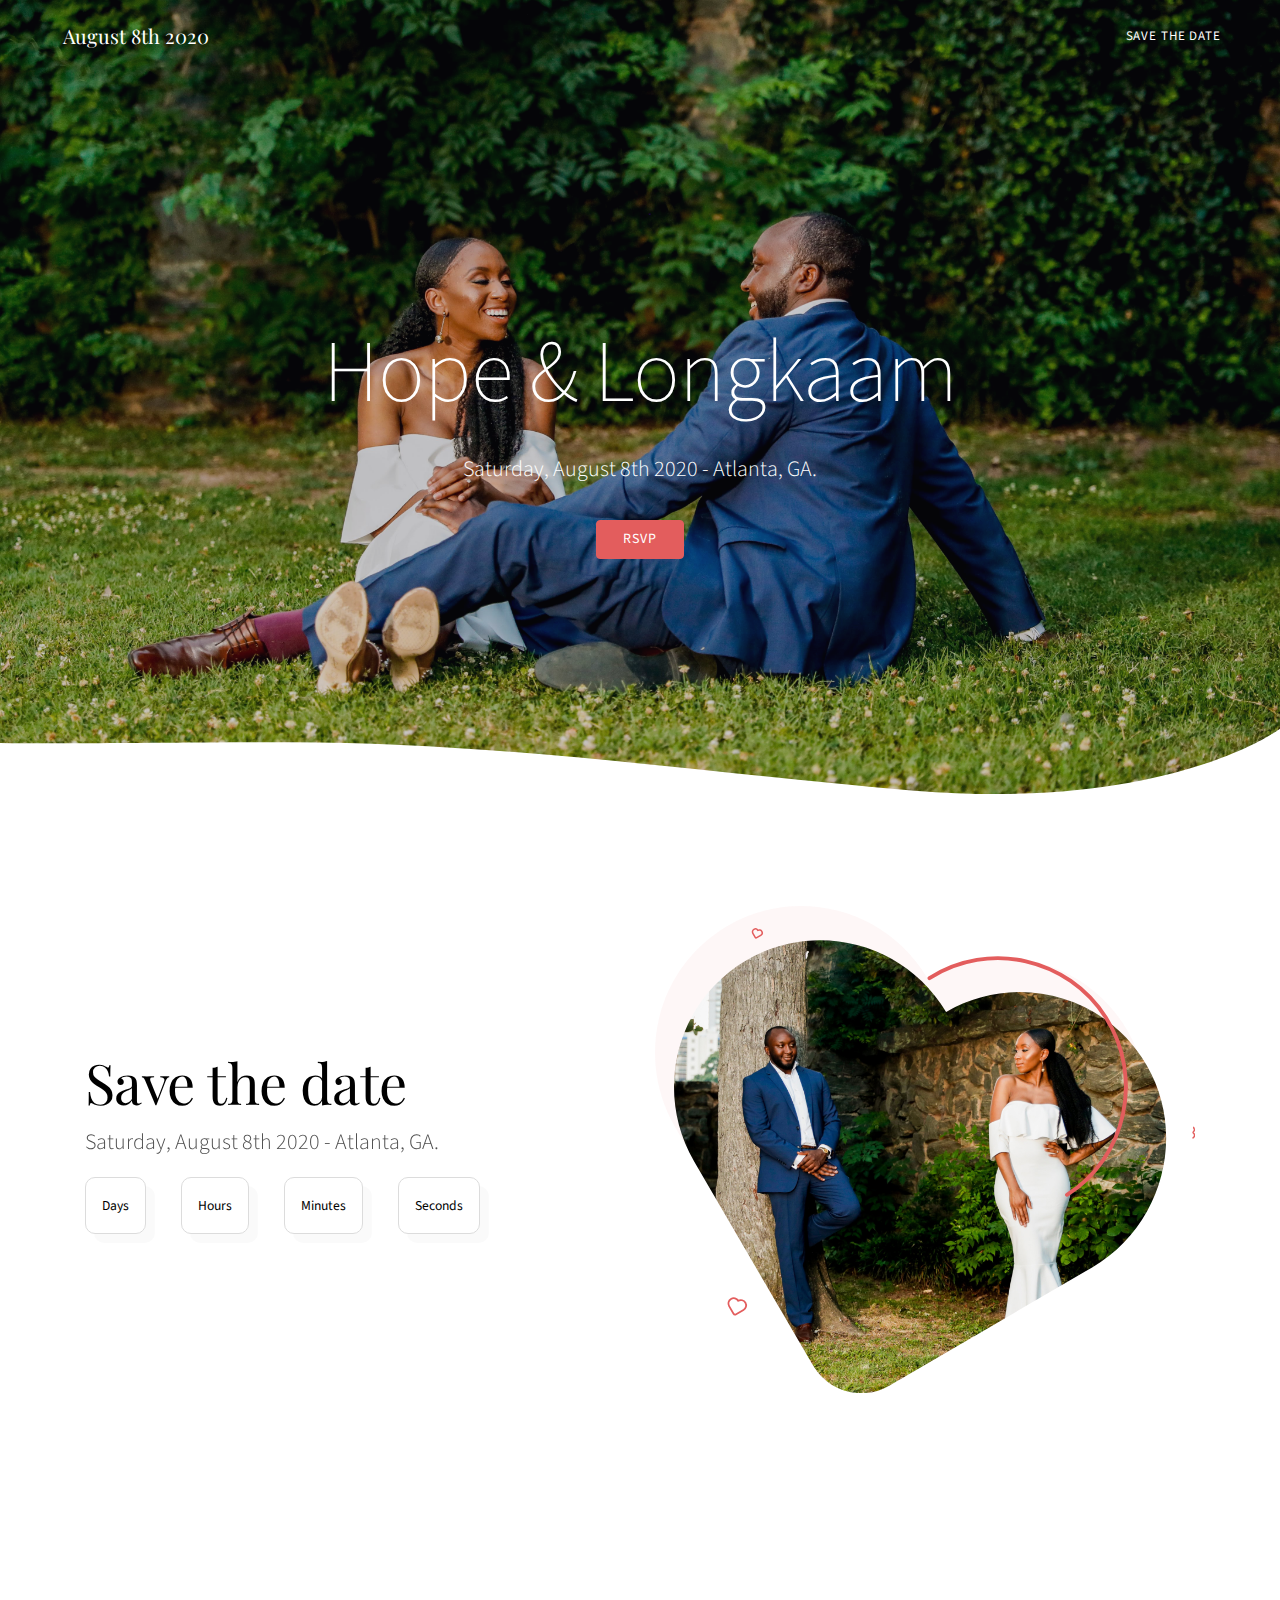
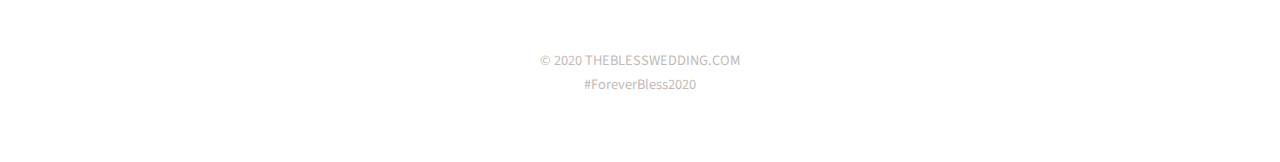
<file: index.html>
<!DOCTYPE html>
<html lang="en">
   <head>
      <!-- Metas -->
      <meta charset="utf-8">
      <title>The Bless Wedding</title>
      <meta name="description" content="">
      <meta name="viewport" content="width=device-width, initial-scale=1.0">
      <!-- Css -->
      <link href="css/bootstrap.css" rel="stylesheet" type="text/css" media="all" />
      <link href="css/main.css" rel="stylesheet" type="text/css" media="all" />
      <link href="css/magnific-popup.css" rel="stylesheet" type="text/css" media="all" />
      <link href="css/fonts.css" rel="stylesheet" type="text/css" media="all" />
      <link href="https://fonts.googleapis.com/css?family=Playfair+Display" rel="stylesheet">
      <link href="https://fonts.googleapis.com/css?family=Source+Sans+Pro:200,300,400,600,700" rel="stylesheet">
   </head>
   <body>
      <!-- Preloader -->
      <div class="loader">
         <!-- Preloader inner -->
         <div class="loader-inner">
            <svg width="120" height="220" viewbox="0 0 100 100" class="loading-spinner" version="1.1" xmlns="http://www.w3.org/2000/svg">
               <circle class="spinner" cx="50" cy="50" r="21" fill="#ffffff" stroke-width="2" />
            </svg>
         </div>
         <!-- End preloader inner -->
      </div>
      <!-- End preloader-->
      <!--Wrapper-->
      <div class="wrapper">

         <!--HEADER-->
         <header class="header default">
            <div class="header-section">
               <!--Container-->
               <div class="container-fluid ">
                  <nav class="navbar navbar-expand-lg header-navbar ml-0 ml-lg-5">
                     <a class="navbar-brand navbar-logo scroll logo-font font-secondary" href="#wrapper">
                        August 8th 2020
                     </a>
                     <button class="navbar-toggler btn-navbar-toggler" type="button" data-toggle="collapse" data-target=".nav-menu" aria-expanded="true" aria-label="Toggle navigation">
                     <span class="fa fa-bars"></span>
                     </button>
                     <div class="nav-menu collapse navbar-collapse navbar-collapse justify-content-end mr-5 ">
                        
                        <ul class=" navbar-nav  header-navbar-nav">
                           <li><a class=" nav-link scroll" href="#date">Save The Date</a></li>
                           <!--<li><a class=" nav-link scroll" href="#location">Wedding Events</a></li>-->
                           <!--<li><a class=" nav-link scroll" href="#rsvp">Rsvp</a></li>-->
                        </ul>
                     </div>
                  </nav>
               </div>
               <!--End container-->
            </div>
         </header>
         <!--END HEADER-->

         <!--HERO-->
         <section class="gradient-overlay">
            <img class="bg-image" src="assets/img/hero-1.jpg" alt="">
            <div class="container">
               <!--row-->
               <div class="row min-vh-80 align-items-center z-index-2 position-relative text-center">
                  <div class="col-12">
                     <h1 class="display-2  text-white mb-4">Hope &amp; Longkaam</h1>
                     <p class="font-weight-300 text-white lead mb-5 ">Saturday, August 8th 2020 - Atlanta, GA. </p>
                     <a href="#rsvp" class="btn btn-primary btn-wide-sm btn-sm  scroll">RSVP</a>
                  </div>
               </div>
               <!--End row-->
            </div>
            <!--End container-->
            <div class="curved-decoration ">
               <svg width="100%" height="100%" version="1.1" xmlns="http://www.w3.org/2000/svg" xmlns:xlink="http://www.w3.org/1999/xlink" x="0px" y="0px"
                  viewBox="0 0 2560 168.6227" enable-background="new 0 0 2560 168.6227" xml:space="preserve">
                  <g>
                  </g>
                  <g>
                     <path d="M2560,0c0,0-219.6543,165.951-730.788,124.0771c-383.3156-31.4028-827.2138-96.9514-1244.7139-96.9514
                        c-212.5106,0-439,3.5-584.4982,1.5844l0,139.9126h2560V0z"/>
                  </g>
                  </svg>
            </div>
         </section>
         <!--END HERO-->

         <!--SAVE THE DATE-->
         <section id="date" class=" ">
            <div class="container spacer-double-lg">
               <div class="std row justify-content-lg-between align-items-center">
                  <div class="col-md-6 mb-5 mb-md-0">
                     <div class="pr-md-4">
                        <h1 class="font-secondary display-4">Save the date</h1>
                        <p class="lead font-weight-300 text-dark-gray opacity-8">Saturday, August 8th 2020 - Atlanta, GA.</p>
                        <div class="countdown">
                          <ul>
                            <li><span id="days"></span>Days</li>
                            <li><span id="hours"></span>Hours</li>
                            <li><span id="minutes"></span>Minutes</li>
                            <li><span id="seconds"></span>Seconds</li>
                          </ul>
                        </div>
                     </div>
                  </div>
                  <div class="col-md-6">
                     <div class="svg-mask-container">
                        <svg version="1.1" id="p.svg" xmlns="http://www.w3.org/2000/svg" xmlns:xlink="http://www.w3.org/1999/xlink" x="0px" y="0px" viewBox="0 0 980.2914 884.5557" enable-background="new 0 0 980.2914 884.5557" xml:space="preserve">
                           <path opacity="0.05" fill="#E35D5D" d="M493.9887,130.1238L493.9887,130.1238C419.5373,4.797,257.8407-37.3296,131.6182,36.1312
                              C4.3062,110.2269-37.5245,274.4576,36.6059,401.6698l215.8423,370.3983c28.1165,48.2495,90.0233,64.5706,138.2729,36.4541
                              l368.4115-214.6845c127.2958-74.1791,172.7084-240.1479,98.7059-367.5465C783.976,99.1337,621.0024,56.1091,493.9887,130.1238z" />
                           <path fill="none" stroke="#E35D5D" stroke-width="3.1978" stroke-miterlimit="10" d="M151.0414,716.6817L151.0414,716.6817
                              c-2.6854-4.5204-8.5175-6.0399-13.0702-3.3902c-4.592,2.6725-6.1008,8.5961-3.427,13.1844l7.7851,13.3598
                              c1.0141,1.7403,3.247,2.3289,4.9873,1.3148l13.2881-7.7433c4.5914-2.6756,6.2294-8.6618,3.5602-13.257
                              C161.5008,715.5639,155.6226,714.0121,151.0414,716.6817z" />
                           <path fill="none" stroke="#E35D5D" stroke-width="2.7402" stroke-miterlimit="10" d="M186.6779,44.1803L186.6779,44.1803
                              c-1.4613-2.4599-4.635-3.2867-7.1125-1.8449c-2.4988,1.4543-3.3199,4.6778-1.8649,7.1747l4.2365,7.2701
                              c0.5519,0.947,1.767,1.2674,2.714,0.7155l7.2311-4.2138c2.4985-1.456,3.3899-4.7136,1.9374-7.2141
                              C192.3697,43.572,189.1709,42.7276,186.6779,44.1803z" />
                           <path fill="none" stroke="#E35D5D" stroke-width="2.5752" stroke-miterlimit="10" d="M978.3951,400.8979
                              c-0.5042,0.934-0.5042,2.0591,0,2.993c0.3052,0.4453,0.5839,0.9083,0.835,1.3862c0.5513,1.3705-0.4096,2.8669-1.3862,3.9854
                              c-0.6144,0.7089-1.3075,1.6697-0.8979,2.5203c0.1919,0.3133,0.4371,0.5904,0.7246,0.8192c2.0887,2.0325,2.1343,5.3734,0.1018,7.4622
                              c-0.5895,0.6058-1.3159,1.0612-2.1182,1.3277" />
                           <defs>
                              <mask id="mask">
                                 <path fill="#ffffff" d="M528.4855,192.3897L528.4855,192.3897C454.034,67.0629,292.3375,24.9363,166.115,98.3971
                                    C38.8029,172.4928-3.0277,336.7236,71.1027,463.9358L286.945,834.3341c28.1165,48.2495,90.0233,64.5706,138.2729,36.4541
                                    l368.4115-214.6845c127.2958-74.1792,172.7084-240.1479,98.7059-367.5465C818.4728,161.3996,655.4992,118.375,528.4855,192.3897z" />
                              </mask>
                           </defs>
                           <image mask="url(#mask)" width="981" height="885" xlink:href="assets/img/std-2.jpg" />
                           <g>
                              <path fill="none" stroke="#E35D5D" stroke-width="7" stroke-linecap="round" stroke-miterlimit="10" d="M747.8805,524.349
                                 c108.1955-68.637,139.1927-213.677,70.5558-321.8725S606.4696,62.2462,498.2741,130.8832l0,0" />
                           </g>
                        </svg>
                     </div>
                  </div>
               </div>
            </div>
            <!--<div class="curved-decoration">
               <svg  width="100%" height="100%" class="bg-secondary-svg" version="1.1" xmlns="http://www.w3.org/2000/svg" xmlns:xlink="http://www.w3.org/1999/xlink" x="0px" y="0px"
                   viewBox="0 0 2560 168.6227" enable-background="new 0 0 2560 168.6227" xml:space="preserve">
               <g>
               </g>
               <g>
                  <path d="M0,0c0,0,219.6543,165.951,730.788,124.0771c383.3156-31.4028,827.2139-96.9514,1244.7139-96.9514
                     c212.5106,0,438.9999,3.5,584.4982,1.5844v139.9126H0V0z"/>
               </g>
               </svg>
            </div>-->
         </section>
         <!--END SAVE THE DATE-->


         <!--FOOTER-->
         <section id="story" class="spacer-one-top-lg">       
            <section class="footer-copyright spacer-double-sm bg-white text-center">
               <p class="text-uppercase small text-muted d-block mb-0">&copy; 2020 theblesswedding.com</p>
               <p class="text-muted small d-block mb-0">#ForeverBless2020</p>
            </section>
               <!--To the top-->
               <a class="scroll-to-top scroll" href="#wrapper">
                  <svg version="1.1" xmlns="http://www.w3.org/2000/svg" xmlns:xlink="http://www.w3.org/1999/xlink" x="0px" y="0px" viewBox="0 0 273.1091 238.2098" enable-background="new 0 0 273.1091 238.2098" xml:space="preserve">
                     <path fill="#E25D5D" d="M136.7428,23.457L136.7428,23.457C105.6324-7.6197,55.2286-7.8699,23.8161,23.0177
                        c-31.6835,31.1545-31.6582,82.277-0.501,113.9287l90.7191,92.1591c11.8174,12.005,31.1293,12.1571,43.1343,0.3396l91.6648-90.2325
                        c31.6726-31.1777,32.5645-83.0754,1.4308-114.7912C219.1893-7.2342,168.3452-7.6516,136.7428,23.457z" />
                     <path fill="#FFFFFF" d="M110.7149,123.5662l-2.9542-2.9542c-1.2509-1.2509-1.2509-3.2736,0-4.5112l25.8562-25.8695
                        c1.2509-1.2509,3.2736-1.2509,4.5112,0l25.8562,25.8562c1.2509,1.2509,1.2509,3.2736,0,4.5112l-2.9542,2.9542
                        c-1.2642,1.2642-3.3268,1.2376-4.5644-0.0532l-15.2635-16.0221v38.2454c0,1.7699-1.4239,3.1938-3.1938,3.1938H133.75
                        c-1.7699,0-3.1938-1.4239-3.1938-3.1938v-38.2454l-15.2769,16.0354C114.0418,124.8171,111.9791,124.8437,110.7149,123.5662z" />
                  </svg>
               </a>
               <!-- End to the top -->
         <!--END FOOTER-->
      </div>
      <!-- End wrapper-->
      <!--Javascript-->
      <script src="js/jquery-1.12.4.min.js"></script>
      <script src="js/bootstrap.min.js"></script>
      <script src="js/smooth-scroll.js"></script>
      <script src="js/jquery.magnific-popup.min.js"></script>
      <script src="js/countdown.js"></script>
      <script src="js/placeholders.min.js"></script>
      <script src="js/instafeed.min.js"></script>
      <script src="js/script.js"></script>
      <!-- Google analytics -->
      <!-- End google analytics -->
   </body>
</html>
<!-- 
   https://beatpb.club/search/epub/16/7// -->
</file>
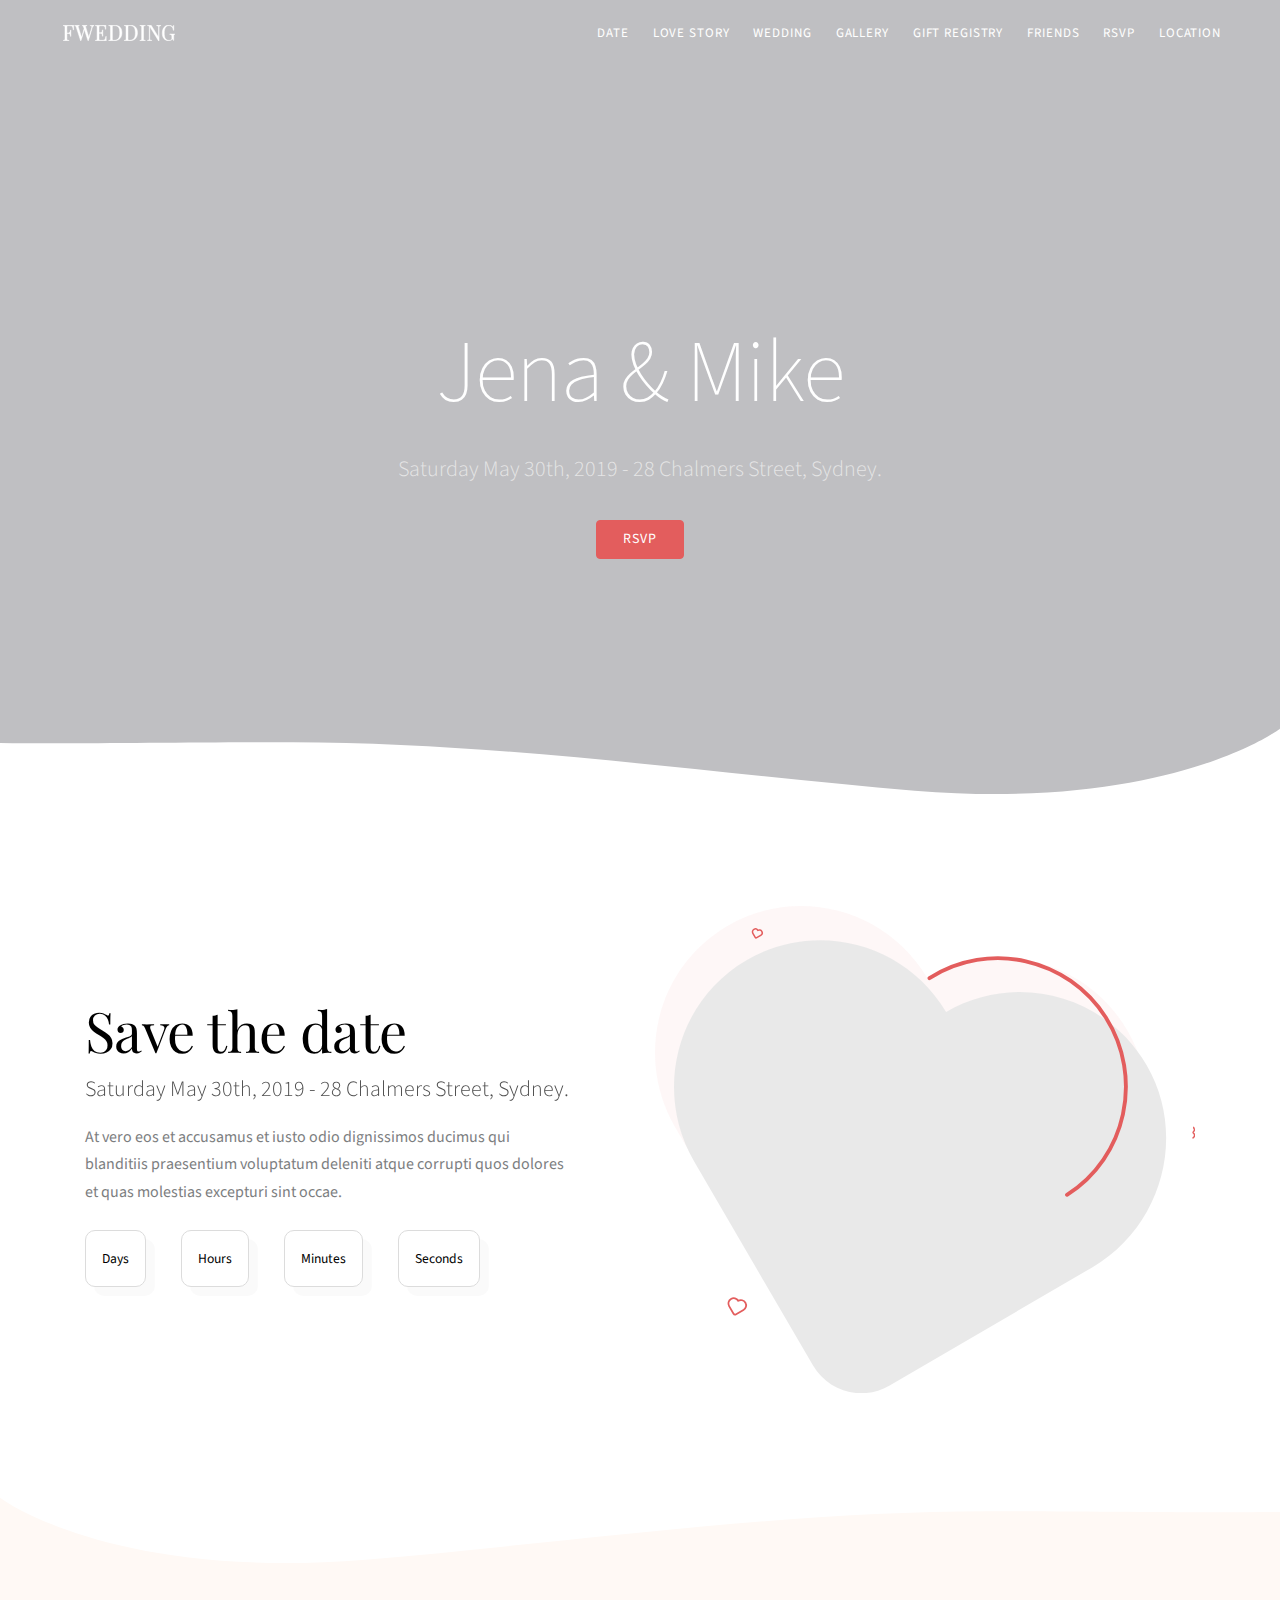
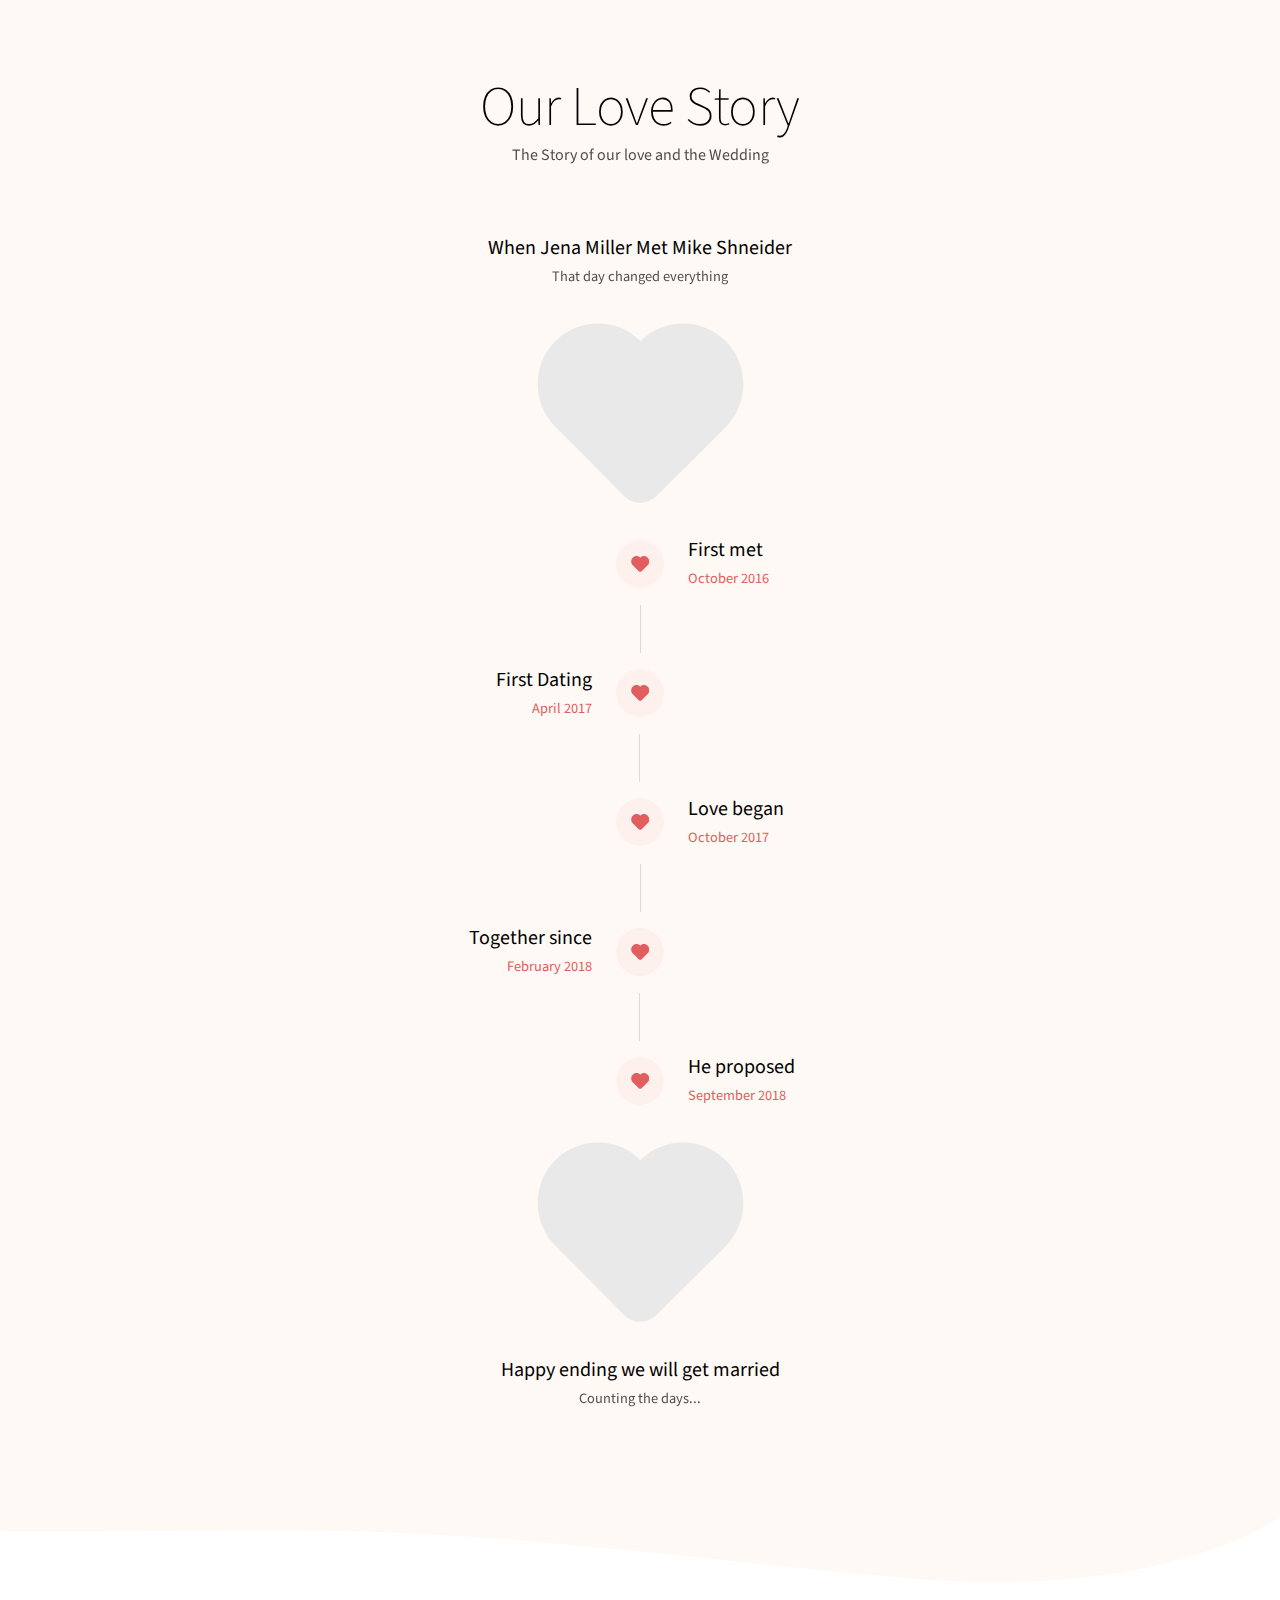
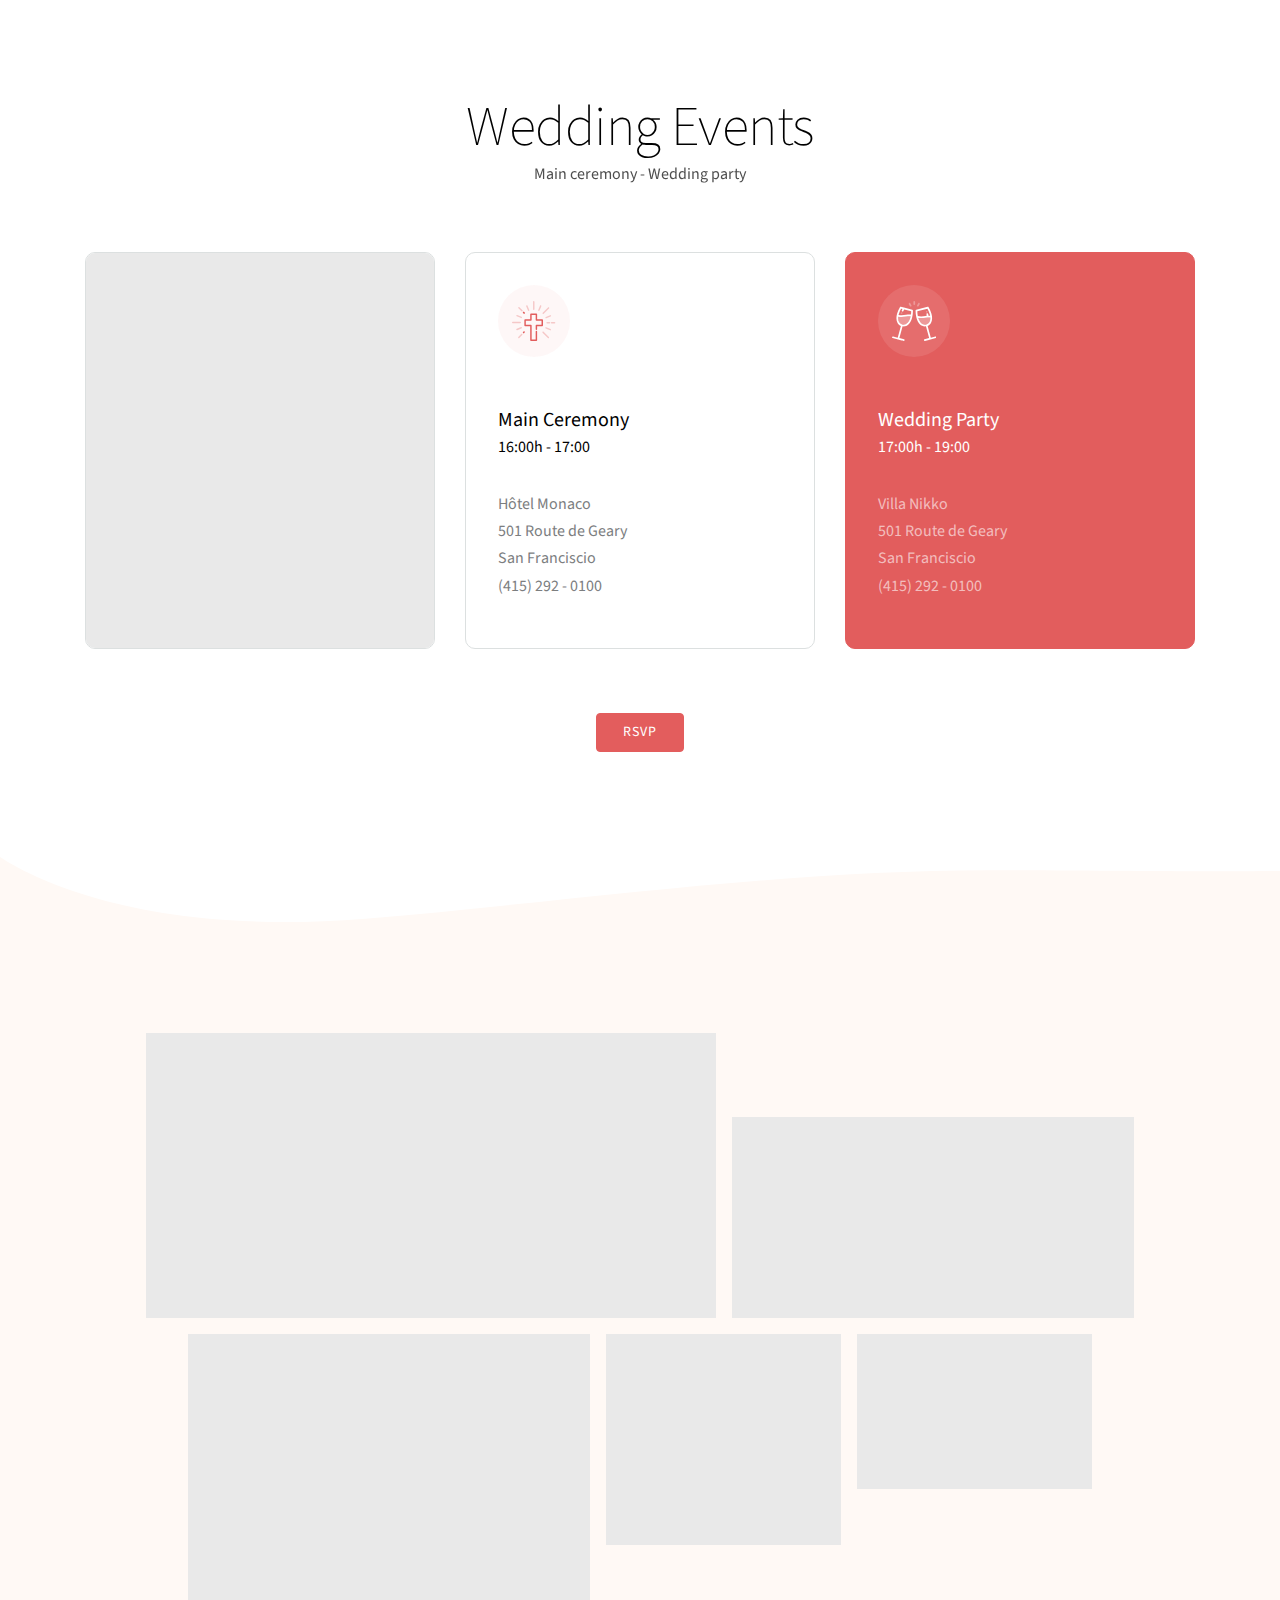
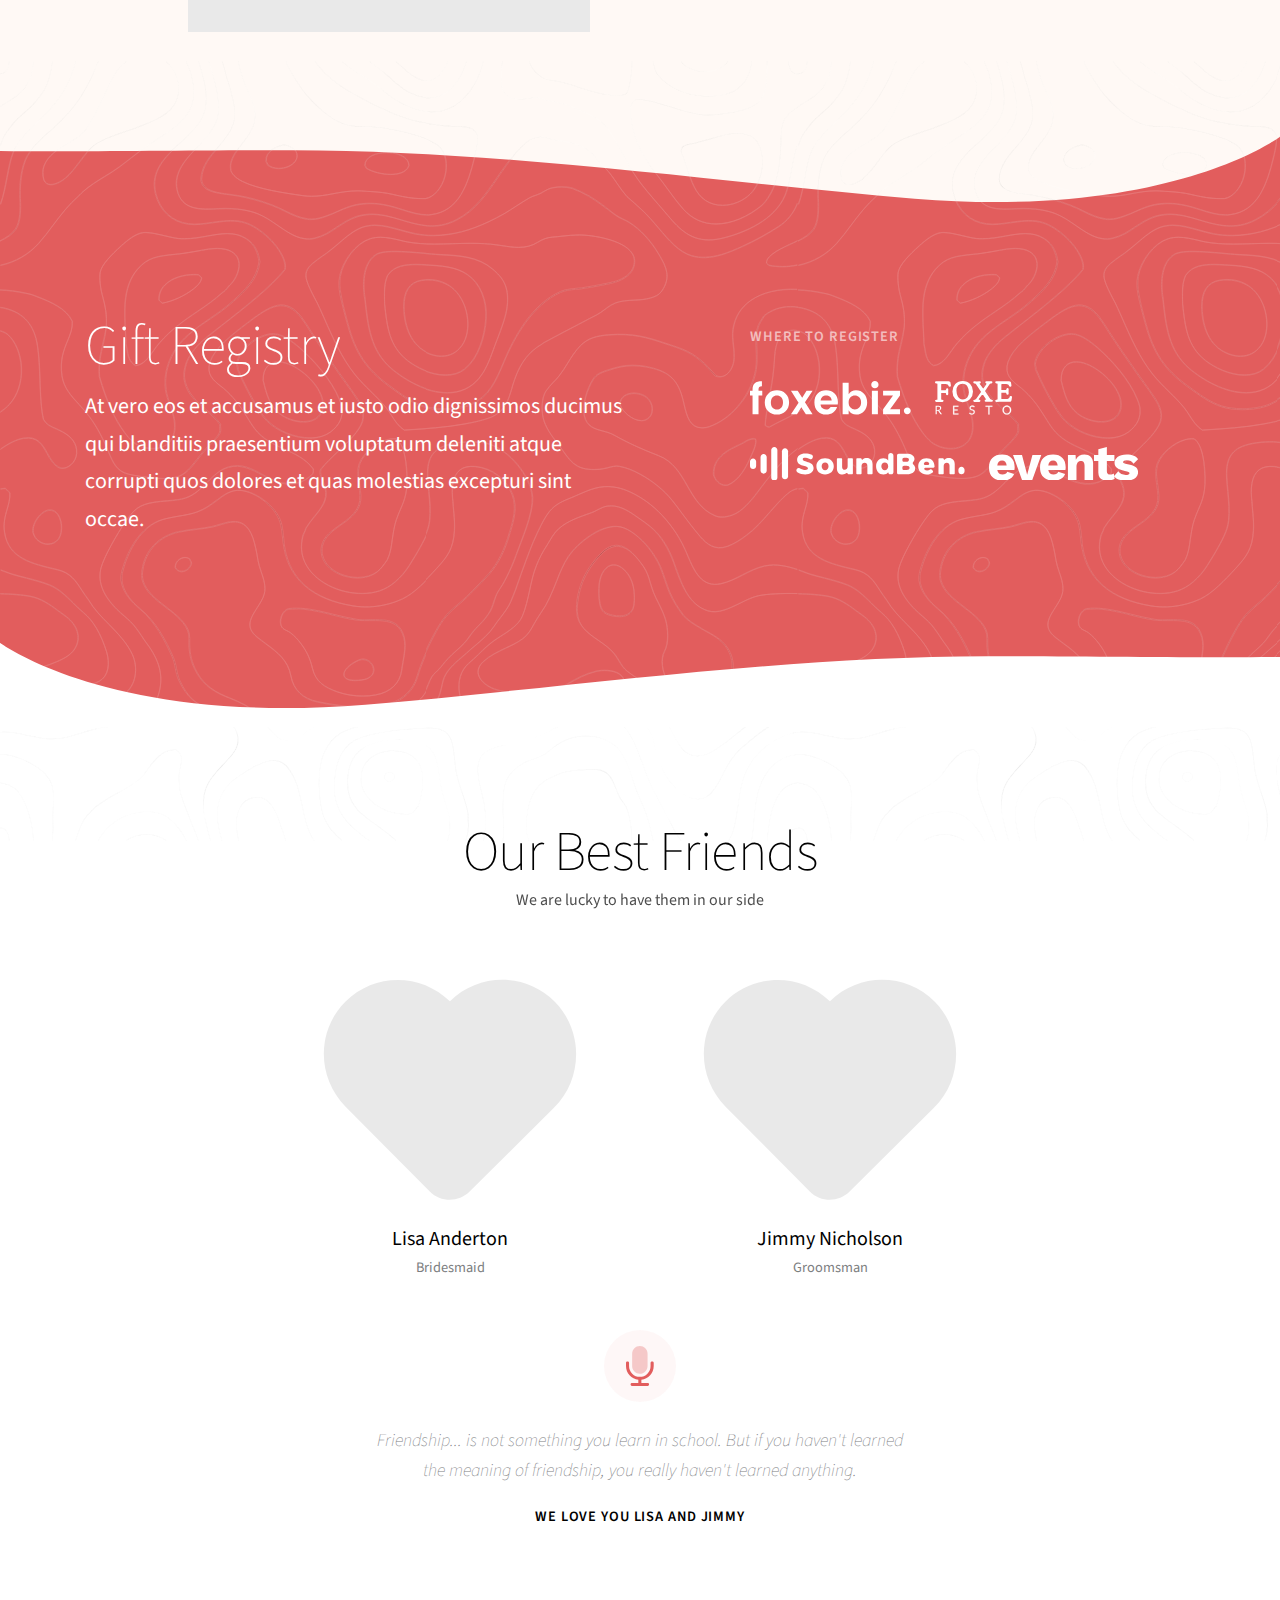
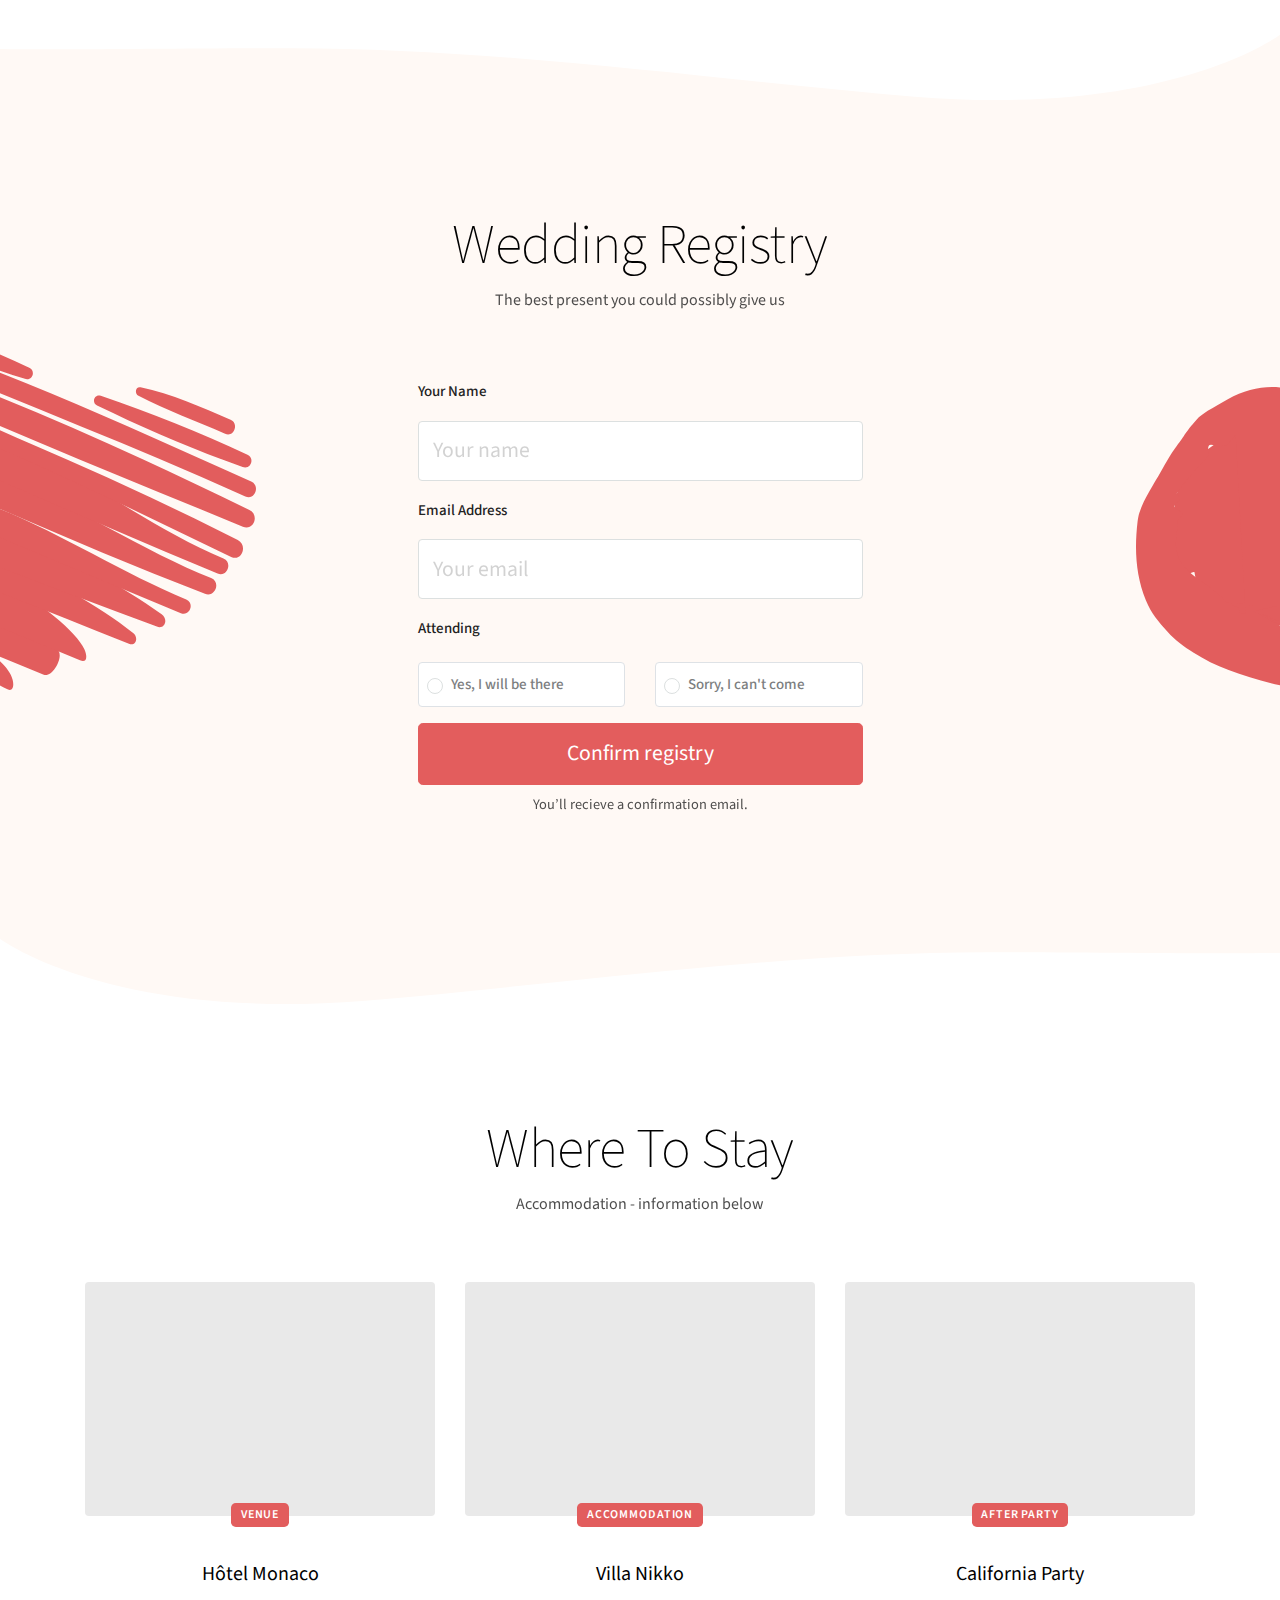
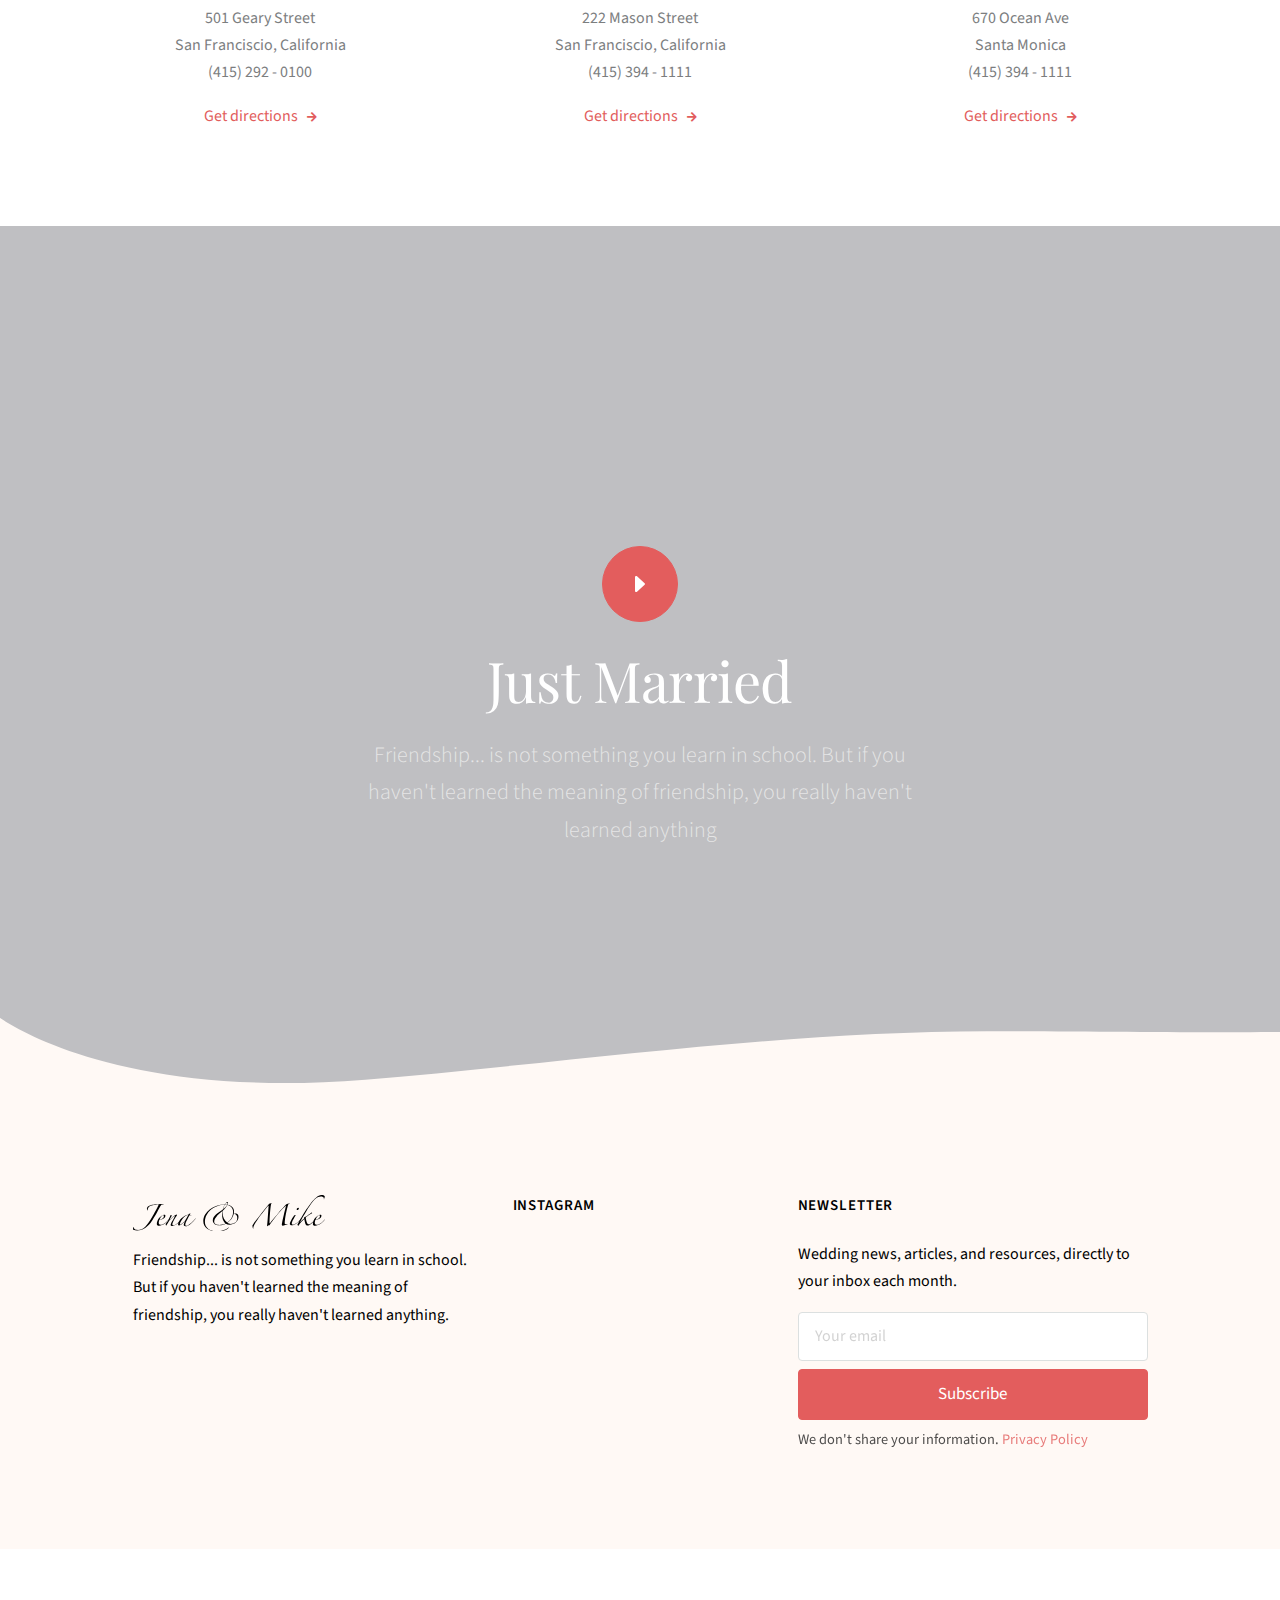
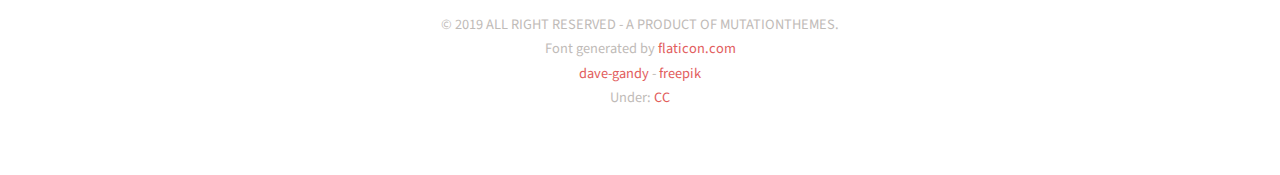
<file: test.html>
<!DOCTYPE html>
<html lang="en">
   <head>
      <!-- Metas -->
      <meta charset="utf-8">
      <title>The Bless Wedding</title>
      <meta name="description" content="">
      <meta name="viewport" content="width=device-width, initial-scale=1.0">
      <!-- Css -->
      <link href="css/bootstrap.css" rel="stylesheet" type="text/css" media="all" />
      <link href="css/main.css" rel="stylesheet" type="text/css" media="all" />
      <link href="css/magnific-popup.css" rel="stylesheet" type="text/css" media="all" />
      <link href="css/fonts.css" rel="stylesheet" type="text/css" media="all" />
      <link href="https://fonts.googleapis.com/css?family=Playfair+Display" rel="stylesheet">
      <link href="https://fonts.googleapis.com/css?family=Source+Sans+Pro:200,300,400,600,700" rel="stylesheet">
   </head>
   <body>
      <!-- Preloader -->
      <div class="loader">
         <!-- Preloader inner -->
         <div class="loader-inner">
            <svg width="120" height="220" viewbox="0 0 100 100" class="loading-spinner" version="1.1" xmlns="http://www.w3.org/2000/svg">
               <circle class="spinner" cx="50" cy="50" r="21" fill="#ffffff" stroke-width="2" />
            </svg>
         </div>
         <!-- End preloader inner -->
      </div>
      <!-- End preloader-->
      <!--Wrapper-->
      <div class="wrapper">
         <!--Header-->
         <header class="header default">
            <div class="header-section">
               <!--Container-->
               <div class="container-fluid ">
                  <nav class="navbar navbar-expand-lg header-navbar ml-0 ml-lg-5">
                     <a class=" navbar-brand navbar-logo scroll" href="#wrapper">
                     <img class="mb-0 logo-light" src="assets/svg/logo-light.svg" alt="">
                     <img class="mb-0 logo-dark" src="assets/svg/logo-dark.svg" alt="">
                     </a>
                     <button class="navbar-toggler btn-navbar-toggler" type="button" data-toggle="collapse" data-target=".nav-menu" aria-expanded="true" aria-label="Toggle navigation">
                     <span class="fa fa-bars"></span>
                     </button>
                     <div class="nav-menu collapse navbar-collapse navbar-collapse justify-content-end mr-5 ">
                        <ul class=" navbar-nav  header-navbar-nav">
                           <li><a class=" nav-link scroll" href="#resto">Date</a></li>
                           <li><a class=" nav-link scroll" href="#story">Love Story</a></li>
                           <li><a class=" nav-link scroll" href="#wedding">Wedding</a></li>
                           <li><a class=" nav-link scroll" href="#gallery">Gallery</a></li>
                           <li><a class=" nav-link scroll" href="#gift">Gift Registry</a></li>
                           <li><a class=" nav-link scroll" href="#friends">Friends</a></li>
                           <li><a class=" nav-link scroll" href="#rsvp">Rsvp</a></li>
                           <li><a class=" nav-link scroll" href="#location">Location</a></li>
                        </ul>
                     </div>
                  </nav>
               </div>
               <!--End container-->
            </div>
         </header>
         <!--End header-->
         <!--Hero section-->
         <section class="gradient-overlay gradient-overlay-dark ">
            <img class="bg-image" src="assets/img/1.jpg" alt="">
            <div class="container">
               <!--row-->
               <div class="row min-vh-80 align-items-center z-index-2 position-relative text-center">
                  <div class="col-12">
                     <h1 class="display-2  text-white mb-4">Jena &amp; Mike</h1>
                     <p class="font-weight-300 text-light  lead mb-5 ">Saturday May 30th, 2019 - 28 Chalmers Street, Sydney. </p>
                     <a href="#rsvp" class="btn btn-primary btn-wide-sm btn-sm  scroll">RSVP</a>
                  </div>
               </div>
               <!--End row-->
            </div>
            <!--End container-->
            <div class="curved-decoration ">


              <svg width="100%" height="100%" version="1.1" xmlns="http://www.w3.org/2000/svg" xmlns:xlink="http://www.w3.org/1999/xlink" x="0px" y="0px"
    viewBox="0 0 2560 168.6227" enable-background="new 0 0 2560 168.6227" xml:space="preserve">
<g>
</g>
<g>
   <path d="M2560,0c0,0-219.6543,165.951-730.788,124.0771c-383.3156-31.4028-827.2138-96.9514-1244.7139-96.9514
      c-212.5106,0-439,3.5-584.4982,1.5844l0,139.9126h2560V0z"/>
</g>
</svg>
            </div>
         </section>
         <!--End hero section-->
         <!--Date section-->
         <section id="resto" class=" ">
            <div class="container spacer-double-lg">
               <div class="row justify-content-lg-between align-items-center">
                  <div class="col-md-6 mb-5 mb-md-0">
                     <div class="pr-md-4">
                        <h1 class="font-secondary display-4">Save the date</h1>
                        <p class="lead font-weight-300 text-dark-gray opacity-8">Saturday May 30th, 2019 - 28 Chalmers Street, Sydney.</p>
                        <p class="mb-4 pr-5">At vero eos et accusamus et iusto odio dignissimos ducimus qui blanditiis praesentium voluptatum deleniti atque corrupti quos dolores et quas molestias excepturi sint occae.</p>
                        <div class="countdown">
                          <ul>
                            <li><span id="days"></span>Days</li>
                            <li><span id="hours"></span>Hours</li>
                            <li><span id="minutes"></span>Minutes</li>
                            <li><span id="seconds"></span>Seconds</li>
                          </ul>
                        </div>
                     </div>
                  </div>
                  <div class="col-md-6">
                     <div class="svg-mask-container">
                        <svg version="1.1" id="p.svg" xmlns="http://www.w3.org/2000/svg" xmlns:xlink="http://www.w3.org/1999/xlink" x="0px" y="0px" viewBox="0 0 980.2914 884.5557" enable-background="new 0 0 980.2914 884.5557" xml:space="preserve">
                           <path opacity="0.05" fill="#E35D5D" d="M493.9887,130.1238L493.9887,130.1238C419.5373,4.797,257.8407-37.3296,131.6182,36.1312
                              C4.3062,110.2269-37.5245,274.4576,36.6059,401.6698l215.8423,370.3983c28.1165,48.2495,90.0233,64.5706,138.2729,36.4541
                              l368.4115-214.6845c127.2958-74.1791,172.7084-240.1479,98.7059-367.5465C783.976,99.1337,621.0024,56.1091,493.9887,130.1238z" />
                           <path fill="none" stroke="#E35D5D" stroke-width="3.1978" stroke-miterlimit="10" d="M151.0414,716.6817L151.0414,716.6817
                              c-2.6854-4.5204-8.5175-6.0399-13.0702-3.3902c-4.592,2.6725-6.1008,8.5961-3.427,13.1844l7.7851,13.3598
                              c1.0141,1.7403,3.247,2.3289,4.9873,1.3148l13.2881-7.7433c4.5914-2.6756,6.2294-8.6618,3.5602-13.257
                              C161.5008,715.5639,155.6226,714.0121,151.0414,716.6817z" />
                           <path fill="none" stroke="#E35D5D" stroke-width="2.7402" stroke-miterlimit="10" d="M186.6779,44.1803L186.6779,44.1803
                              c-1.4613-2.4599-4.635-3.2867-7.1125-1.8449c-2.4988,1.4543-3.3199,4.6778-1.8649,7.1747l4.2365,7.2701
                              c0.5519,0.947,1.767,1.2674,2.714,0.7155l7.2311-4.2138c2.4985-1.456,3.3899-4.7136,1.9374-7.2141
                              C192.3697,43.572,189.1709,42.7276,186.6779,44.1803z" />
                           <path fill="none" stroke="#E35D5D" stroke-width="2.5752" stroke-miterlimit="10" d="M978.3951,400.8979
                              c-0.5042,0.934-0.5042,2.0591,0,2.993c0.3052,0.4453,0.5839,0.9083,0.835,1.3862c0.5513,1.3705-0.4096,2.8669-1.3862,3.9854
                              c-0.6144,0.7089-1.3075,1.6697-0.8979,2.5203c0.1919,0.3133,0.4371,0.5904,0.7246,0.8192c2.0887,2.0325,2.1343,5.3734,0.1018,7.4622
                              c-0.5895,0.6058-1.3159,1.0612-2.1182,1.3277" />
                           <defs>
                              <mask id="mask">
                                 <path fill="#ffffff" d="M528.4855,192.3897L528.4855,192.3897C454.034,67.0629,292.3375,24.9363,166.115,98.3971
                                    C38.8029,172.4928-3.0277,336.7236,71.1027,463.9358L286.945,834.3341c28.1165,48.2495,90.0233,64.5706,138.2729,36.4541
                                    l368.4115-214.6845c127.2958-74.1792,172.7084-240.1479,98.7059-367.5465C818.4728,161.3996,655.4992,118.375,528.4855,192.3897z" />
                              </mask>
                           </defs>
                           <image mask="url(#mask)" width="981" height="885" xlink:href="assets/img/mask-lg.jpg" />
                           <g>
                              <path fill="none" stroke="#E35D5D" stroke-width="7" stroke-linecap="round" stroke-miterlimit="10" d="M747.8805,524.349
                                 c108.1955-68.637,139.1927-213.677,70.5558-321.8725S606.4696,62.2462,498.2741,130.8832l0,0" />
                           </g>
                        </svg>
                     </div>
                  </div>
               </div>
            </div>
            <div class="curved-decoration">
<svg  width="100%" height="100%" class="bg-secondary-svg" version="1.1" xmlns="http://www.w3.org/2000/svg" xmlns:xlink="http://www.w3.org/1999/xlink" x="0px" y="0px"
    viewBox="0 0 2560 168.6227" enable-background="new 0 0 2560 168.6227" xml:space="preserve">
<g>
</g>
<g>
   <path d="M0,0c0,0,219.6543,165.951,730.788,124.0771c383.3156-31.4028,827.2139-96.9514,1244.7139-96.9514
      c212.5106,0,438.9999,3.5,584.4982,1.5844v139.9126H0V0z"/>
</g>
</svg>
            </div>
         </section>
         <!--End date section-->
         <section id="story" class=" bg-secondary spacer-one-top-lg">
            <!--Container-->
            <div class="container spacer-one-bottom-lg">
               <!--Row-->
               <div class="row justify-content-center">
                  <div class="col">
                     <div class=" text-center mb-5 pb-5">
                        <h1 class="display-4 mb-0">Our Love Story</h1>
                        <p class="w-md-40 mb-0 mx-auto text-dark-gray opacity-8 ">The Story of our love and the Wedding</p>
                     </div>
                  </div>
               </div>
               <!--End row-->
               <div class="row  justify-content-center">
                  <div class="col-lg-12 text-center">
                     <div class="mb-3 pb-3">
                        <h5 class="mb-0"> When Jena Miller Met Mike Shneider</h5>
                        <span class="small text-dark-gray opacity-8">That day changed everything</span>
                     </div>
                  </div>
                  <div class="col-md-3 d-flex flex-column align-items-center">
                     <div class="mb-3 pb-3 px-4">
                        <div class="svg-mask-container">
                           <svg width="100%" height="100%" version="1.1" xmlns="http://www.w3.org/2000/svg" xmlns:xlink="http://www.w3.org/1999/xlink" x="0px" y="0px" viewBox="0 0 607 532" enable-background="new 0 0 607 532" xml:space="preserve">
                              <defs>
                                 <mask id="mask-small-1">
                                    <path fill="#FFFFFF" d="M303.2954,55.7655L303.2954,55.7655c-68.9887-68.3032-180.269-68.3601-249.3155,0.1402
                                       c-69.6423,69.0921-69.0838,181.9562,0.0139,251.5284l201.1888,202.5704c26.2076,26.3876,68.8445,26.5335,95.2321,0.3258
                                       l201.4838-200.1096c69.6179-69.1431,71.0768-183.7278,2.0303-253.4415C485.013-12.8027,372.7591-13.2244,303.2954,55.7655z" />
                                 </mask>
                              </defs>
                              <image mask="url(#mask-small-1)" width="607" height="532" xlink:href="assets/img/mask-md.jpg" />
                           </svg>
                        </div>
                     </div>
                  </div>
               </div>
               <div class="row">
                  <div class="col d-flex flex-column align-items-center">
                     <ol class="story mb-0">
                        <li>
                           <div class="story-icon bg-icon-primary">
                              <svg version="1.1" class="icon-svg" xmlns="http://www.w3.org/2000/svg" xmlns:xlink="http://www.w3.org/1999/xlink" x="0px" y="0px" viewBox="0 0 107 93" enable-background="new 0 0 107 93" xml:space="preserve">
                                 <path fill="#E25D5D" d="M53.6825,9.4436L53.6825,9.4436C41.6532-2.4793,22.2392-2.5,10.1866,9.4439
                                    c-12.1565,12.0471-12.07,31.7375-0.0219,43.8819l35.08,35.3601c4.5697,4.6061,12.0081,4.6357,16.6142,0.0661l35.1704-34.8918
                                    c12.1523-12.056,12.4179-32.0464,0.3787-44.2154C85.3917-2.5013,65.8078-2.5857,53.6825,9.4436z" />
                              </svg>
                           </div>
                           <div>
                              <h5 class="mb-0">First met</h5>
                              <span class="small text-primary">October 2016</span>
                           </div>
                        </li>
                        <li>
                           <div class="story-icon bg-icon-primary">
                              <svg version="1.1" class="icon-svg" xmlns="http://www.w3.org/2000/svg" xmlns:xlink="http://www.w3.org/1999/xlink" x="0px" y="0px" viewBox="0 0 107 93" enable-background="new 0 0 107 93" xml:space="preserve">
                                 <path fill="#E25D5D" d="M53.6825,9.4436L53.6825,9.4436C41.6532-2.4793,22.2392-2.5,10.1866,9.4439
                                    c-12.1565,12.0471-12.07,31.7375-0.0219,43.8819l35.08,35.3601c4.5697,4.6061,12.0081,4.6357,16.6142,0.0661l35.1704-34.8918
                                    c12.1523-12.056,12.4179-32.0464,0.3787-44.2154C85.3917-2.5013,65.8078-2.5857,53.6825,9.4436z" />
                              </svg>
                           </div>
                           <div>
                              <h5 class="mb-0">First Dating</h5>
                              <span class="small text-primary">April 2017</span>
                           </div>
                        </li>
                        <li>
                           <div class="story-icon bg-icon-primary">
                              <svg  version="1.1" class="icon-svg" xmlns="http://www.w3.org/2000/svg" xmlns:xlink="http://www.w3.org/1999/xlink" x="0px" y="0px" viewBox="0 0 107 93" enable-background="new 0 0 107 93" xml:space="preserve">
                                 <path fill="#E25D5D" d="M53.6825,9.4436L53.6825,9.4436C41.6532-2.4793,22.2392-2.5,10.1866,9.4439
                                    c-12.1565,12.0471-12.07,31.7375-0.0219,43.8819l35.08,35.3601c4.5697,4.6061,12.0081,4.6357,16.6142,0.0661l35.1704-34.8918
                                    c12.1523-12.056,12.4179-32.0464,0.3787-44.2154C85.3917-2.5013,65.8078-2.5857,53.6825,9.4436z" />
                              </svg>
                           </div>
                           <div>
                              <h5 class="mb-0">Love began</h5>
                              <span class="small text-primary">October 2017</span>
                           </div>
                        </li>
                        <li>
                           <div class="story-icon bg-icon-primary">
                              <svg version="1.1" class="icon-svg" xmlns="http://www.w3.org/2000/svg" xmlns:xlink="http://www.w3.org/1999/xlink" x="0px" y="0px" viewBox="0 0 107 93" enable-background="new 0 0 107 93" xml:space="preserve">
                                 <path fill="#E25D5D" d="M53.6825,9.4436L53.6825,9.4436C41.6532-2.4793,22.2392-2.5,10.1866,9.4439
                                    c-12.1565,12.0471-12.07,31.7375-0.0219,43.8819l35.08,35.3601c4.5697,4.6061,12.0081,4.6357,16.6142,0.0661l35.1704-34.8918
                                    c12.1523-12.056,12.4179-32.0464,0.3787-44.2154C85.3917-2.5013,65.8078-2.5857,53.6825,9.4436z" />
                              </svg>
                           </div>
                           <div>
                              <h5 class="mb-0">Together since</h5>
                              <span class="small text-primary">February 2018</span>
                           </div>
                        </li>
                        <li>
                           <div class="story-icon bg-icon-primary">
                              <svg version="1.1" class="icon-svg" xmlns="http://www.w3.org/2000/svg" xmlns:xlink="http://www.w3.org/1999/xlink" x="0px" y="0px" viewBox="0 0 107 93" enable-background="new 0 0 107 93" xml:space="preserve">
                                 <path fill="#E25D5D" d="M53.6825,9.4436L53.6825,9.4436C41.6532-2.4793,22.2392-2.5,10.1866,9.4439
                                    c-12.1565,12.0471-12.07,31.7375-0.0219,43.8819l35.08,35.3601c4.5697,4.6061,12.0081,4.6357,16.6142,0.0661l35.1704-34.8918
                                    c12.1523-12.056,12.4179-32.0464,0.3787-44.2154C85.3917-2.5013,65.8078-2.5857,53.6825,9.4436z" />
                              </svg>
                           </div>
                           <div>
                              <h5 class="mb-0">He proposed</h5>
                              <span class="small text-primary">September 2018</span>
                           </div>
                        </li>
                     </ol>
                  </div>
               </div>
               <div class="row  justify-content-center">
                  <div class="col-md-3 d-flex flex-column align-items-center">
                     <div class="mb-3 pb-3 mt-3 pt-3 px-4">
                        <div class="svg-mask-container">
                           <svg width="100%" height="100%" version="1.1" xmlns="http://www.w3.org/2000/svg" xmlns:xlink="http://www.w3.org/1999/xlink" x="0px" y="0px" viewBox="0 0 607 532" enable-background="new 0 0 607 532" xml:space="preserve">
                              <defs>
                                 <mask id="mask-small-2">
                                    <path fill="#FFFFFF" d="M303.2954,55.7655L303.2954,55.7655c-68.9887-68.3032-180.269-68.3601-249.3155,0.1402
                                       c-69.6423,69.0921-69.0838,181.9562,0.0139,251.5284l201.1888,202.5704c26.2076,26.3876,68.8445,26.5335,95.2321,0.3258
                                       l201.4838-200.1096c69.6179-69.1431,71.0768-183.7278,2.0303-253.4415C485.013-12.8027,372.7591-13.2244,303.2954,55.7655z" />
                                 </mask>
                              </defs>
                              <image mask="url(#mask-small-2)" width="607" height="532" xlink:href="assets/img/mask-md.jpg" />
                           </svg>
                        </div>
                     </div>
                  </div>
                  <div class="col-lg-12 text-center">
                     <div class="">
                        <h5 class="mb-0"> Happy ending we will get married</h5>
                        <span class="small text-dark-gray opacity-8">Counting the days...</span>
                     </div>
                  </div>
               </div>
            </div>
            <!--End container-->
            <div class="curved-decoration ">
               <svg width="100%" height="100%" class="bg-white-svg" version="1.1" xmlns="http://www.w3.org/2000/svg" xmlns:xlink="http://www.w3.org/1999/xlink" x="0px" y="0px"
    viewBox="0 0 2560 168.6227" enable-background="new 0 0 2560 168.6227" xml:space="preserve">
<g>
</g>
<g>
   <path d="M2560,0c0,0-219.6543,165.951-730.788,124.0771c-383.3156-31.4028-827.2138-96.9514-1244.7139-96.9514
      c-212.5106,0-439,3.5-584.4982,1.5844l0,139.9126h2560V0z"/>
</g>
</svg>
            </div>
         </section>
         
         <section id="wedding" class="spacer-one-top-lg">
            <!--Container-->
            <div class="container spacer-one-bottom-lg">
               <!--Row-->
               <div class="row justify-content-center">
                  <div class="col">
                     <div class=" text-center mb-5 pb-5">
                        <h1 class="display-4 mb-0">Wedding Events</h1>
                        <p class="w-md-40 mb-0 mx-auto text-dark-gray opacity-8 ">Main ceremony - Wedding party</p>
                     </div>
                  </div>
               </div>
               <!--End row-->
               <!--Row-->
               <div class="row">
                  <div class="col-md-6 col-lg-4 d-flex mb-4 mb-lg-0 display-state ">
                     <div class="card card-icon-2 card-body justify-content-between">
                        <img class="bg-image" src="assets/img/1.jpg" alt="">
                     </div>
                  </div>
                  <div class="col-md-6 col-lg-4 d-flex mb-4 mb-lg-0">
                     <div class="card card-body justify-content-between">
                        <div class="icon-round mb-5 mb-md-5  bg-icon-primary">
                           <svg class="icon-svg" version="1.1" xmlns="http://www.w3.org/2000/svg" xmlns:xlink="http://www.w3.org/1999/xlink" x="0px" y="0px" viewBox="0 0 156.016 144" enable-background="new 0 0 156.016 144" xml:space="preserve">
                              <g>
                                 <g>
                                    <g>
                                       <path fill="#E25D5D" d="M46.0314,41.7797l-2.7211-2.7211c-1.0296-1.0296-2.6989-1.0296-3.7282,0
                                          c-1.0296,1.0296-1.0296,2.6986,0,3.7282l2.7211,2.7211c0.5147,0.515,1.1896,0.7722,1.864,0.7722
                                          c0.6743,0,1.3496-0.2572,1.864-0.7722C47.0611,44.4783,47.0611,42.8093,46.0314,41.7797z" />
                                    </g>
                                 </g>
                                 <g>
                                    <g>
                                       <path fill="#E25D5D" d="M45.5076,109.9846c-1.029-1.0296-2.6983-1.0296-3.7282,0l-2.0709,2.0706
                                          c-1.0296,1.0296-1.0296,2.6989,0,3.7285c0.5147,0.515,1.1896,0.7722,1.864,0.7722c0.6743,0,1.3496-0.2572,1.864-0.7722
                                          l2.0709-2.0703C46.5372,112.6834,46.5372,111.0142,45.5076,109.9846z" />
                                    </g>
                                 </g>
                                 <g>
                                    <g>
                                       <g>
                                          <path fill="#E25D5D" d="M108.9037,65.5264H90.4893V47.7202c0-1.4559-1.1799-2.6364-2.6364-2.6364H68.1625
                                             c-1.4559,0-2.6364,1.1805-2.6364,2.6364v17.8062H47.1113c-1.4559,0-2.6364,1.1805-2.6364,2.6364v19.69
                                             c0,1.456,1.1805,2.6364,2.6364,2.6364h18.4148v50.8743c0,1.4559,1.1805,2.6364,2.6364,2.6364h19.6903
                                             c1.4562,0,2.6364-1.1805,2.6364-2.6364v-31.784c0-1.4559-1.1799-2.6364-2.6364-2.6364c-1.4566,0-2.6364,1.1805-2.6364,2.6364
                                             v29.1476H70.7986V87.8528c0-1.4559-1.1805-2.6364-2.6364-2.6364H49.7474V70.7992h18.4148c1.4559,0,2.6364-1.1805,2.6364-2.6364
                                             V50.3566h14.4178v17.8062c0,1.4559,1.1799,2.6364,2.6364,2.6364h18.4145v14.4175H87.8528c-1.4563,0-2.6364,1.1805-2.6364,2.6364
                                             v13.759c0,1.4559,1.1799,2.6364,2.6364,2.6364c1.4566,0,2.6364-1.1805,2.6364-2.6364V90.4896h18.4145
                                             c1.4562,0,2.6364-1.1805,2.6364-2.6364v-19.69C111.5401,66.7069,110.36,65.5264,108.9037,65.5264z" />
                                       </g>
                                    </g>
                                    <g opacity="0.3">
                                       <g>
                                          <g>
                                             <path fill="#E25D5D" d="M78.3782,0c-1.4559,0-2.6364,1.1805-2.6364,2.6364v27.1434c0,1.4559,1.1805,2.6364,2.6364,2.6364
                                                c1.4563,0,2.6364-1.1805,2.6364-2.6364V2.6364C81.0146,1.1802,79.8348,0,78.3782,0z" />
                                          </g>
                                       </g>
                                       <g>
                                          <g>
                                             <path fill="#E25D5D" d="M153.3795,75.7418h-10.9263c-1.4562,0-2.6364,1.1805-2.6364,2.6364
                                                c0,1.4559,1.1802,2.6364,2.6364,2.6364h10.9263c1.4563,0,2.6364-1.1805,2.6364-2.6364
                                                C156.016,76.9223,154.8355,75.7418,153.3795,75.7418z" />
                                          </g>
                                       </g>
                                       <g>
                                          <g>
                                             <path fill="#E25D5D" d="M135.1888,75.7418h-8.9526c-1.4562,0-2.6364,1.1805-2.6364,2.6364
                                                c0,1.4559,1.1802,2.6364,2.6364,2.6364h8.9526c1.4562,0,2.6364-1.1805,2.6364-2.6364
                                                C137.8252,76.9223,136.645,75.7418,135.1888,75.7418z" />
                                          </g>
                                       </g>
                                       <g>
                                          <g>
                                             <path fill="#E25D5D" d="M133.4302,23.1099c-1.03-1.0296-2.6989-1.0296-3.7285,0l-19.1933,19.1933
                                                c-1.0296,1.0296-1.0296,2.6986,0,3.7282c0.5147,0.515,1.1896,0.7722,1.864,0.7722c0.6746,0,1.3496-0.2572,1.8646-0.7722
                                                l19.1933-19.1933C134.4599,25.8085,134.4599,24.1389,133.4302,23.1099z" />
                                          </g>
                                       </g>
                                       <g>
                                          <g>
                                             <path fill="#E25D5D" d="M37.6864,33.434l-10.848-10.848c-1.0293-1.0296-2.6986-1.0296-3.7282,0
                                                c-1.0296,1.0296-1.0296,2.6986,0,3.7282l10.848,10.848c0.5147,0.515,1.1896,0.7722,1.864,0.7722
                                                c0.6743,0,1.3496-0.2572,1.864-0.7722C38.716,36.1326,38.716,34.4637,37.6864,33.434z" />
                                          </g>
                                       </g>
                                       <g>
                                          <g>
                                             <path fill="#E25D5D" d="M29.7799,75.0013H2.6364C1.1805,75.0013,0,76.1818,0,77.6378c0,1.4559,1.1805,2.6364,2.6364,2.6364
                                                h27.1434c1.4559,0,2.6364-1.1805,2.6364-2.6364C32.4163,76.1818,31.2358,75.0013,29.7799,75.0013z" />
                                          </g>
                                       </g>
                                       <g>
                                          <g>
                                             <path fill="#E25D5D" d="M36.8758,118.6163c-1.0293-1.0293-2.6986-1.0296-3.7282,0l-10.5612,10.5612
                                                c-1.0296,1.0296-1.0296,2.6986,0,3.7282c0.5147,0.515,1.1896,0.7722,1.864,0.7722s1.3496-0.2572,1.864-0.7722l10.5612-10.5612
                                                C37.9055,121.3149,37.9055,119.646,36.8758,118.6163z" />
                                          </g>
                                       </g>
                                       <g>
                                          <g>
                                             <path fill="#E25D5D" d="M132.9067,129.7014l-19.1936-19.1933c-1.03-1.0293-2.6989-1.0296-3.7285,0
                                                c-1.0296,1.0296-1.0296,2.6986,0,3.7282l19.1933,19.1933c0.515,0.515,1.1896,0.7722,1.8643,0.7722s1.3496-0.2572,1.8646-0.7722
                                                C133.9363,132.4,133.9363,130.7307,132.9067,129.7014z" />
                                          </g>
                                       </g>
                                       <g>
                                          <g>
                                             <path fill="#E25D5D" d="M62.3311,32.3014l-6.4067-15.4602c-0.557-1.345-2.0998-1.9837-3.4448-1.4264
                                                c-1.3453,0.5576-1.9837,2.0995-1.4264,3.4448l6.4067,15.4602c0.4208,1.015,1.4023,1.6278,2.4368,1.6278
                                                c0.3364,0,0.6783-0.0646,1.008-0.2014C62.2498,35.1889,62.8881,33.6467,62.3311,32.3014z" />
                                          </g>
                                       </g>
                                       <g>
                                          <g>
                                             <path fill="#E25D5D" d="M140.6036,52.4826c-0.5576-1.3453-2.0992-1.9843-3.4448-1.4267l-15.4599,6.4027
                                                c-1.345,0.557-1.9843,2.0992-1.4273,3.4445c0.4208,1.0156,1.4023,1.6281,2.4371,1.6281c0.3361,0,0.678-0.0646,1.0077-0.2014
                                                l15.4599-6.4027C140.5213,55.3698,141.1606,53.8279,140.6036,52.4826z" />
                                          </g>
                                       </g>
                                       <g>
                                          <g>
                                             <path fill="#E25D5D" d="M104.2208,15.6942c-1.3438-0.5567-2.8869,0.0811-3.4445,1.4264l-6.4067,15.4639
                                                c-0.557,1.3453,0.0817,2.8878,1.4267,3.4448c0.3297,0.1368,0.6713,0.2014,1.0077,0.2014c1.0345,0,2.016-0.6128,2.4368-1.6278
                                                l6.4067-15.4639C106.2051,17.7937,105.5664,16.2519,104.2208,15.6942z" />
                                          </g>
                                       </g>
                                       <g>
                                          <g>
                                             <path fill="#E25D5D" d="M34.5999,56.774l-15.4602-6.4031c-1.345-0.5567-2.8872,0.0817-3.4445,1.4267
                                                c-0.557,1.3453,0.082,2.8872,1.427,3.4445l15.4602,6.4031c0.3297,0.1368,0.6713,0.2014,1.0077,0.2014
                                                c1.0345,0,2.0163-0.6131,2.4368-1.6281C36.5842,58.8732,35.9455,57.331,34.5999,56.774z" />
                                          </g>
                                       </g>
                                       <g>
                                          <g>
                                             <path fill="#E25D5D" d="M35.7441,95.114c-0.557-1.3453-2.0998-1.984-3.4448-1.4267L16.843,100.09
                                                c-1.3453,0.557-1.984,2.0995-1.4267,3.4445c0.4208,1.0153,1.4023,1.6281,2.4368,1.6281c0.3364,0,0.678-0.0646,1.008-0.2014
                                                l15.4562-6.4027C35.6624,98.0015,36.3011,96.4593,35.7441,95.114z" />
                                          </g>
                                       </g>
                                       <g>
                                          <g>
                                             <path fill="#E25D5D" d="M138.8941,100.7756l-15.4599-6.4067c-1.3441-0.5567-2.8872,0.0808-3.4448,1.4261
                                                c-0.5576,1.3453,0.0807,2.8872,1.4264,3.4448l15.4599,6.4067c0.3297,0.1368,0.6716,0.2014,1.008,0.2014
                                                c1.0342,0,2.016-0.6128,2.4368-1.6278C140.8775,102.8752,140.2395,101.333,138.8941,100.7756z" />
                                          </g>
                                       </g>
                                    </g>
                                 </g>
                              </g>
                           </svg>
                        </div>
                        <h5 class="mb-0">Main Ceremony</h5>
                        <h6 class="mb-5">16:00h - 17:00</h6>
                        <p class="text-align-center">Hôtel Monaco
                           <br>501 Route de Geary
                           <br>San Franciscio
                           <br>(415) 292 - 0100
                        </p>
                     </div>
                  </div>
                  <div class="col-md-6 col-lg-4 d-flex ">
                     <div class="card card-body justify-content-between bg-primary text-light">
                        <div class="icon-round mb-3 mb-md-5  bg-icon-white">
                           <svg class="icon-svg" version="1.1" xmlns="http://www.w3.org/2000/svg" xmlns:xlink="http://www.w3.org/1999/xlink" x="0px" y="0px" viewBox="0 0 512 460" enable-background="new 0 0 512 460;" xml:space="preserve">
                              <g>
                                 <g>
                                    <path fill="#FFFFFF" d="M240.8,110.7c-0.1-4.5-3.1-8.3-7.4-9.4L138,76.1c0,0,0,0,0,0L102,66.7c-4.3-1.1-8.8,0.7-11.1,4.4
                                       c-14.4,23.3-25.7,49.3-32.7,75.1c-11.7,43-9.7,79.9,5.7,106.7c9,15.5,22.1,26.9,38.3,33.4L65.6,421.3l-53-14
                                       c-5.3-1.4-10.8,1.8-12.2,7.1c-1.4,5.3,1.8,10.8,7.1,12.2c0,0,62.5,16.5,62.5,16.5c0,0,62.7,16.5,62.7,16.5
                                       c0.9,0.2,1.7,0.3,2.6,0.3c4.4,0,8.5-3,9.7-7.5c1.4-5.3-1.8-10.8-7.1-12.2l-52.9-13.9l36.8-135c3.6,0.5,7.2,0.8,10.8,0.8
                                       c44.6,0,81.4-37.5,98.5-100.3C238,166.1,241.4,138,240.8,110.7z M211.7,186.6c-14.6,53.6-44.2,85.5-79.2,85.5
                                       c-5.1,0-10.3-0.7-15.4-2c-15.4-4.1-27.8-13.5-35.7-27.2c-9.4-16.3-12.6-37.8-9.5-63.1c13.4,2.2,26,3,37.9,3
                                       c19.7,0,37.6-2.2,54.2-4.3c18.8-2.3,35.5-4.4,50.3-2.5C213.5,179.5,212.6,183.1,211.7,186.6z M218,156.3
                                       c-17.7-2.4-36.6-0.1-56.4,2.4c-25.3,3.1-53.7,6.6-86.2,1.4c0.7-2.9,1.4-5.7,2.2-8.7c5.9-21.6,15.1-43.4,26.6-63.5l15.9,4.2
                                       c-2.9,5.6-5.5,11.3-7.6,15.9c-2.2,5,0,11,5.1,13.2c1.3,0.6,2.7,0.9,4.1,0.9c3.8,0,7.5-2.2,9.1-5.9c3.2-7.3,6.4-13.7,9.2-18.8
                                       l80.9,21.3C220.8,131.2,219.8,143.9,218,156.3z" />
                                 </g>
                              </g>
                              <g opacity="0.3">
                                 <g>
                                    <path fill="#FFFFFF" d="M256,0c-5.5,0-10,4.5-10,10v26.1c0,5.5,4.5,10,10,10c5.5,0,10-4.5,10-10V10C266,4.5,261.5,0,256,0z" />
                                 </g>
                              </g>
                              <g opacity="0.3">
                                 <g>
                                    <path fill="#FFFFFF" d="M223.6,49l-13.2-22.6c-2.8-4.8-8.9-6.4-13.7-3.6c-4.8,2.8-6.4,8.9-3.6,13.7l13.2,22.6
                                       c1.9,3.2,5.2,4.9,8.6,4.9c1.7,0,3.5-0.4,5.1-1.4C224.8,59.9,226.4,53.8,223.6,49z" />
                                 </g>
                              </g>
                              <g opacity="0.3">
                                 <g>
                                    <path fill="#FFFFFF" d="M315.3,22.9c-4.8-2.8-10.9-1.2-13.7,3.6L288.4,49c-2.8,4.8-1.2,10.9,3.6,13.7c1.6,0.9,3.3,1.4,5,1.4
                                       c3.4,0,6.8-1.8,8.6-4.9l13.2-22.6C321.7,31.8,320.1,25.7,315.3,22.9z" />
                                 </g>
                              </g>
                              <g opacity="0.3">
                                 <g>
                                    <path fill="#FFFFFF" d="M408.6,120.7C408.6,120.7,408.6,120.7,408.6,120.7c-1.7-5.3-7.2-8.2-12.5-6.7c-5.3,1.6-8.3,7.2-6.7,12.5
                                       c0,0.1,0,0.2,0.1,0.2c1.4,4.3,5.3,7,9.5,7c1,0,2-0.1,3-0.5C407.3,131.6,410.2,126,408.6,120.7z" />
                                 </g>
                              </g>
                              <g opacity="0.3">
                                 <g>
                                    <circle fill="#FFFFFF" cx="110" cy="138" r="10" />
                                 </g>
                              </g>
                              <g>
                                 <g>
                                    <g>
                                       <path fill="#FFFFFF" d="M442,443.1C442,443.1,442,443.1,442,443.1l-62.2,16.4C385.7,458,442,443.1,442,443.1z" />
                                       <path fill="#FFFFFF" d="M379.8,459.5c-0.3,0.1-0.5,0.1-0.5,0.1L379.8,459.5z" />
                                       <path fill="#FFFFFF" d="M511.7,414.4c-1.4-5.3-6.9-8.5-12.2-7.1l-53,14l-36.8-135.1c16.2-6.5,29.4-17.9,38.3-33.4
                                          c15.5-26.8,17.5-63.7,5.8-106.7c-7-25.8-18.3-51.7-32.7-75.1c-2.3-3.7-6.8-5.5-11.1-4.4l-131.3,34.6c-4.3,1.1-7.3,5-7.4,9.4
                                          c-0.5,24.6,2.2,49.7,7.8,73.3c0.1,0.3,0.1,0.7,0.2,1c0.6,2.3,1.1,4.6,1.8,6.8c17.1,62.8,53.9,100.3,98.5,100.3c0,0,0,0,0,0
                                          c3.6,0,7.2-0.3,10.8-0.8l36.8,135l-52.9,13.9c-5.3,1.4-8.5,6.9-7.1,12.2c1.2,4.5,5.2,7.5,9.7,7.5c0.8,0,1.7-0.1,2.6-0.3
                                          l62.7-16.5c0,0,0,0,0,0l62.5-16.5C509.9,425.2,513.1,419.8,511.7,414.4z M291.2,118.7l116.6-30.8c11.6,20,20.8,41.8,26.6,63.5
                                          c1.7,6.3,3.1,12.4,4.2,18.3c-6.1-0.6-12.3-0.7-18.6-0.4c-1.1-7.3-2.7-15-4-20.9c-1.2-5.4-6.6-8.8-12-7.5c-5.4,1.2-8.8,6.6-7.5,12
                                          c1.5,6.7,2.7,12.8,3.5,18.1c-4.5,0.5-9.1,1.1-13.7,1.7c-26,3.3-55.2,7-89.1,1C293.3,155.8,291.3,137.1,291.2,118.7z M379.5,272.1
                                          C379.5,272.1,379.5,272.1,379.5,272.1c-33.2,0-61.6-28.8-76.8-77.4c11.1,1.5,21.8,2.2,31.9,2.2c19.7,0,37.6-2.3,54.2-4.4
                                          c19.6-2.5,36.9-4.7,52.2-2.3c1.2,20.8-2.3,38.7-10.4,52.7c-7.9,13.7-20.3,23.1-35.7,27.2C389.8,271.4,384.6,272.1,379.5,272.1z" />
                                    </g>
                                 </g>
                              </g>
                              <path opacity="0.3" fill="#FFFFFF" d="M211.7,186.6c-14.6,53.6-44.2,85.5-79.2,85.5c-5.1,0-10.3-0.7-15.4-2c-15.4-4.1-27.8-13.5-35.7-27.2
                                 c-9.4-16.3-12.6-37.8-9.5-63.1c13.4,2.2,26,3,37.9,3c19.7,0,37.6-2.2,54.2-4.3c18.8-2.3,35.5-4.4,50.3-2.5
                                 C213.5,179.5,212.6,183.1,211.7,186.6z" />
                              <path opacity="0.3" fill="#FFFFFF" d="M379.5,272.1C379.5,272.1,379.5,272.1,379.5,272.1c-33.2,0-61.6-28.8-76.8-77.4c11.1,1.5,21.8,2.2,31.9,2.2
                                 c19.7,0,37.6-2.3,54.2-4.4c19.6-2.5,36.9-4.7,52.2-2.3c1.2,20.8-2.3,38.7-10.4,52.7c-7.9,13.7-20.3,23.1-35.7,27.2
                                 C389.8,271.4,384.6,272.1,379.5,272.1" />
                           </svg>
                        </div>
                        <h5 class="mb-0 text-white">Wedding Party</h5>
                        <h6 class="mb-5 text-white">17:00h - 19:00</h6>
                        <p class="text-align-center">Villa Nikko
                           <br>501 Route de Geary
                           <br>San Franciscio
                           <br>(415) 292 - 0100
                        </p>
                     </div>
                  </div>
               </div>
               <!--End row-->
               <!--Row-->
               <div class="row">
                  <div class="col">
                     <div class=" text-center mt-5 pt-5">
                        <a href="#rsvp" class="btn btn-primary btn-wide-sm btn-sm  scroll">RSVP</a>
                     </div>
                  </div>
                  <!--End row-->
               </div>
               <!--End container-->
            </div>
            <div class="curved-decoration">
               <svg width="100%" height="100%" class="bg-secondary-svg" version="1.1" xmlns="http://www.w3.org/2000/svg" xmlns:xlink="http://www.w3.org/1999/xlink" x="0px" y="0px" viewBox="0 0 2560 168.6227" enable-background="new 0 0 2560 168.6227" xml:space="preserve">
               <g>
               </g>
               <g>
                  <path d="M0,0c0,0,219.6543,165.951,730.788,124.0771c383.3156-31.4028,827.2139-96.9514,1244.7139-96.9514
                     c212.5106,0,438.9999,3.5,584.4982,1.5844v139.9126H0V0z"></path>
               </g>
               </svg>
            </div>
         </section>

         <section id="gallery" class="bg-secondary ">
            <div class="container spacer-double-lg">
               <div class="col-lg-11 mx-lg-auto">
                  <div class="row justify-content-center card-gutters">
                     <div class="col-7 mb-3">
                        <a href="assets/img/offset/large/1.jpg" class="popup-image hover-effect d-block">
                           <img class="img-fluid" src="assets/img/offset/1.jpg" alt="">
                           <span class="hover-effect-container">
                              <span class="hover-effect-icon has-svg">
                                 <svg version="1.1"  xmlns="http://www.w3.org/2000/svg" xmlns:xlink="http://www.w3.org/1999/xlink" x="0px" y="0px"
                                    viewBox="0 0 73.6404 64.5606" enable-background="new 0 0 73.6404 64.5606" xml:space="preserve">
                                    <g>
                                       <path fill="#E25D5D" d="M36.904,6.66L36.904,6.66C28.5329-1.7395,14.9401-1.8373,6.4502,6.4736
                                          c-8.5632,8.3827-8.5871,22.1694-0.2037,30.724l24.4097,24.9081c3.1797,3.2446,8.3876,3.2973,11.6323,0.1176l24.7745-24.2787
                                          c8.5602-8.3889,8.832-22.3842,0.4549-30.956C59.1567-1.5672,45.4453-1.7103,36.904,6.66z"/>
                                       <path fill="#FFFFFF" d="M44.695,28.8005c0-0.4883-0.3996-0.8879-0.8879-0.8879h-4.4394v-4.4394
                                          c0-0.4883-0.3996-0.8879-0.8879-0.8879h-2.9596c-0.4883,0-0.8879,0.3996-0.8879,0.8879v4.4394h-4.4394
                                          c-0.4883,0-0.8879,0.3995-0.8879,0.8879v2.9596c0,0.4883,0.3996,0.8879,0.8879,0.8879h4.4394v4.4394
                                          c0,0.4883,0.3996,0.8879,0.8879,0.8879h2.9596c0.4883,0,0.8879-0.3996,0.8879-0.8879V32.648h4.4394
                                          c0.4883,0,0.8879-0.3995,0.8879-0.8879V28.8005z"/>
                                    </g>
                                 </svg>
                              </span>
                           </span>
                        </a>
                     </div>
                     <div class="col-5 align-self-end mb-3">
                        <a href="assets/img/offset/large/2.jpg" class="popup-image hover-effect d-block">
                           <img class="img-fluid" src="assets/img/offset/2.jpg" alt="">
                           <span class="hover-effect-container">
                              <span class="hover-effect-icon has-svg">
                                 <svg version="1.1"  xmlns="http://www.w3.org/2000/svg" xmlns:xlink="http://www.w3.org/1999/xlink" x="0px" y="0px"
                                    viewBox="0 0 73.6404 64.5606" enable-background="new 0 0 73.6404 64.5606" xml:space="preserve">
                                    <g>
                                       <path fill="#E25D5D" d="M36.904,6.66L36.904,6.66C28.5329-1.7395,14.9401-1.8373,6.4502,6.4736
                                          c-8.5632,8.3827-8.5871,22.1694-0.2037,30.724l24.4097,24.9081c3.1797,3.2446,8.3876,3.2973,11.6323,0.1176l24.7745-24.2787
                                          c8.5602-8.3889,8.832-22.3842,0.4549-30.956C59.1567-1.5672,45.4453-1.7103,36.904,6.66z"/>
                                       <path fill="#FFFFFF" d="M44.695,28.8005c0-0.4883-0.3996-0.8879-0.8879-0.8879h-4.4394v-4.4394
                                          c0-0.4883-0.3996-0.8879-0.8879-0.8879h-2.9596c-0.4883,0-0.8879,0.3996-0.8879,0.8879v4.4394h-4.4394
                                          c-0.4883,0-0.8879,0.3995-0.8879,0.8879v2.9596c0,0.4883,0.3996,0.8879,0.8879,0.8879h4.4394v4.4394
                                          c0,0.4883,0.3996,0.8879,0.8879,0.8879h2.9596c0.4883,0,0.8879-0.3996,0.8879-0.8879V32.648h4.4394
                                          c0.4883,0,0.8879-0.3995,0.8879-0.8879V28.8005z"/>
                                    </g>
                                 </svg>
                              </span>
                           </span>
                        </a>
                     </div>
                     <div class="col-5">
                        <a href="assets/img/offset/large/3.jpg" class="popup-image hover-effect d-block">
                           <img class="img-fluid" src="assets/img/offset/3.jpg" alt="">
                           <span class="hover-effect-container">
                              <span class="hover-effect-icon has-svg">
                                 <svg version="1.1" xmlns="http://www.w3.org/2000/svg" xmlns:xlink="http://www.w3.org/1999/xlink" x="0px" y="0px"
                                    viewBox="0 0 73.6404 64.5606" enable-background="new 0 0 73.6404 64.5606" xml:space="preserve">
                                    <g>
                                       <path fill="#E25D5D" d="M36.904,6.66L36.904,6.66C28.5329-1.7395,14.9401-1.8373,6.4502,6.4736
                                          c-8.5632,8.3827-8.5871,22.1694-0.2037,30.724l24.4097,24.9081c3.1797,3.2446,8.3876,3.2973,11.6323,0.1176l24.7745-24.2787
                                          c8.5602-8.3889,8.832-22.3842,0.4549-30.956C59.1567-1.5672,45.4453-1.7103,36.904,6.66z"/>
                                       <path fill="#FFFFFF" d="M44.695,28.8005c0-0.4883-0.3996-0.8879-0.8879-0.8879h-4.4394v-4.4394
                                          c0-0.4883-0.3996-0.8879-0.8879-0.8879h-2.9596c-0.4883,0-0.8879,0.3996-0.8879,0.8879v4.4394h-4.4394
                                          c-0.4883,0-0.8879,0.3995-0.8879,0.8879v2.9596c0,0.4883,0.3996,0.8879,0.8879,0.8879h4.4394v4.4394
                                          c0,0.4883,0.3996,0.8879,0.8879,0.8879h2.9596c0.4883,0,0.8879-0.3996,0.8879-0.8879V32.648h4.4394
                                          c0.4883,0,0.8879-0.3995,0.8879-0.8879V28.8005z"/>
                                    </g>
                                 </svg>
                              </span>
                           </span>
                        </a>
                     </div>
                     <div class="col-3">
                        <a href="assets/img/offset/large/4.jpg " class="popup-image hover-effect d-block">
                           <img class="img-fluid" src="assets/img/offset/4.jpg" alt="">
                           <span class="hover-effect-container">
                              <span class="hover-effect-icon has-svg">
                                 <svg version="1.1"  xmlns="http://www.w3.org/2000/svg" xmlns:xlink="http://www.w3.org/1999/xlink" x="0px" y="0px"
                                    viewBox="0 0 73.6404 64.5606" enable-background="new 0 0 73.6404 64.5606" xml:space="preserve">
                                    <g>
                                       <path fill="#E25D5D" d="M36.904,6.66L36.904,6.66C28.5329-1.7395,14.9401-1.8373,6.4502,6.4736
                                          c-8.5632,8.3827-8.5871,22.1694-0.2037,30.724l24.4097,24.9081c3.1797,3.2446,8.3876,3.2973,11.6323,0.1176l24.7745-24.2787
                                          c8.5602-8.3889,8.832-22.3842,0.4549-30.956C59.1567-1.5672,45.4453-1.7103,36.904,6.66z"/>
                                       <path fill="#FFFFFF" d="M44.695,28.8005c0-0.4883-0.3996-0.8879-0.8879-0.8879h-4.4394v-4.4394
                                          c0-0.4883-0.3996-0.8879-0.8879-0.8879h-2.9596c-0.4883,0-0.8879,0.3996-0.8879,0.8879v4.4394h-4.4394
                                          c-0.4883,0-0.8879,0.3995-0.8879,0.8879v2.9596c0,0.4883,0.3996,0.8879,0.8879,0.8879h4.4394v4.4394
                                          c0,0.4883,0.3996,0.8879,0.8879,0.8879h2.9596c0.4883,0,0.8879-0.3996,0.8879-0.8879V32.648h4.4394
                                          c0.4883,0,0.8879-0.3995,0.8879-0.8879V28.8005z"/>
                                    </g>
                                 </svg>
                              </span>
                           </span>
                        </a>
                     </div>
                     <div class="col-3">
                        <a href="assets/img/offset/large/5.jpg" class="popup-image hover-effect d-block">
                           <img class="img-fluid" src="assets/img/offset/5.jpg" alt="">
                           <span class="hover-effect-container">
                              <span class="hover-effect-icon has-svg">
                                 <svg version="1.1" xmlns="http://www.w3.org/2000/svg" xmlns:xlink="http://www.w3.org/1999/xlink" x="0px" y="0px"
                                    viewBox="0 0 73.6404 64.5606" enable-background="new 0 0 73.6404 64.5606" xml:space="preserve">
                                    <g>
                                       <path fill="#E25D5D" d="M36.904,6.66L36.904,6.66C28.5329-1.7395,14.9401-1.8373,6.4502,6.4736
                                          c-8.5632,8.3827-8.5871,22.1694-0.2037,30.724l24.4097,24.9081c3.1797,3.2446,8.3876,3.2973,11.6323,0.1176l24.7745-24.2787
                                          c8.5602-8.3889,8.832-22.3842,0.4549-30.956C59.1567-1.5672,45.4453-1.7103,36.904,6.66z"/>
                                       <path fill="#FFFFFF" d="M44.695,28.8005c0-0.4883-0.3996-0.8879-0.8879-0.8879h-4.4394v-4.4394
                                          c0-0.4883-0.3996-0.8879-0.8879-0.8879h-2.9596c-0.4883,0-0.8879,0.3996-0.8879,0.8879v4.4394h-4.4394
                                          c-0.4883,0-0.8879,0.3995-0.8879,0.8879v2.9596c0,0.4883,0.3996,0.8879,0.8879,0.8879h4.4394v4.4394
                                          c0,0.4883,0.3996,0.8879,0.8879,0.8879h2.9596c0.4883,0,0.8879-0.3996,0.8879-0.8879V32.648h4.4394
                                          c0.4883,0,0.8879-0.3995,0.8879-0.8879V28.8005z"/>
                                    </g>
                                 </svg>
                              </span>
                           </span>
                        </a>
                     </div>
                  </div>
               </div>
            </div>
            <div class="curved-decoration ">
               <svg width="100%" height="100%" class="bg-primary-svg" version="1.1" xmlns="http://www.w3.org/2000/svg" xmlns:xlink="http://www.w3.org/1999/xlink" x="0px" y="0px" viewBox="0 0 2560 168.6227" enable-background="new 0 0 2560 168.6227" xml:space="preserve">
<g>
</g>
<g>
   <path d="M2560,0c0,0-219.6543,165.951-730.788,124.0771c-383.3156-31.4028-827.2138-96.9514-1244.7139-96.9514
      c-212.5106,0-439,3.5-584.4982,1.5844l0,139.9126h2560V0z"></path>
</g>
</svg>
            </div>
         </section>
         <section id="gift" class=" bg-primary">
            <div class="container spacer-double-lg">
               <div class="row justify-content-between z-index-3 position-relative align-items-center">
                  <div class="col-md-6 mb-3 mb-md-0">
                     <h1 class="display-4 text-white">Gift Registry</h1>
                     <p class="lead text-white mb-0">At vero eos et accusamus et iusto odio dignissimos ducimus qui blanditiis praesentium voluptatum deleniti atque corrupti quos dolores et quas molestias excepturi sint occae. </p>
                  </div>
                  <div class="col-md-5">
                     <small class="text-uppercase mb-5 font-weight-600 text-light upper-letter-space">Where to Register</small>
                     <ul class="d-flex flex-wrap list-unstyled">
                        
                       
                        <li class="mr-4 mb-5 ">
<svg version="1.1" class=" icon-logo-svg" xmlns="http://www.w3.org/2000/svg" xmlns:xlink="http://www.w3.org/1999/xlink" x="0px" y="0px"
    viewBox="0 0 91.6685 19.1649" enable-background="new 0 0 91.6685 19.1649" xml:space="preserve">
<g>
   <path d="M6.9955,5.5138v2.7933H4.858v10.6632H1.4573V8.3071H0V5.5138h1.4573V4.7607c0-1.6189,0.429-2.801,1.2876-3.5464
      c0.8581-0.7445,2.2104-1.117,4.0565-1.117v2.8662c-0.7128,0-1.2147,0.1376-1.5062,0.4128C5.0037,3.6518,4.858,4.1135,4.858,4.7607
      v0.7531H6.9955z"/>
   <path d="M10.3962,17.2455c-1.3116-1.279-1.9674-2.9549-1.9674-5.0277s0.6635-3.7406,1.9918-5.0037
      c1.3274-1.2631,2.9755-1.8945,4.9428-1.8945s3.615,0.6314,4.9428,1.8945s1.9918,2.9309,1.9918,5.0037s-0.6678,3.7487-2.0038,5.0277
      c-1.336,1.2799-2.9918,1.9194-4.9673,1.9194C13.3511,19.1649,11.7077,18.5254,10.3962,17.2455z M15.327,16.2743
      c0.9554,0,1.7771-0.3523,2.4654-1.057c0.6879-0.7038,1.0321-1.6999,1.0321-2.9875c0-1.2871-0.3399-2.279-1.0201-2.9755
      c-0.6798-0.6961-1.5019-1.0445-2.4654-1.0445c-0.9635,0-1.7771,0.3485-2.441,1.0445c-0.6644,0.6965-0.9957,1.6922-0.9957,2.9875
      c0,1.2961,0.3313,2.2914,0.9957,2.9875C13.562,15.9262,14.3712,16.2743,15.327,16.2743z"/>
   <path d="M35.7302,5.5138l-4.3723,6.5823l4.3479,6.8742h-3.8379l-2.5747-4.0565l-2.4774,4.0565h-3.4491l4.3479-6.5583
      l-4.3479-6.8982h3.8379l2.5747,4.0805l2.4774-4.0805H35.7302z"/>
   <path d="M43.381,19.1649c-1.9596,0-3.5545-0.6352-4.7851-1.9074c-1.231-1.2704-1.8461-2.9506-1.8461-5.0397
      s0.6194-3.7607,1.8581-5.0161c1.2391-1.2546,2.8422-1.8821,4.8095-1.8821c1.9674,0,3.5828,0.6112,4.846,1.8336
      c1.2627,1.2229,1.8945,2.8542,1.8945,4.8944c0,0.4698-0.0326,0.907-0.0973,1.312h-9.8128
      c0.0806,0.8744,0.4042,1.5782,0.9713,2.1131c0.5666,0.5341,1.2876,0.8015,2.162,0.8015c1.1817,0,2.0561-0.4861,2.6232-1.4573
      h3.6921c-0.3888,1.279-1.1414,2.324-2.2588,3.1332C46.3201,18.7603,44.9678,19.1649,43.381,19.1649z M45.6278,9.0113
      c-0.6074-0.5341-1.3403-0.8015-2.1984-0.8015c-0.8585,0-1.5747,0.2675-2.1495,0.8015c-0.5748,0.5345-0.9194,1.2473-1.0321,2.1375
      h6.3637C46.5631,10.2586,46.2352,9.5458,45.6278,9.0113z"/>
   <path d="M56.2786,7.6029c0.955-1.522,2.3561-2.2833,4.2022-2.2833c1.8456,0,3.3677,0.6434,4.5661,1.9309
      c1.1984,1.2871,1.7976,2.9472,1.7976,4.9793c0,2.0325-0.5992,3.6964-1.7976,4.9917c-1.1984,1.2953-2.708,1.9434-4.5297,1.9434
      c-1.8221,0-3.2348-0.8178-4.2386-2.4534v2.2588h-3.4251V0.9957h3.4251V7.6029z M62.3144,15.1324
      c0.7047-0.7124,1.0565-1.6836,1.0565-2.9146c0-1.2306-0.3519-2.1941-1.0565-2.8906c-0.7042-0.6961-1.5345-1.0445-2.4899-1.0445
      c-0.9554,0-1.7852,0.3523-2.4894,1.0565c-0.7047,0.7047-1.0565,1.6725-1.0565,2.9026c0,1.231,0.3519,2.1988,1.0565,2.9026
      c0.7042,0.7046,1.534,1.057,2.4894,1.057C60.78,16.2014,61.6102,15.8456,62.3144,15.1324z"/>
   <path d="M73.33,2.0891c0,0.5829-0.2027,1.0767-0.6074,1.4813c-0.405,0.405-0.895,0.6074-1.4697,0.6074
      c-0.5748,0-1.0647-0.2023-1.4693-0.6074c-0.4051-0.4046-0.6074-0.8984-0.6074-1.4813c0-0.5834,0.2023-1.0771,0.6074-1.4817
      C70.1882,0.2027,70.6781,0,71.2529,0c0.5748,0,1.0647,0.2027,1.4697,0.6074C73.1272,1.012,73.33,1.5057,73.33,2.0891z
       M69.5405,18.9703V5.5138h3.4251v13.4565H69.5405z"/>
   <path d="M85.5718,5.5138v2.7933l-5.6595,7.8455h5.6595v2.8177h-9.6431v-2.8177l5.6835-7.8455h-5.6835V5.5138H85.5718z"/>
   <path d="M91.6685,17.0269c0,0.5512-0.1903,1.0124-0.5709,1.3844c-0.3806,0.3729-0.8418,0.5589-1.3844,0.5589
      s-1.0004-0.186-1.3724-0.5589c-0.3729-0.372-0.5589-0.8332-0.5589-1.3844c0-0.5503,0.186-1.0115,0.5589-1.3844
      c0.372-0.372,0.8298-0.5589,1.3724-0.5589s1.0038,0.1869,1.3844,0.5589C91.4781,16.0154,91.6685,16.4766,91.6685,17.0269z"/>
</g>
</svg>






                        </li>






      <li class="mr-4 mb-5 ">

                        <svg version="1.1" class=" icon-logo-svg" xmlns="http://www.w3.org/2000/svg" xmlns:xlink="http://www.w3.org/1999/xlink" x="0px" y="0px"
    viewBox="0 0 102.1 44.5" enable-background=" 0 0 102.1 44.5;" xml:space="preserve">

<g>
   <path fill="#FFFFFF" stroke="#FFFFFF" stroke-width="2" stroke-miterlimit="10" d="M20.1,6.1c0,0.4-0.1,0.6-0.5,0.6c-0.4,0-0.7-0.2-0.8-0.6c-0.4-1.2-0.9-2-1.6-2.4c-0.7-0.5-1.7-0.7-3-0.7H8.9
      c-0.5,0-1,0.2-1.3,0.5S7.2,4.2,7.2,4.7v7.9c0,0.3,0.2,0.5,0.5,0.5H14c0.3,0,0.6-0.1,0.8-0.2c0.2-0.2,0.3-0.3,0.4-0.5
      c0.1-0.2,0.1-0.4,0.3-0.8l0.1-0.5c0.1-0.3,0.2-0.4,0.5-0.4c0.3,0,0.5,0.2,0.5,0.5l-0.1,3.1l0.1,3c0,0.3-0.1,0.5-0.4,0.5
      c-0.3,0-0.5-0.1-0.5-0.4l-0.1-0.6c-0.1-0.6-0.2-1.1-0.5-1.4c-0.2-0.3-0.5-0.5-1-0.5H7.6c-0.3,0-0.4,0.2-0.4,0.5v8.9
      c0,0.9,0.5,1.4,1.6,1.5l1.1,0.1c0.3,0,0.4,0.1,0.4,0.4c0,0.4-0.2,0.5-0.5,0.5l-4.1-0.1l-4.1,0.1c-0.3,0-0.5-0.2-0.5-0.5
      s0.1-0.5,0.4-0.5l1-0.1c0.5,0,0.9-0.2,1.2-0.4c0.3-0.3,0.5-0.6,0.5-1V3.8c0-0.9-0.6-1.3-1.7-1.4l-1-0.1C1.1,2.2,1,2.1,1,1.7
      c0-0.3,0.2-0.5,0.5-0.5l4.1,0.1H18c0.5,0,0.8,0.1,1.1,0.4c0.3,0.3,0.5,0.6,0.5,1L20.1,6.1z"/>
   <path fill="#FFFFFF" stroke="#FFFFFF" stroke-width="2" stroke-miterlimit="10" d="M36.8,1c3.8,0,6.8,1.2,9.1,3.6c2.3,2.4,3.4,5.5,3.4,9.3s-1.2,6.9-3.5,9.4S40.4,27,36.7,27
      c-3.7,0-6.8-1.2-9.1-3.7c-2.3-2.4-3.5-5.5-3.5-9.3c0-3.8,1.2-6.9,3.5-9.3C29.9,2.2,33,1,36.8,1z M43.8,6.7
      c-0.7-1.2-1.7-2.2-2.9-2.9c-1.2-0.7-2.7-1.1-4.3-1.1c-2.9,0-5.2,0.9-6.8,2.7c-1.6,1.8-2.4,4.2-2.4,7.3c0,3.2,0.7,6,2.2,8.6
      c0.7,1.2,1.7,2.2,2.9,3c1.2,0.8,2.7,1.1,4.3,1.1c2.9,0,5.1-0.9,6.7-2.8s2.4-4.4,2.4-7.6S45.2,9,43.8,6.7z"/>
   <path fill="#FFFFFF" stroke="#FFFFFF" stroke-width="2" stroke-miterlimit="10" d="M58.8,25.7c0.3,0,0.4,0.2,0.4,0.5c0,0.3-0.2,0.5-0.5,0.5L56,26.6l-3.8,0.1c-0.3,0-0.5-0.1-0.5-0.4
      s0.1-0.5,0.4-0.5l1.1-0.1c0.7-0.1,1.4-0.6,2.1-1.4l6.9-9.9L55.2,3.8c-0.6-0.9-1.3-1.4-2.1-1.4l-1-0.1c-0.3,0-0.4-0.2-0.4-0.5
      s0.2-0.4,0.5-0.4l3.3,0.1l3.7-0.1c0.4,0,0.5,0.2,0.5,0.5s-0.1,0.5-0.4,0.5l-0.6,0.1c-0.4,0-0.7,0.2-0.8,0.5
      c-0.1,0.3-0.1,0.6,0.1,0.9l6,7.9l5.5-7.9c0.2-0.3,0.3-0.6,0.1-0.9c-0.1-0.3-0.4-0.5-0.9-0.5L68,2.3c-0.3,0-0.4-0.2-0.4-0.5
      s0.2-0.5,0.5-0.5l2.7,0.1l3.8-0.1c0.3,0,0.5,0.1,0.5,0.4S75,2.2,74.7,2.2l-1.1,0.1c-0.7,0.1-1.4,0.6-2.1,1.4L65,13.2l7.2,11
      c0.6,0.9,1.3,1.4,2.1,1.4l1,0.1c0.3,0,0.4,0.2,0.4,0.5s-0.2,0.4-0.5,0.4l-4.2-0.1l-3.7,0.1c-0.4,0-0.5-0.2-0.5-0.5
      c0-0.3,0.1-0.5,0.4-0.5l0.7-0.1c0.4,0,0.7-0.2,0.8-0.5c0.1-0.3,0.1-0.6-0.1-0.9l-5.5-8.4l-6.7,8.4c-0.2,0.3,0.6,0.6,0.8,0.9
      c0.1,0.3,0.4,0.5,0.9,0.5L58.8,25.7z"/>
   <path fill="#FFFFFF" stroke="#FFFFFF" stroke-width="2" stroke-miterlimit="10" d="M98.9,26.6H85.4l-4.1,0.1c-0.3,0-0.5-0.2-0.5-0.5s0.1-0.5,0.4-0.5l1-0.1c0.5,0,0.9-0.2,1.2-0.4
      c0.3-0.3,0.5-0.6,0.5-1V3.8c0-0.9-0.6-1.3-1.7-1.4l-1-0.1c-0.3,0-0.4-0.2-0.4-0.5c0-0.3,0.2-0.5,0.5-0.5l4.1,0.1h12.8
      c0.5,0,0.8,0.1,1.1,0.4c0.3,0.3,0.5,0.6,0.5,1l0.5,3.3c0,0.4-0.1,0.6-0.5,0.6c-0.4,0-0.7-0.2-0.8-0.6c-0.4-1.2-0.9-2-1.6-2.4
      c-0.7-0.5-1.7-0.7-3-0.7h-5.7c-0.5,0-1,0.2-1.3,0.5c-0.3,0.3-0.5,0.7-0.5,1.2v7.6c0,0.3,0.2,0.5,0.5,0.5h6.7c0.3,0,0.6-0.1,0.8-0.3
      c0.2-0.2,0.3-0.3,0.4-0.5c0.1-0.1,0.1-0.4,0.3-0.8l0.1-0.5c0.1-0.3,0.3-0.4,0.5-0.4c0.3,0,0.4,0.2,0.4,0.5l-0.1,3.1l0.1,2.9
      c0,0.3-0.2,0.5-0.5,0.5c-0.3,0-0.5-0.1-0.5-0.4l-0.1-0.6c-0.2-1.2-0.7-1.9-1.5-1.9h-6.7c-0.3,0-0.4,0.2-0.4,0.5v8.4
      c0,0.5,0.2,0.9,0.5,1.2c0.3,0.3,0.8,0.5,1.3,0.5h5.9c1.2,0,2.3-0.3,3.2-0.9c0.9-0.6,1.5-1.5,1.9-2.7c0.1-0.4,0.3-0.6,0.6-0.6
      c0.3,0,0.5,0.1,0.6,0.2c0.1,0.1,0.2,0.3,0.1,0.5l-0.6,3.7c0,0.4-0.2,0.8-0.5,1C99.7,26.5,99.3,26.6,98.9,26.6z"/>
</g>
<g>
   <path class="st1" d="M9.3,44.2H7.9c-0.3,0-0.5-0.1-0.6-0.3l-3-4.1c-0.1-0.1-0.2-0.2-0.3-0.3c-0.1-0.1-0.3-0.1-0.5-0.1H2.3v4.8H0.8
      V32.8H4c0.7,0,1.4,0.1,1.9,0.2s1,0.4,1.3,0.6c0.3,0.3,0.6,0.6,0.8,1c0.2,0.4,0.2,0.8,0.2,1.3c0,0.4-0.1,0.8-0.2,1.1
      c-0.1,0.4-0.3,0.7-0.6,0.9s-0.5,0.5-0.9,0.7c-0.3,0.2-0.7,0.3-1.2,0.4c0.2,0.1,0.4,0.3,0.5,0.5L9.3,44.2z M4,38.3
      c0.4,0,0.8-0.1,1.2-0.2C5.5,38,5.8,37.9,6,37.7s0.4-0.4,0.5-0.7s0.2-0.6,0.2-0.9c0-0.7-0.2-1.2-0.7-1.5C5.6,34.2,4.9,34,4,34H2.3
      v4.3H4z"/>
   <path fill="#FFFFFF" stroke="#FFFFFF" stroke-width="0.25" stroke-miterlimit="10" d="M31,43l0,1.3H24V32.8H31V34h-5.5v3.8H30V39h-4.5V43C25.5,43,31,43,31,43z"/>
   <path fill="#FFFFFF" stroke="#FFFFFF" stroke-width="0.25" stroke-miterlimit="10" d="M52.2,34.6c0,0.1-0.1,0.1-0.2,0.2s-0.1,0.1-0.2,0.1c-0.1,0-0.2,0-0.3-0.1c-0.1-0.1-0.3-0.2-0.5-0.3
      c-0.2-0.1-0.4-0.2-0.7-0.3c-0.3-0.1-0.6-0.1-0.9-0.1c-0.3,0-0.7,0-0.9,0.1c-0.3,0.1-0.5,0.2-0.7,0.4s-0.3,0.3-0.4,0.6
      s-0.1,0.4-0.1,0.7c0,0.3,0.1,0.6,0.2,0.8c0.2,0.2,0.4,0.4,0.6,0.5s0.6,0.3,0.9,0.4s0.7,0.2,1,0.3s0.7,0.2,1,0.4
      c0.3,0.1,0.6,0.3,0.9,0.6s0.5,0.5,0.6,0.8s0.2,0.7,0.2,1.2c0,0.5-0.1,1-0.3,1.4c-0.2,0.4-0.4,0.8-0.7,1.1s-0.7,0.6-1.2,0.8
      s-1,0.3-1.6,0.3c-0.7,0-1.4-0.1-2-0.4c-0.6-0.3-1.1-0.6-1.6-1.1l0.4-0.7c0-0.1,0.1-0.1,0.2-0.1s0.1-0.1,0.2-0.1
      c0.1,0,0.1,0,0.2,0.1c0.1,0.1,0.2,0.1,0.3,0.2c0.1,0.1,0.2,0.2,0.4,0.3c0.1,0.1,0.3,0.2,0.5,0.3s0.4,0.2,0.6,0.2s0.5,0.1,0.8,0.1
      c0.4,0,0.7-0.1,1-0.2c0.3-0.1,0.5-0.2,0.7-0.4c0.2-0.2,0.4-0.4,0.5-0.7c0.1-0.3,0.2-0.5,0.2-0.9c0-0.3-0.1-0.6-0.2-0.9
      c-0.2-0.2-0.4-0.4-0.6-0.6c-0.3-0.1-0.5-0.3-0.9-0.4c-0.3-0.1-0.7-0.2-1-0.3c-0.3-0.1-0.7-0.2-1-0.4c-0.3-0.1-0.6-0.3-0.9-0.6
      s-0.5-0.5-0.6-0.9s-0.2-0.8-0.2-1.3c0-0.4,0.1-0.8,0.2-1.2c0.2-0.4,0.4-0.7,0.7-1c0.3-0.3,0.7-0.5,1.1-0.7c0.4-0.2,0.9-0.3,1.5-0.3
      c0.6,0,1.2,0.1,1.7,0.3c0.5,0.2,1,0.5,1.4,0.9L52.2,34.6z"/>
   <path fill="#FFFFFF" stroke="#FFFFFF" stroke-width="0.25" stroke-miterlimit="10" d="M75.9,34.1h-3.7v10.2h-1.5V34.1H67v-1.3h9V34.1z"/>
   <path fill="#FFFFFF" stroke="#FFFFFF" stroke-width="0.25" stroke-miterlimit="10" d="M100.9,38.5c0,0.9-0.1,1.6-0.4,2.4c-0.3,0.7-0.7,1.3-1.2,1.9s-1.1,0.9-1.8,1.2s-1.5,0.4-2.3,0.4
      c-0.8,0-1.6-0.1-2.3-0.4s-1.3-0.7-1.8-1.2c-0.5-0.5-0.9-1.1-1.2-1.9c-0.3-0.7-0.4-1.5-0.4-2.4c0-0.9,0.1-1.6,0.4-2.4
      c0.3-0.7,0.7-1.3,1.2-1.9c0.5-0.5,1.1-0.9,1.8-1.2s1.5-0.4,2.3-0.4c0.8,0,1.6,0.1,2.3,0.4s1.3,0.7,1.8,1.2c0.5,0.5,0.9,1.1,1.2,1.9
      C100.7,36.8,100.9,37.6,100.9,38.5z M99.3,38.5c0-0.7-0.1-1.3-0.3-1.9c-0.2-0.6-0.5-1-0.8-1.4c-0.4-0.4-0.8-0.7-1.3-0.9
      S95.8,34,95.2,34c-0.6,0-1.2,0.1-1.7,0.3c-0.5,0.2-0.9,0.5-1.3,0.9c-0.4,0.4-0.6,0.9-0.8,1.4s-0.3,1.2-0.3,1.9
      c0,0.7,0.1,1.3,0.3,1.9s0.5,1,0.8,1.4c0.4,0.4,0.8,0.7,1.3,0.9c0.5,0.2,1.1,0.3,1.7,0.3c0.6,0,1.2-0.1,1.7-0.3
      c0.5-0.2,0.9-0.5,1.3-0.9c0.4-0.4,0.6-0.9,0.8-1.4C99.2,39.8,99.3,39.2,99.3,38.5z"/>
</g>
</svg>



</li>




<li class="mr-4 mb-5 ">



<svg version="1.1" class=" icon-logo-svg" xmlns="http://www.w3.org/2000/svg" xmlns:xlink="http://www.w3.org/1999/xlink" x="0px" y="0px"
    viewBox="0 0 99.244 15.5394" enable-background="new 0 0 99.244 15.5394" xml:space="preserve">
<g>
   <path fill="#FFFFFF" d="M97.823,12.6509L97.823,12.6509c-0.7848,0-1.421-0.6362-1.421-1.421v-0.6502
      c0-0.7848,0.6362-1.421,1.421-1.421l0,0c0.7848,0,1.421,0.6362,1.421,1.421v0.6502C99.244,12.0147,98.6078,12.6509,97.823,12.6509z
      "/>
   <g>
      <path fill="#FFFFFF" d="M1.421,10.2103L1.421,10.2103C0.6362,10.2103,0,9.5741,0,8.7893l0-2.0391
         c0-0.7848,0.6362-1.421,1.421-1.421h0c0.7848,0,1.421,0.6362,1.421,1.421v2.0391C2.8421,9.5741,2.2059,10.2103,1.421,10.2103z"/>
      <path fill="#FFFFFF" d="M6.302,12.3418L6.302,12.3418c-0.7848,0-1.421-0.6362-1.421-1.421v-6.302
         c0-0.7848,0.6362-1.421,1.421-1.421h0c0.7848,0,1.421,0.6362,1.421,1.421v6.302C7.723,11.7055,7.0868,12.3418,6.302,12.3418z"/>
      <path fill="#FFFFFF" d="M11.2447,15.5394L11.2447,15.5394c-0.7848,0-1.421-0.6362-1.421-1.421V1.421
         c0-0.7848,0.6362-1.421,1.421-1.421h0c0.7848,0,1.421,0.6362,1.421,1.421v12.6974
         C12.6658,14.9032,12.0296,15.5394,11.2447,15.5394z"/>
      <path fill="#FFFFFF" d="M16.1875,14.9646L16.1875,14.9646c-0.7848,0-1.421-0.6362-1.421-1.421V1.9959
         c0-0.7848,0.6362-1.421,1.421-1.421h0c0.7848,0,1.421,0.6362,1.421,1.421v11.5476
         C17.6085,14.3284,16.9723,14.9646,16.1875,14.9646z"/>
   </g>
   <g>
      <g>
         <path fill="#FFFFFF" d="M25.3926,4.9827c-0.5986,0-0.9929,0.2179-0.9929,0.653c0,1.5779,5.0191,0.6802,5.0191,4.1078
            c0,1.945-1.7138,2.9378-3.8359,2.9378c-1.2927,0-2.6301-0.386-3.6991-1.0339c-0.4086-0.2477-0.5544-0.7711-0.342-1.1991
            l0.1336-0.2691c0.2395-0.4824,0.8379-0.6566,1.3006-0.3808c0.875,0.5216,1.8915,0.8564,2.6341,0.8564
            c0.7345,0,1.1971-0.2723,1.1971-0.7753c0-1.6186-5.0191-0.6394-5.0191-4.0126c0-1.7818,1.5099-2.9107,3.8084-2.9107
            c1.0508,0,2.1093,0.2447,2.9917,0.6368c0.4669,0.2075,0.6585,0.7706,0.4389,1.232l-0.1558,0.3274
            c-0.2156,0.453-0.7524,0.649-1.2107,0.4449C26.843,5.2329,25.9815,4.9827,25.3926,4.9827z"/>
      </g>
      <g>
         <path fill="#FFFFFF" d="M38.7559,8.9137c0,2.2713-1.6051,3.7676-4.0262,3.7676c-2.4212,0-4.0126-1.4963-4.0126-3.7676
            c0-2.258,1.5915-3.7543,4.0126-3.7543C37.1508,5.1595,38.7559,6.6557,38.7559,8.9137z M33.1518,8.9545
            c0,1.0881,0.6394,1.8226,1.5779,1.8226c0.9521,0,1.5915-0.7345,1.5915-1.8226c0-1.1017-0.6394-1.8362-1.5915-1.8362
            C33.7912,7.1183,33.1518,7.8529,33.1518,8.9545z"/>
      </g>
      <g>
         <path fill="#FFFFFF" d="M47.592,5.5563v6.7285c0,0.1739-0.141,0.3149-0.3149,0.3149h-1.791c-0.1739,0-0.3149-0.141-0.3149-0.3149
            v0c0-0.2733-0.3218-0.4136-0.5251-0.2311c-0.4756,0.427-1.0913,0.6452-1.8281,0.6548c-1.5915,0-2.6251-1.1017-2.6251-2.8155
            V5.5563c0-0.1739,0.141-0.3149,0.3149-0.3149h1.7913c0.1739,0,0.3149,0.141,0.3149,0.3149v3.643
            c0,0.8297,0.4623,1.3331,1.1832,1.3331c0.8569-0.0136,1.3739-0.6938,1.3739-1.6594V5.5563c0-0.1739,0.141-0.3149,0.3149-0.3149
            h1.791C47.451,5.2414,47.592,5.3824,47.592,5.5563z"/>
      </g>
      <g>
         <path fill="#FFFFFF" d="M56.7033,7.9617v4.3163c0,0.1777-0.1441,0.3218-0.3218,0.3218h-1.764
            c-0.1777,0-0.3218-0.1441-0.3218-0.3218V8.6551c0-0.8294-0.4898-1.3464-1.2512-1.3464
            c-0.8161,0.0136-1.3467,0.5714-1.4419,1.4011v3.5682c0,0.1777-0.1441,0.3218-0.3218,0.3218h-1.7776
            c-0.1777,0-0.3218-0.1441-0.3218-0.3218V5.5631c0-0.1777,0.1441-0.3218,0.3218-0.3218h1.7776
            c0.1777,0,0.3218,0.1441,0.3218,0.3218v0c0,0.2761,0.3234,0.422,0.5315,0.2405c0.4954-0.432,1.1412-0.6578,1.9033-0.6578
            C55.6421,5.1459,56.7033,6.2342,56.7033,7.9617z"/>
      </g>
      <g>
         <path fill="#FFFFFF" d="M66.3505,4.0415v7.6061c0,0.5258-0.4263,0.9521-0.9521,0.9521h-0.517
            c-0.5258,0-0.9521-0.4263-0.9521-0.9521v0c-0.5034,0.6802-1.2515,1.0473-2.1764,1.0473c-2.0673,0-3.4276-1.5235-3.4276-3.8084
            c0-2.2444,1.3467-3.7271,3.3733-3.7271c0.9521,0,1.7138,0.381,2.2308,1.0476V4.0415c0-0.6686,0.542-1.2106,1.2106-1.2106h0
            C65.8085,2.8309,66.3505,3.3729,66.3505,4.0415z M63.9293,8.9545c0-1.1017-0.6394-1.8362-1.5779-1.8362
            c-0.9521,0-1.5915,0.7481-1.5915,1.8362s0.6394,1.8362,1.5915,1.8362C63.29,10.7907,63.9293,10.0426,63.9293,8.9545z"/>
      </g>
      <g>
         <path fill="#FFFFFF" d="M76.0844,5.4725c0,0.5695-0.2103,1.0764-0.5796,1.4564c-0.3183,0.3275-0.3002,0.8383,0.0519,1.1291
            c0.5357,0.4426,0.8407,1.1078,0.8407,1.8894c0,1.6322-1.4283,2.6523-3.6727,2.6523h-3.9602
            c-0.4119,0-0.7459-0.3339-0.7459-0.7459V3.8108c0-0.4119,0.3339-0.7459,0.7459-0.7459h3.7834
            C74.7108,3.0649,76.0844,4.0034,76.0844,5.4725z M73.5272,5.9076c0-0.5711-0.4351-0.8977-1.1152-0.8977h-1.1719
            c-0.4119,0-0.7459,0.3339-0.7459,0.7459v0.358c0,0.4119,0.3339,0.7459,0.7459,0.7459h1.1719
            C73.0921,6.8597,73.5272,6.5062,73.5272,5.9076z M73.8267,9.6347c0-0.5986-0.5442-0.9796-1.4147-0.9796h-1.1719
            c-0.4119,0-0.7459,0.3339-0.7459,0.7459v0.5215c0,0.4119,0.3339,0.7459,0.7459,0.7459h1.1719
            C73.2825,10.6684,73.8267,10.2873,73.8267,9.6347z"/>
      </g>
      <g>
         <path fill="#FFFFFF" d="M84.872,9.5667h-3.7871c-0.4334,0-0.6777,0.5315-0.3684,0.835c0.3039,0.2982,0.7153,0.457,1.2013,0.457
            c0.4903,0,0.9722-0.1586,1.3933-0.4628c0.2041-0.1475,0.4812-0.1382,0.6593,0.0399l0.5825,0.5824
            c0.2024,0.2024,0.1994,0.5406-0.0194,0.7251c-0.7225,0.6091-1.6861,0.938-2.8332,0.938c-2.4076,0-3.8903-1.4827-3.8903-3.7268
            c0-2.2852,1.5371-3.7951,3.8359-3.7951c2.4059,0,3.7037,1.5129,3.7265,3.9035C85.3751,9.3398,85.1488,9.5667,84.872,9.5667z
             M82.4103,8.2744c0.3714,0,0.6157-0.3937,0.4469-0.7245c-0.2191-0.4294-0.6462-0.6902-1.1976-0.6902
            c-0.5072,0-0.9021,0.2362-1.1627,0.629c-0.2229,0.3359,0.007,0.7857,0.4101,0.7857H82.4103z"/>
      </g>
      <g>
         <path fill="#FFFFFF" d="M94.7015,7.9617v4.3163c0,0.1777-0.1441,0.3218-0.3218,0.3218h-1.764
            c-0.1777,0-0.3218-0.1441-0.3218-0.3218V8.6551c0-0.8294-0.4898-1.3464-1.2512-1.3464
            c-0.8161,0.0136-1.3467,0.5714-1.4419,1.4011v3.5682c0,0.1777-0.1441,0.3218-0.3218,0.3218h-1.7776
            c-0.1777,0-0.3218-0.1441-0.3218-0.3218V5.5631c0-0.1777,0.1441-0.3218,0.3218-0.3218h1.7776
            c0.1777,0,0.3218,0.1441,0.3218,0.3218v0c0,0.2761,0.3234,0.422,0.5315,0.2405c0.4954-0.432,1.1412-0.6578,1.9033-0.6578
            C93.6403,5.1459,94.7015,6.2342,94.7015,7.9617z"/>
      </g>
   </g>
</g>
</svg>




</li>


                        





<li class="mr-4 mb-5 ">




<svg version="1.1" class=" icon-logo-svg" xmlns="http://www.w3.org/2000/svg" xmlns:xlink="http://www.w3.org/1999/xlink" x="0px" y="0px"
    viewBox="0 0 145.9316 32.8701" enable-background="new 0 0 145.9316 32.8701" xml:space="preserve">
<g>
   <path d="M24.8613,22.5029H8.1069c0.5405,3.1934,2.3584,4.4707,5.1592,4.4707c2.4565,0,3.9795-0.9824,4.52-2.7012l6.7808,2.1611
      c-1.4248,4.2744-5.6016,6.4365-11.3008,6.4365C4.6675,32.8701,0,28.2021,0,20.0957C0,11.9888,4.6187,7.3208,12.8237,7.3208
      c8.0088,0,12.2832,4.668,12.2832,12.4307C25.1069,20.5869,25.0088,21.8643,24.8613,22.5029z M8.0581,17.9829h9.2368
      c-0.3931-3.1445-1.916-4.8149-4.52-4.8149C10.1216,13.168,8.5493,14.6909,8.0581,17.9829z"/>
   <path d="M51.1489,7.8125l-8.8438,24.5664h-9.9741L23.4868,7.8125h8.7949l5.061,19.2598l5.1587-19.2598H51.1489z"/>
   <path d="M74.7832,22.5029H58.0288c0.5405,3.1934,2.3584,4.4707,5.1592,4.4707c2.4565,0,3.9795-0.9824,4.52-2.7012l6.7808,2.1611
      c-1.4248,4.2744-5.6016,6.4365-11.3008,6.4365c-8.5986,0-13.2661-4.668-13.2661-12.7744c0-8.1069,4.6187-12.7749,12.8237-12.7749
      c8.0088,0,12.2832,4.668,12.2832,12.4307C75.0288,20.5869,74.9307,21.8643,74.7832,22.5029z M57.98,17.9829h9.2368
      c-0.3931-3.1445-1.916-4.8149-4.52-4.8149C60.0435,13.168,58.4712,14.6909,57.98,17.9829z"/>
   <path d="M101.8564,16.0176v16.3613h-8.3525V18.3267c0-3.4883-1.4248-4.6187-3.4883-4.6187c-2.4077,0-4.4224,1.6216-4.4224,5.6997
      v12.9712h-8.3525V7.8125h7.4683l0.2456,4.7168c1.5723-3.4888,4.5693-5.2085,8.4019-5.2085
      C98.4175,7.3208,101.8564,10.3179,101.8564,16.0176z"/>
   <path d="M122.9365,31.0029c-1.6216,1.1299-4.373,1.8672-6.9277,1.8672c-5.5522,0-8.9917-2.1621-9.0405-7.8613V13.7573h-4.2256
      V7.8125h4.2256V2.3096L115.3208,0v7.8125h7.3701v5.9448h-7.3701v9.8765c0,2.3574,1.1792,3.291,3.2427,3.291
      c1.5234,0,2.5552-0.3926,3.5376-1.0801L122.9365,31.0029z"/>
   <path d="M122.2002,28.5459l4.3237-4.7168c1.4741,2.457,4.127,3.4893,7.2715,3.4893c2.3096,0,3.6851-0.6885,3.6851-1.7197
      c0-0.9336-1.1792-1.5234-4.4712-2.2109c-7.4678-1.4746-10.1704-3.8818-10.1704-7.9106s3.8325-8.1562,11.8413-8.1562
      c5.896,0,9.1387,1.7197,11.2515,4.6187l-4.5205,4.4219c-1.3755-2.4565-3.5376-3.4883-6.4854-3.4883
      c-2.4565,0-3.7344,0.8843-3.7344,1.8672c0,0.9824,1.0811,1.6211,4.5205,2.2598c7.2715,1.2778,10.1704,3.5869,10.1704,7.8125
      c0,4.5205-3.7832,8.0576-11.6934,8.0576C128.7842,32.8701,124.7061,31.5928,122.2002,28.5459z"/>
</g>
</svg>



</li>












                     </ul>                  </div>
               </div>
            </div>
            <div class="curved-decoration z-index-3">
              <svg width="100%" height="100%" class="bg-white-svg" version="1.1" xmlns="http://www.w3.org/2000/svg" xmlns:xlink="http://www.w3.org/1999/xlink" x="0px" y="0px" viewBox="0 0 2560 168.6227" enable-background="new 0 0 2560 168.6227" xml:space="preserve">
<g>
</g>
<g>
   <path d="M0,0c0,0,219.6543,165.951,730.788,124.0771c383.3156-31.4028,827.2139-96.9514,1244.7139-96.9514
      c212.5106,0,438.9999,3.5,584.4982,1.5844v139.9126H0V0z"></path>
</g>
</svg>
            </div>
         </section>
         <section id="friends" class="text-center">
            <!--Container-->
            <div class="container spacer-double-lg">
               <!--Row-->
               <div class="row justify-content-center">
                  <div class="col">
                     <div class=" mb-5 pb-5">
                        <h1 class="display-4 mb-0">Our Best Friends</h1>
                        <p class="w-md-40 mb-0 mx-auto text-dark-gray opacity-8 ">We are lucky to have them in our side</p>
                     </div>
                  </div>
               </div>
               <!--End row-->
               <!--Row-->
               <div class="row justify-content-center">
                  <div class="col-md-4 d-flex flex-column align-items-center">
                     <div class="px-5 mb-4 pb-4 ">
                        <div class="svg-mask-container px-3">
                        <svg  width="100%" height="100%" version="1.1" xmlns="http://www.w3.org/2000/svg" xmlns:xlink="http://www.w3.org/1999/xlink" x="0px" y="0px" viewBox="0 0 607 532" enable-background="new 0 0 607 532" xml:space="preserve">
                           <defs>
                              <mask id="mask-middle-1">
                                 <path fill="#FFFFFF" d="M303.2954,55.7655L303.2954,55.7655c-68.9887-68.3032-180.269-68.3601-249.3155,0.1402
                                    c-69.6423,69.0921-69.0838,181.9562,0.0139,251.5284l201.1888,202.5704c26.2076,26.3876,68.8445,26.5335,95.2321,0.3258
                                    l201.4838-200.1096c69.6179-69.1431,71.0768-183.7278,2.0303-253.4415C485.013-12.8027,372.7591-13.2244,303.2954,55.7655z"></path>
                              </mask>
                           </defs>
                           <image mask="url(#mask-middle-1)" width="607" height="532" xlink:href="assets/img/mask-md.jpg"></image>
                        </svg>
                     </div>
                        <div class=" mt-4">
                           <h5 class="mb-0">Lisa Anderton</h5>
                           <span class="small">Bridesmaid </span>
                        </div>
                     </div>
                  </div>
                  <div class="col-md-4 d-flex flex-column align-items-center">
                     <div class=" px-5 mb-4 pb-4 ">
                        <div class="svg-mask-container px-3">
                        <svg width="100%" height="100%" version="1.1" xmlns="http://www.w3.org/2000/svg" xmlns:xlink="http://www.w3.org/1999/xlink" x="0px" y="0px" viewBox="0 0 607 532" enable-background="new 0 0 607 532" xml:space="preserve">
                           <defs>
                              <mask id="mask-middle-2">
                                 <path fill="#FFFFFF" d="M303.2954,55.7655L303.2954,55.7655c-68.9887-68.3032-180.269-68.3601-249.3155,0.1402
                                    c-69.6423,69.0921-69.0838,181.9562,0.0139,251.5284l201.1888,202.5704c26.2076,26.3876,68.8445,26.5335,95.2321,0.3258
                                    l201.4838-200.1096c69.6179-69.1431,71.0768-183.7278,2.0303-253.4415C485.013-12.8027,372.7591-13.2244,303.2954,55.7655z"></path>
                              </mask>
                           </defs>
                           <image mask="url(#mask-middle-2)" width="607" height="532" xlink:href="assets/img/mask-md.jpg"></image>
                        </svg>
                     </div>
                        <div class=" mt-4">
                           <h5 class="mb-0">Jimmy Nicholson</h5>
                           <span class="small">Groomsman </span>
                        </div>
                     </div>
                  </div>
               </div>
               <!--End row-->
               <div class="row justify-content-center">
                  <div class="col-md-6">
                     <div class="text-center">
                        <div class="mx-auto icon-round mb-4 mb-md-4  bg-icon-primary">
                           <svg class="icon-svg" version="1.1" xmlns="http://www.w3.org/2000/svg" xmlns:xlink="http://www.w3.org/1999/xlink" x="0px" y="0px" viewBox="0 0 70.8 102.2" enable-background="new 0 0 70.8 102.2;" xml:space="preserve">
                              <path class="st0" opacity="0.3" d="M35.4,70.8c5.4,0,10-1.9,13.9-5.8c3.8-3.8,5.8-8.5,5.8-13.9V19.7c0-5.4-1.9-10-5.8-13.9C45.4,1.9,40.8,0,35.4,0
                                 c-5.4,0-10,1.9-13.9,5.8c-3.8,3.8-5.8,8.5-5.8,13.9v31.5c0,5.4,1.9,10,5.8,13.9C25.4,68.8,30,70.8,35.4,70.8z" fill="#E25D5D" />
                              <path class="st1" d="M69.6,40.5c-0.8-0.8-1.7-1.2-2.8-1.2c-1.1,0-2,0.4-2.8,1.2c-0.8,0.8-1.2,1.7-1.2,2.8v7.9
                                 c0,7.6-2.7,14.1-8.1,19.4c-5.4,5.4-11.9,8.1-19.4,8.1c-7.6,0-14.1-2.7-19.4-8.1c-5.4-5.4-8.1-11.9-8.1-19.4v-7.9
                                 c0-1.1-0.4-2-1.2-2.8c-0.8-0.8-1.7-1.2-2.8-1.2s-2,0.4-2.8,1.2C0.4,41.3,0,42.2,0,43.2v7.9C0,60.2,3,68,9.1,74.7
                                 c6,6.7,13.5,10.5,22.4,11.5v8.1H15.7c-1.1,0-2,0.4-2.8,1.2c-0.8,0.8-1.2,1.7-1.2,2.8c0,1.1,0.4,2,1.2,2.8c0.8,0.8,1.7,1.2,2.8,1.2
                                 H55c1.1,0,2-0.4,2.8-1.2c0.8-0.8,1.2-1.7,1.2-2.8c0-1.1-0.4-2-1.2-2.8c-0.8-0.8-1.7-1.2-2.8-1.2H39.3v-8.1c8.9-1,16.3-4.8,22.4-11.5
                                 c6-6.7,9.1-14.6,9.1-23.6v-7.9C70.8,42.2,70.4,41.3,69.6,40.5z" fill="#E25D5D" />
                           </svg>
                        </div>
                        <blockquote>Friendship... is not something you learn in school. But if you haven't learned the meaning of friendship, you really haven't learned anything. </blockquote>
                        <small class="text-uppercase font-weight-600 text-dark upper-letter-space">We love you Lisa and Jimmy</small>
                     </div>
                  </div>
               </div>
            </div>
            <!--End container-->
            <div class="curved-decoration ">
               <svg width="100%" height="100%" class="bg-secondary-svg" version="1.1" xmlns="http://www.w3.org/2000/svg" xmlns:xlink="http://www.w3.org/1999/xlink" x="0px" y="0px" viewBox="0 0 2560 168.6227" enable-background="new 0 0 2560 168.6227" xml:space="preserve">
<g>
</g>
<g>
   <path d="M2560,0c0,0-219.6543,165.951-730.788,124.0771c-383.3156-31.4028-827.2138-96.9514-1244.7139-96.9514
      c-212.5106,0-439,3.5-584.4982,1.5844l0,139.9126h2560V0z"></path>
</g>
</svg>
            </div>
         </section>
         <section id="rsvp" class="bg-secondary spacer-one-top-lg o-hidden ">
            <!--Container-->
            <div class="container spacer-one-bottom-lg">
               <!--Row-->
               <div class="row justify-content-center">
                  <div class="col">
                     <div class=" mb-5 pb-5 text-center">
                        <h1 class="display-4 ">Wedding Registry</h1>
                        <p class="w-md-40 mb-0 mx-auto text-dark-gray opacity-8">The best present you could possibly give us </p>
                     </div>
                  </div>
               </div>
               <!--End row-->
               <div class="row justify-content-center">
                  <div class="col-xl-5 col-lg-5 col-md-6">
                     <form method="post">
                        <div class="form-group">
                           <label >Your Name</label>
                           <input name="name" type="text" class="form-control form-control-lg" placeholder="Your name">
                        </div>
                        <div class="form-group">
                           <label>Email Address</label>
                           <input name="email" type="email" class="form-control form-control-lg" placeholder="Your email">
                        </div>
                        <div class="row">
                           <div class="col-12">
                              <div class="form-group mb-1">
                                 <label>Attending</label>
                              </div>
                           </div>
                           <div class="col">
                              <div class="form-group rounded bg-white p-2 border">
                                 <div class="custom-control custom-radio">
                                    <input type="radio" id="atttending-yes" name="atttending" class="custom-control-input">
                                    <label class="custom-control-label" for="atttending-yes">Yes, I will be there</label>
                                 </div>
                              </div>
                           </div>
                           <div class="col">
                              <div class="form-group rounded bg-white p-2 border">
                                 <div class="custom-control custom-radio">
                                    <input type="radio" id="atttending-no" name="atttending" class="custom-control-input">
                                    <label class="custom-control-label" for="atttending-no">Sorry, I can't come</label>
                                 </div>
                              </div>
                           </div>
                        </div>
                        <div class="form-group text-center">
                           <button class="btn btn-lg btn-block btn-primary" type="submit">Confirm registry</button>
                           <small class="mt-2 text-dark-gray opacity-8">You’ll recieve a confirmation email.</small>
                        </div>
                     </form>
                  </div>
               </div>
            </div>
            <!--End container-->
            <div class="curved-decoration">
               <svg width="100%" height="100%" class="bg-white-svg" version="1.1" xmlns="http://www.w3.org/2000/svg" xmlns:xlink="http://www.w3.org/1999/xlink" x="0px" y="0px" viewBox="0 0 2560 168.6227" enable-background="new 0 0 2560 168.6227" xml:space="preserve">
               <g>
               </g>
               <g>
                  <path d="M0,0c0,0,219.6543,165.951,730.788,124.0771c383.3156-31.4028,827.2139-96.9514,1244.7139-96.9514
                     c212.5106,0,438.9999,3.5,584.4982,1.5844v139.9126H0V0z"></path>
               </g>
               </svg>
            </div>
            <div class="svg-decoration-container">
               <div class="svg-decoration middle-left ">
                  <svg width="100%" height="100%" version="1.1" xmlns="http://www.w3.org/2000/svg" xmlns:xlink="http://www.w3.org/1999/xlink" x="0px" y="0px" viewBox="0 0 135.7427 125.4471" enable-background="new 0 0 135.7427 125.4471" xml:space="preserve">
                     <g>
                        <path fill="#E25D5D" d="M46.3709,123.4824c-0.718-1.036-1.9904-1.1435-3.1008-1.5854c-1.2856-0.5117-2.4638-1.1784-3.5942-1.9727
                           c-1.5318-1.0764-3.2602,1.2297-1.742,2.334c1.2495,0.9086,2.5876,1.7014,4.0061,2.3174c1.2267,0.5326,2.7301,1.2758,4.0077,0.6047
                           C46.6049,124.8354,46.7955,124.0952,46.3709,123.4824z" />
                        <path fill="#E25D5D" d="M53.0453,115.3059c-4.4957-1.9741-16.933-9.8289-17.1288,0.5154c-0.0176,0.9304-1.339,0.8885-0.5229,1.3398
                           c4.3032,2.3803,8.8232,4.1526,13.4673,5.7454C50.2921,123.3976,54.4329,115.9152,53.0453,115.3059z" />
                        <path fill="#E25D5D" d="M62.0153,116.0416c-2.2559-8.7056-23.1343-17.659-29.0229-12.8535c-1.0698,0.873-2.0786,1.41-0.7908,2.0262
                           c9.4616,4.5257,18.9397,8.7919,28.2448,13.6547C62.0641,119.7142,62.4759,117.819,62.0153,116.0416z" />
                        <path fill="#E25D5D" d="M76.0122,107.4455c-5.951-10.7841-44.442-25.2437-50.1732-15.1986
                           c-0.8961,1.5705-2.7192,1.8645-1.033,2.647c15.2403,7.0732,31.1254,13.0623,46.6307,19.5559
                           C73.8316,115.4529,77.2432,109.6764,76.0122,107.4455z" />
                        <path fill="#E25D5D" d="M83.7416,106.7034C78.3731,94.7113,29.5014,64.5428,19.746,80.4405
                           c-0.7308,1.191-1.9928,1.3809-0.778,1.9935c20.5406,10.3589,42.2243,18.8136,63.4472,27.668
                           C84.5853,111.0076,84.6997,108.8435,83.7416,106.7034z" />
                        <path fill="#E25D5D" d="M98.5164,101.8162C75.9046,83.6435,29.9653,64.7263,11.4555,66.8863
                           c-1.4692,0.1715-2.1442,1.4899-0.829,2.1242C38.748,82.571,68.3512,93.2941,97.2411,105.084
                           C99.3326,105.9376,100.2773,103.2313,98.5164,101.8162z" />
                        <path fill="#E25D5D" d="M107.1592,96.1165C83.8287,79.3572,34.7819,55.1261,5.8419,55.6944
                           c-1.5715,0.0309-2.194,1.5156-0.8673,2.2222c31.9451,17.0142,66.9155,29.2015,100.7179,41.958
                           C108.1199,100.7907,109.2719,97.6342,107.1592,96.1165z" />
                        <path fill="#E25D5D" d="M114.6054,91.6748c-18.5585-7.6446-37.8352-19.8791-56.4415-27.4064
                           c-18.5205-7.4928-36.2257-11.488-55.3145-17.4242c-1.1381-0.3538-1.693,1.1593-0.6632,1.6994
                           c17.7171,9.2916,36.8515,16.1962,55.2638,23.9894c18.4876,7.8251,37,15.5839,55.5358,23.2921
                           C115.6339,96.9261,117.2585,92.7675,114.6054,91.6748z" />
                        <path fill="#E25D5D" d="M122.1404,85.1791c-20.1722-8.1227-46.2771-24.6321-66.3275-33.0562
                           C35.8548,43.7373,22.0684,42.4468,1.59,35.409c-1.1488-0.3948-2.2602,1.2992-1.0966,1.976
                           c18.2497,10.615,38.3164,18.5188,57.6704,26.8833c20.5605,8.8859,41.2186,17.6126,62.1146,25.6818
                           C123.3536,91.1378,125.2017,86.4118,122.1404,85.1791z" />
                        <path fill="#E25D5D" d="M125.8786,79.2283c-20.4912-8.5128-39.3423-23.3619-59.7019-32.1852
                           c-20.2289-8.7668-41.822-12.9998-62.7254-20.0257c-1.4301-0.4806-2.8188,1.6116-1.3664,2.4625
                           c18.5942,10.8928,39.283,18.7518,58.9938,27.3905c20.9225,9.1696,41.9389,18.119,63.0272,26.9002
                           C127.0041,84.9774,128.7778,80.4327,125.8786,79.2283z" />
                        <path fill="#E25D5D" d="M130.2242,73.6163c-20.2535-10.3398-41.0253-19.7456-61.8777-28.8054
                           C47.6527,35.82,26.5998,25.9044,4.8377,19.8079c-1.5911-0.4457-2.4066,1.6343-0.931,2.3856
                           c20.225,10.2978,41.8862,18.0369,62.5945,27.3457c20.7709,9.3368,41.2042,19.3354,61.7207,29.2078
                           C131.4383,80.2947,133.338,75.2059,130.2242,73.6163z" />
                        <path fill="#E25D5D" d="M133.7529,64.5225C92.9384,44.6669,51.2215,25.7029,7.7763,12.2997
                           c-2.0049-0.6184-3.1193,2.1105-1.1989,3.0718c41.237,20.6429,83.5807,36.8986,125.1858,54.2489
                           C134.9886,70.9654,136.9225,66.0644,133.7529,64.5225z" />
                        <path fill="#E25D5D" d="M134.2905,55.923C94.9692,38.3296,54.6778,19.4975,13.2622,7.3866
                           c-1.3778-0.4028-2.1423,1.4799-0.8162,2.0915c39.4496,18.1936,80.5137,32.9042,120.0718,50.9872
                           C135.3698,61.7691,137.153,57.2038,134.2905,55.923z" />
                        <path fill="#E25D5D" d="M67.0403,21.4345C51.8222,14.2468,35.3193,7.9447,19.1524,3.2534
                           c-1.6513-0.4791-2.5117,1.7162-0.9693,2.4837c15.0681,7.4986,31.4775,14.0419,47.5436,19.0634
                           C67.9489,25.4949,69.1491,22.4304,67.0403,21.4345z" />
                        <path fill="#E25D5D" d="M57.3122,11.6418C57.4051,8.9267,34.2234-3.2668,28.3663,0.8357c-1.0556,0.7394-1.444,1.5195-0.4906,2.0276
                           c8.8657,4.7246,18.7788,8.4473,28.1739,12.0138C58.1769,15.6846,57.2371,13.8362,57.3122,11.6418z" />
                        <path fill="#E25D5D" d="M133.1648,47.7784c-14.3374-6.7709-29.4575-12.6714-44.4443-17.8448
                           c-1.916-0.6615-2.9336,2.0409-1.1351,2.9084c14.2838,6.8894,29.1755,13.3631,44.1255,18.6617
                           C134.1552,52.3701,135.4792,48.8715,133.1648,47.7784z" />
                        <path fill="#E25D5D" d="M128.0374,37.178c-8.7472-3.7643-17.9131-7.8857-27.2702-9.8305c-1.6177-0.336-1.8544,1.9524-0.63,2.6019
                           c8.3756,4.4434,17.5773,7.6076,26.2422,11.4769C129.0562,42.6215,130.7358,38.3392,128.0374,37.178z" />
                     </g>
                  </svg>
               </div>
               <div class="svg-decoration bottom-right">
                  <svg version="1.1" xmlns="http://www.w3.org/2000/svg" xmlns:xlink="http://www.w3.org/1999/xlink" x="0px" y="0px" viewBox="0 0 61.0903 58.3236" enable-background="new 0 0 61.0903 58.3236" xml:space="preserve">
                     <g>
                        <g>
                           <path fill="#E25D5D" d="M35.9444,45.3305c-10.4863,0.4059-23.3154,1.1544-24.786-9.9408
                              c-0.0596-0.4498-2.4276,1.2219-2.4493,0.7422c-0.0445-0.9828-2.2473-1.9201-2.3009-2.8204c-0.026-0.4362,0.95-5.4905,0.925-5.9088
                              c-0.613-10.2666,2.9679-15.6386,18.7795-22.1382" />
                           <g>
                              <path fill="#E25D5D" d="M17.5292,2.3522c-3.0514,1.7301-4.9803,2.7768-5.9291,3.8411c-2.3624,2.6499-2.0799,2.8104-3.8628,5.1073
                                 c-0.9299,1.198-2.1649,3.3742-2.8958,4.6846c-1.5784,2.8298-3.161,5.0214-4.1949,7.9994
                                 c-0.1643,0.4732-0.287,1.1995-0.344,1.6845c-0.6135,5.2182-0.392,10.2644,1.5788,15.0433
                                 c1.0541,2.556,2.3881,4.0704,4.1426,6.0135c1.5003,1.6615,2.9967,2.7417,4.9881,4.0083
                                 c1.9914,1.2666,4.2598,2.4221,6.6644,3.3156c4.0993,1.5233,8.6838,2.8517,13.0389,3.4698
                                 c0.9472,0.1344,1.3667,0.3425,1.8013-0.118c0.1304-0.1381-0.2267,0.08,0,0c0.2267-0.08,0.8197,0.0119,1.2083,0.0417
                                 c0.1177,0.009,1.3635,0.1445,1.5,0.1667c0.3615,0.0587-0.5167-0.1693,0,0c0.2272,0.0744,0.5132-0.1127,0.7193-0.0417
                                 c0.2106,0.0726,0.7986-0.0688,0.9891,0c0.1507,0.0544,3.2895,0.7708,0.9236-0.1166c-0.4224-0.1584,1.9838,0.8688,3.0906,0.8717
                                 c7.957,0.0214,10.8035-2.7496,18.2347-5.2135C68.111,50.1496,44.2658-12.8068,17.5292,2.3522z M20.8936,43.3265
                                 c-0.1999-0.0728-0.7859,0.0706-0.9847-0.0044c-0.1874-0.0707-0.199-1.1271-0.3852-1.1999
                                 c-0.1944-0.076-0.3881-0.153-0.5808-0.2313c-0.1956-0.0794-0.3902-0.16-0.5839-0.2419c-0.2364-0.1,21.2113,0.4893,20.9783,0.3854
                                 c-0.1281-0.0571-21.9761-0.7566-22.0651-0.8643c-3.3676-4.0733-8.5622-5.1499-9.5219-9.8847
                                 c-0.4181-2.0628,0.3013-3.9592,0.1423-5.306c-0.0724-0.6131,0.9769-1.2124,0.9649-1.7231
                                 c-0.0128-0.5442-1.7365-1.1933-1.5226-1.5587c0.3137-0.5356,0.7814-0.721,1.003-1.2618
                                 c0.1555-0.3795-0.7241-0.8316-0.4942-1.2088c0.1826-0.2997,0.3894-0.6032,0.6213-0.9176c0.2154-0.292,0.4525-0.5934,0.7121-0.91
                                 c0.2411-0.294,0.5017-0.6011,0.7823-0.9259c0.2952-0.3416,0.6127-0.7028,0.9532-1.0889
                                 c0.2928-0.3319,0.6025-0.6823,0.9298-1.0544c0.2545-0.2894,0.5196-0.5919,0.7955-0.9092
                                 c0.3291-0.3784,0.6735-0.7779,1.0337-1.2011c0.4514-0.5303-0.1945-1.491,0.3072-2.1011
                                 c0.3813-0.4636,2.0382,0.6636,2.4493,0.1484c0.4176-0.5232,0.7385,0.2101,1.1876-0.3711
                                 c0.2728-0.353,1.1256-1.4054,1.4102-1.7813 M30.2825,41.0306c0,0-1.2261,4.206-1.5216,4.1193
                                 c-0.2425-0.0711-1.2009-0.4472-1.4473-0.5196c-0.1911-0.0561-0.4377-0.0544-0.6309-0.1113c-0.2012-0.0593,0.2031,0.0603,0,0
                                 c-0.5116-0.152-1.5851-0.8654-2.1052-1.0255c-0.1648-0.0507-0.3299-0.1019-0.4952-0.1536
                                 c-0.3719-0.1163,4.1062,2.3197,3.7138,2.3295c-0.1685,0.0042-5.1664-2.7959-5.3336-2.8516 M60.157,48.2302" />
                           </g>
                        </g>
                     </g>
                  </svg>
               </div>
            </div>
         </section>
         <section id="location" class=" spacer-one-top-lg ">
            <!--Container-->
            <div class="container spacer-one-bottom-lg">
               <!--Row-->
               <div class="row justify-content-center">
                  <div class="col">
                     <div class=" mb-5 pb-5 text-center">
                        <h1 class="display-4 ">Where To Stay</h1>
                        <p class="w-md-40 mb-0 mx-auto text-dark-gray opacity-8 ">Accommodation - information below </p>
                     </div>
                  </div>
               </div>
               <!--End row-->
               <div class="row text-center">
                  <div class="col-md-4 mb-3 mb-md-0 ">
                     <img src="assets/img/accommodation/1.jpg" alt="Image" class=" rounded img-fluid">
                     <div class="badge-overlap">
                        <span class="badge">Venue</span>
                     </div>
                     <h5 class="mt-3 mb-3">Hôtel Monaco </h5>
                     <p>501 Geary Street
                        <br>San Franciscio, California
                        <br>(415) 292 - 0100
                     </p>
                     <a href="#" class="hover-arrow">Get directions <span class="fa fa-arrow-right" ></span></a>
                  </div>
                  <div class="col-md-4 mb-3 mb-md-0 ">
                     <img src="assets/img/accommodation/2.jpg" alt="" class="rounded img-fluid">
                     <div class="badge-overlap">
                        <span class="badge">Accommodation</span>
                     </div>
                     <h5 class="mt-3 mb-3">Villa Nikko</h5>
                     <p>222 Mason Street
                        <br>San Franciscio, California
                        <br>(415) 394 - 1111
                     </p>
                     <a href="#" class="hover-arrow">Get directions <span class="fa fa-arrow-right" ></span></a>
                  </div>
                  <div class="col-md-4 mb-3 mb-md-0 ">
                     <img src="assets/img/accommodation/3.jpg" alt="" class="rounded img-fluid">
                     <div class="badge-overlap ">
                        <span class="badge">After Party</span>
                     </div>
                     <h5 class="mt-3 mb-3">California Party</h5>
                     <p>670 Ocean Ave
                        <br>Santa Monica
                        <br>(415) 394 - 1111
                     </p>
                     <a href="#" class="hover-arrow">Get directions <span class="fa fa-arrow-right" ></span>
                     </a>
                  </div>
               </div>
            </div>
            <!--End container-->
         </section>
         <!--Hero section-->
         <section class="gradient-overlay ">
            <img class="bg-image" src="assets/img/2.jpg" alt="">
            <div class="container">
               <!--row-->
               <div class="row  min-vh-80 align-items-center z-index-2 position-relative text-center">
                  <div class="col-12">
                     <div class=" play-btn-container mb-4">
                        <a href="https://www.youtube.com/watch?v=Gc2en3nHxA4" class="btn btn-primary btn-play popup-youtube">
                           <svg class="icon-svg" version="1.1" xmlns="http://www.w3.org/2000/svg" xmlns:xlink="http://www.w3.org/1999/xlink" x="0px" y="0px" viewBox="0 0 168.7 270.7" enable-background="new 0 0 168.7 270.7;" xml:space="preserve">
                              <path class="st0" d="M0,252.5V18.2C0,2,21.5-6.1,34.1,5.4l128.7,117.1c7.8,7.1,7.8,18.6,0,25.7L34.1,265.3
                                 C21.5,276.8,0,268.7,0,252.5z" fill="#FFFFFF" />
                           </svg>
                        </a>
                     </div>
                     <h1 class="display-4 font-secondary  text-white mb-4">Just Married</h1>
                     <p class="w-md-50 mb-0 mx-auto text-light lead font-weight-300 "> Friendship... is not something you learn in school. But if you haven't learned the meaning of friendship, you really haven't learned anything</p>
                  </div>
               </div>
               <!--End row-->
            </div>
            <!--End container-->
            <div class="curved-decoration ">
               <svg width="100%" height="100%" class="bg-secondary-svg" version="1.1" xmlns="http://www.w3.org/2000/svg" xmlns:xlink="http://www.w3.org/1999/xlink" x="0px" y="0px" viewBox="0 0 2560 168.6227" enable-background="new 0 0 2560 168.6227" xml:space="preserve">
<g>
</g>
<g>
   <path d="M0,0c0,0,219.6543,165.951,730.788,124.0771c383.3156-31.4028,827.2139-96.9514,1244.7139-96.9514
      c212.5106,0,438.9999,3.5,584.4982,1.5844v139.9126H0V0z"></path>
</g>
</svg>
            </div>
         </section>
         <!--End hero section-->
         <footer class="spacer-double-lg bg-secondary">
            <div class="container">
               <!--row-->
               <div class="row justify-content-center">
                  <div class="col-md-4">
                     <div class="signature mb-3">
                        <svg version="1.1" id="Layer_1" xmlns="http://www.w3.org/2000/svg" xmlns:xlink="http://www.w3.org/1999/xlink" x="0px" y="0px"
    viewBox="0 0 136.1218 25.9217" enable-background="new 0 0 136.1218 25.9217" xml:space="preserve">
<g>
   <path d="M21.4923,6.404c0.0899,0.0226,0.1351,0.0794,0.1351,0.1693c0,0.091-0.0452,0.1357-0.1351,0.1357
      c-0.1357-0.0221-0.2603-0.0336-0.3728-0.0336c-0.0904,0-0.1699,0-0.2371,0c-0.1814,0-0.3281,0.0165-0.4406,0.0507
      c-0.1136,0.0336-0.2261,0.1186-0.3392,0.2542c-0.4743,0.61-0.9822,1.4179-1.5243,2.4227
      c-0.5421,1.0054-1.0732,1.9937-1.5927,2.9649c-0.5201,0.9486-1.039,1.869-1.5585,2.7614
      c-0.5201,0.8929-1.0506,1.7676-1.5927,2.6263c-0.3618,0.5873-0.7964,1.2144-1.3043,1.8806
      c-0.5085,0.6662-0.9888,1.2144-1.4405,1.6429c-0.4969,0.4748-1.028,0.9431-1.5922,1.4063c-0.5653,0.4627-1.1808,0.8752-1.847,1.237
      c-0.6662,0.3607-1.3837,0.6546-2.1514,0.8807c-0.7682,0.2256-1.6264,0.3392-2.5755,0.3392c-1.0164,0-1.8856-0.1473-2.6086-0.4407
      c-0.1131-0.0458-0.198-0.0965-0.2542-0.1528s-0.0733-0.1638-0.0507-0.3215c0-0.1583,0.0055-0.3789,0.0165-0.6607
      c0.0116-0.2829,0.0287-0.5818,0.0507-0.8984l0.2377-0.0673c0.0904,0.5868,0.3783,1.0892,0.8637,1.5078
      c0.4864,0.4175,1.2707,0.6265,2.3549,0.6265c0.9491,0,1.8244-0.1638,2.6262-0.4914c0.8013-0.3276,1.6435-0.9315,2.5242-1.8128
      c0.7903-0.7909,1.5867-1.767,2.3891-2.9307c0.8013-1.1631,1.6313-2.468,2.4906-3.914c0.3838-0.6546,0.7903-1.3606,1.2194-2.1178
      c0.4291-0.7561,0.8471-1.5188,1.2541-2.2871c0.4065-0.7677,0.7903-1.5078,1.1521-2.2192c0.3607-0.7114,0.6657-1.3385,0.9149-1.8806
      c0.0221-0.0452,0.0336-0.1125,0.0336-0.2035c0-0.0899-0.0678-0.1351-0.2035-0.1351c-0.4743,0-0.9822,0.0281-1.5243,0.0844
      c-0.5427,0.0568-1.0848,0.1417-1.6269,0.2542c-0.5421,0.1131-1.0616,0.2487-1.5585,0.4065
      c-0.4969,0.1583-0.9376,0.3392-1.3214,0.5421c-0.3844,0.2035-0.7285,0.5201-1.0335,0.9491
      c-0.305,0.4291-0.4572,0.9034-0.4572,1.4229c0,0.1809,0.0221,0.3392,0.0678,0.4743c0.0447,0.0678,0.0221,0.102-0.0678,0.102
      c-0.1136-0.0678-0.2322-0.2035-0.3557-0.407C9.9317,10.3688,9.87,10.0528,9.87,9.6231c0-0.3612,0.1803-0.7738,0.5421-1.237
      c0.3607-0.4627,1.0164-0.8521,1.965-1.1686c0.3392-0.1131,0.734-0.2145,1.1863-0.305c0.4511-0.0899,1.0274-0.1748,1.7279-0.2542
      c0.6999-0.0789,1.553-0.1406,2.5584-0.1864C18.8545,6.4266,20.0689,6.404,21.4923,6.404z"/>
   <path d="M25.4901,17.4506c-0.3844,0.4743-0.8416,0.9657-1.3721,1.4736c-0.5311,0.5085-1.1069,0.9717-1.7279,1.3892
      c-0.6215,0.4186-1.2657,0.7572-1.9314,1.017c-0.6668,0.2592-1.3275,0.3894-1.9826,0.3894c-1.0616,0-1.5922-0.4743-1.5922-1.4229
      c0-0.6326,0.1632-1.3159,0.4914-2.0505c0.327-0.7335,0.7506-1.4113,1.2707-2.0328c0.519-0.621,1.0892-1.1405,1.7108-1.5585
      c0.621-0.418,1.2144-0.6271,1.7791-0.6271c0.316,0,0.5361,0.0568,0.6607,0.1693c0.1241,0.1136,0.1864,0.2603,0.1864,0.4406
      c0,0.2713-0.0849,0.5647-0.2542,0.8813s-0.4236,0.6155-0.7622,0.8978c-0.3392,0.2824-0.7682,0.5195-1.2878,0.7114
      c-0.5201,0.1919-1.1411,0.2879-1.8635,0.2879c-0.1136,0.2035-0.2371,0.5256-0.3728,0.9657
      c-0.1357,0.4406-0.2035,0.8868-0.2035,1.3385c0,0.9265,0.418,1.3892,1.2541,1.3892c0.519,0,1.0556-0.1235,1.6093-0.3728
      c0.5532-0.2482,1.0898-0.5587,1.6093-0.9315c0.5195-0.3728,0.9999-0.7793,1.4405-1.2199c0.4401-0.4407,0.8074-0.8526,1.1008-1.237
      c0.0452-0.0447,0.096-0.0557,0.1528-0.0336C25.462,17.3375,25.4901,17.3828,25.4901,17.4506z M21.9324,14.8073
      c0-0.2934-0.1473-0.4401-0.4401-0.4401c-0.2261,0-0.4577,0.0844-0.6949,0.2537c-0.2371,0.1699-0.4693,0.3899-0.6949,0.6607
      c-0.2256,0.2713-0.4401,0.5653-0.6436,0.8813c-0.2035,0.3166-0.3728,0.6215-0.5079,0.9149
      c0.0447,0.0226,0.1235,0.0397,0.2371,0.0507c0.1125,0.0116,0.203,0.0171,0.2708,0.0171c0.6552,0,1.231-0.2316,1.7284-0.6949
      C21.6837,15.988,21.9324,15.4404,21.9324,14.8073z"/>
   <path d="M34.5375,17.1114c-0.407,0.5653-0.8758,1.135-1.4063,1.7113c-0.5311,0.5758-1.0958,1.0903-1.6942,1.5414
      c-0.5989,0.4522-1.2089,0.825-1.8299,1.1184c-0.6215,0.2934-1.2254,0.4406-1.8128,0.4406c-0.2708,0-0.5201-0.0397-0.7456-0.1186
      c-0.2256-0.0794-0.3386-0.2769-0.3386-0.5934c0-0.316,0.1131-0.7164,0.3386-1.2028c0.2256-0.4853,0.4914-0.9993,0.7964-1.5414
      c0.305-0.5421,0.621-1.0953,0.9491-1.6606c0.327-0.5642,0.5929-1.0843,0.7958-1.5585c0.0452-0.1125,0.0513-0.2085,0.0171-0.2879
      c-0.0336-0.0789-0.1075-0.0849-0.22-0.0171c-0.2487,0.1583-0.5421,0.3728-0.8813,0.6436
      c-0.3386,0.2713-0.6833,0.5592-1.0335,0.8642c-0.3502,0.305-0.6888,0.616-1.0164,0.932c-0.3276,0.3166-0.5929,0.5989-0.7964,0.8471
      c-0.3612,0.5647-0.6723,1.0843-0.9315,1.5585c-0.2603,0.4743-0.5818,1.0054-0.9657,1.5927
      c-0.0904,0.1351-0.1583,0.203-0.2035,0.203c-0.1131,0-0.209-0.1235-0.2879-0.3728c-0.0794-0.2482-0.1186-0.4065-0.1186-0.4743
      c0-0.203,0.1406-0.4793,0.4236-0.83c0.2824-0.3502,0.5929-0.7396,0.9315-1.1692c0.3612-0.7225,0.734-1.4846,1.1184-2.2871
      c0.3838-0.8013,0.7114-1.5188,0.9828-2.1514c0.0678-0.1131,0.1693-0.1693,0.305-0.1693c0.1351,0,0.2592,0.0563,0.3728,0.1693
      c0.1125,0.1131,0.1693,0.2371,0.1693,0.3728c0,0.0904-0.1643,0.4009-0.4914,0.9315c-0.3276,0.5311-0.6497,1.1471-0.9657,1.847
      c0.4285-0.3838,0.8978-0.7909,1.4063-1.2199c0.5079-0.4291,0.9938-0.8245,1.4571-1.1863c0.4627-0.3607,0.8692-0.6607,1.2194-0.8978
      c0.3502-0.2371,0.5934-0.3557,0.7285-0.3557c0.0904,0,0.1748,0.0507,0.2542,0.1528c0.0789,0.1015,0.1186,0.198,0.1186,0.2879
      c0,0.0904-0.0568,0.2261-0.1693,0.4065c-0.2487,0.3618-0.5537,0.825-0.9149,1.3892c-0.3618,0.5647-0.7065,1.1471-1.0335,1.7449
      c-0.3276,0.5989-0.6044,1.1692-0.83,1.7113c-0.2261,0.5421-0.3392,0.9717-0.3392,1.2878c0,0.2708,0.0563,0.4572,0.1699,0.5592
      c0.1125,0.1015,0.2934,0.1522,0.5421,0.1522c0.3838,0,0.8355-0.1467,1.355-0.4406c0.5195-0.2934,1.0561-0.6607,1.6098-1.1013
      c0.5532-0.4401,1.0782-0.9315,1.5756-1.4736c0.4963-0.5421,0.9028-1.0616,1.2199-1.5585c0.0447-0.0678,0.1125-0.0849,0.203-0.0513
      C34.661,16.8914,34.65,16.9758,34.5375,17.1114z"/>
   <path d="M44.3978,16.8406c-0.5201,0.6326-1.0903,1.2707-1.7113,1.9143c-0.6215,0.6436-1.248,1.2254-1.8806,1.745
      c-0.6326,0.5201-1.2596,0.9376-1.8806,1.2541c-0.6215,0.316-1.1918,0.4743-1.7108,0.4743c-0.4522,0-0.7682-0.1136-0.9491-0.3392
      c-0.1809-0.2261-0.2708-0.5079-0.2708-0.8471c0-0.316,0.096-0.7396,0.2879-1.2707c0.1919-0.5305,0.4798-1.1013,0.8642-1.7108
      c-0.2939,0.3844-0.6326,0.7909-1.0164,1.2194c-0.3844,0.4296-0.7798,0.8195-1.1863,1.1692
      c-0.4065,0.3508-0.8129,0.6436-1.2199,0.8813c-0.4065,0.2371-0.7682,0.3557-1.0843,0.3557c-0.4743,0-0.7114-0.2371-0.7114-0.712
      c0-0.519,0.2035-1.1741,0.61-1.965c0.4065-0.7903,0.9541-1.553,1.6435-2.2871c0.6888-0.734,1.4736-1.3666,2.3549-1.8977
      c0.8807-0.5305,1.7957-0.7964,2.7443-0.7964c0.1131-0.2256,0.2145-0.3838,0.305-0.4743c0.0904-0.0899,0.1809-0.1577,0.2713-0.2035
      l0.9486-0.2708l0.0678,0.0336c-0.1131,0.1136-0.2201,0.2542-0.3221,0.4236c-0.1015,0.1699-0.209,0.3447-0.3215,0.5256
      c0.1125,0,0.2818,0.0116,0.5079,0.0336c0.2256,0.0226,0.3954,0.0458,0.5085,0.0678c0.1125,0.0458,0.1693,0.1015,0.1693,0.1693
      s-0.0336,0.1015-0.1015,0.1015c-0.1357-0.0447-0.3392-0.0789-0.61-0.1015c-0.2713-0.0221-0.4743-0.0336-0.61-0.0336
      c-1.039,1.8293-1.8018,3.2814-2.2871,4.3541c-0.4859,1.0732-0.7285,1.8696-0.7285,2.3886c0,0.2035,0.0507,0.3728,0.1522,0.5085
      c0.102,0.1357,0.3105,0.2035,0.6271,0.2035c0.3612,0,0.7903-0.1307,1.2878-0.3899c0.4964-0.2592,1.0274-0.621,1.5922-1.0843
      c0.5647-0.4627,1.1466-0.9999,1.7455-1.6098c0.5978-0.6094,1.1686-1.2536,1.7108-1.9314c0.0452-0.0673,0.0899-0.0844,0.1357-0.0507
      C44.3752,16.7221,44.3978,16.7728,44.3978,16.8406z M39.1117,14.2651c-0.7682,0-1.5023,0.2713-2.2021,0.8135
      c-0.7004,0.5421-1.3214,1.1808-1.8641,1.9143c-0.5421,0.7346-0.9773,1.4631-1.3043,2.1856
      c-0.3276,0.723-0.4914,1.2536-0.4914,1.5927c0,0.1809,0.0678,0.2708,0.2035,0.2708s0.3441-0.0899,0.6265-0.2708
      c0.2824-0.1809,0.6044-0.4236,0.9657-0.7285c0.3612-0.305,0.7285-0.6607,1.1013-1.0677c0.3728-0.4065,0.7169-0.8471,1.0335-1.3214
      c0.3612-0.5421,0.7114-1.1179,1.0506-1.7279c0.3386-0.61,0.6436-1.1521,0.9149-1.6264L39.1117,14.2651z"/>
   <path d="M74.7916,15.5865c0,0.7456-0.1809,1.4521-0.5421,2.1178c-0.3618,0.6668-0.8416,1.2486-1.44,1.7455
      c-0.5989,0.4969-1.2822,0.8923-2.0499,1.1857c-0.7682,0.294-1.5585,0.4407-2.372,0.4407c-0.9486,0-1.7957-0.2371-2.5413-0.712
      c-1.446,0.7456-3.0272,1.1184-4.744,1.1184c-0.5873,0-1.1521-0.0618-1.6942-0.1864c-0.5421-0.1241-1.028-0.327-1.4565-0.61
      c-0.4296-0.2824-0.7682-0.6491-1.017-1.1013c-0.2487-0.4517-0.3728-1.0048-0.3728-1.66c0-0.7903,0.2256-1.547,0.6778-2.2705
      c0.4517-0.7225,0.9602-1.3435,1.5249-1.8635c0.6999-0.632,1.4962-1.231,2.3891-1.7957c0.8918-0.5647,1.6992-1.1069,2.4227-1.6264
      c0.1351-0.5421,0.3215-1.1184,0.5587-1.7284c0.2371-0.61,0.514-1.1741,0.8306-1.6942c-1.8977,0-3.6995,0.3166-5.4047,0.9491
      c-1.7058,0.6326-3.191,1.4962-4.4556,2.5921c-1.2657,1.0958-2.2705,2.3775-3.0162,3.8456
      c-0.7451,1.4686-1.1179,3.0272-1.1179,4.6762c0,1.1521,0.2201,2.1464,0.6607,2.982c0.4407,0.835,1.0506,1.5299,1.8299,2.0836
      c0.7793,0.5532,1.6942,0.9602,2.7443,1.2199c1.0506,0.2592,2.1966,0.3899,3.4397,0.3899c1.5128,0,2.9527-0.2151,4.3199-0.6442
      c1.3666-0.4291,2.6262-1.1179,3.7783-2.067c0.1125-0.0904,0.1974-0.1302,0.2537-0.1186c0.0563,0.011,0.0397,0.0849-0.0507,0.2206
      c-0.2029,0.316-0.5537,0.6375-1.0501,0.9657c-0.4975,0.327-1.1184,0.632-1.8641,0.9149c-0.7451,0.2818-1.5872,0.5134-2.5242,0.6943
      c-0.9375,0.1803-1.9485,0.2713-3.0327,0.2713c-1.2199,0-2.4057-0.1417-3.5577-0.4236c-1.1521-0.2829-2.1801-0.7236-3.0834-1.3219
      c-0.9039-0.5984-1.6324-1.3721-2.1856-2.3207c-0.5537-0.9486-0.83-2.0781-0.83-3.3884c0-1.6716,0.4346-3.2191,1.3043-4.642
      c0.8697-1.4234,2.0163-2.6654,3.4397-3.7276c1.4229-1.0616,3.0492-1.8916,4.8791-2.4906C61.2721,7.009,63.1466,6.709,65.067,6.709
      c0.0678-0.1357,0.1693-0.2934,0.305-0.4743c0.1357-0.1803,0.2763-0.3612,0.4236-0.5421c0.1467-0.1803,0.305-0.3331,0.4743-0.4572
      s0.3331-0.1864,0.4914-0.1864c0.2035,0,0.3497,0.0563,0.4407,0.1693c0.0899,0.1131,0.1351,0.2261,0.1351,0.3386
      c0,0.2035-0.0397,0.4296-0.1186,0.6778c-0.0794,0.2487-0.1748,0.4743-0.2879,0.6778c1.4234,0.2487,2.5634,0.7622,3.4226,1.5414
      c0.8581,0.7793,1.2872,1.8922,1.2872,3.3377c0,0.7456-0.1302,1.4968-0.3894,2.2534c-0.2603,0.7572-0.605,1.4857-1.0335,2.1856
      c-0.4296,0.7004-0.9265,1.344-1.4913,1.9314c-0.5647,0.5873-1.1521,1.0843-1.7615,1.4907c0.316,0.2261,0.6772,0.4236,1.0843,0.5929
      c0.4065,0.1699,0.8239,0.2542,1.2536,0.2542c0.5421,0,1.0898-0.0789,1.6435-0.2371c0.5532-0.1577,1.0501-0.4065,1.4907-0.7456
      c0.4407-0.3386,0.7964-0.7793,1.0672-1.3214c0.2713-0.5421,0.407-1.1968,0.407-1.965c0-0.4291-0.0629-0.8135-0.1864-1.1521
      c-0.1246-0.3392-0.2879-0.6271-0.4914-0.8642s-0.4296-0.4236-0.6778-0.5592c-0.2487-0.1351-0.4859-0.214-0.7114-0.2371
      c-0.0458,0-0.0739-0.0165-0.0849-0.0507c-0.0116-0.0336,0.0171-0.0618,0.0849-0.0844c0.1803,0,0.3838-0.0281,0.61-0.0849
      c0.2256-0.0563,0.4065-0.0849,0.5421-0.0849c0.5421,0,0.9767,0.2322,1.3043,0.6949
      C74.6278,14.2712,74.7916,14.8641,74.7916,15.5865z M65.6091,20.1612c-0.4296-0.2934-0.7964-0.6717-1.1013-1.135
      c-0.305-0.4627-0.5592-0.9712-0.7622-1.5249c-0.2035-0.5532-0.3508-1.1405-0.4407-1.762c-0.0904-0.621-0.1357-1.248-0.1357-1.8806
      c0-0.4517,0.011-0.8752,0.0342-1.2707c0.0221-0.3949,0.0789-0.8184,0.1693-1.2707c-0.5201,0.4743-1.0793,0.9717-1.6771,1.4907
      c-0.5989,0.5201-1.1129,1.0054-1.542,1.4571c-0.2708,0.2713-0.5537,0.5879-0.8471,0.9491c-0.2939,0.3612-0.5708,0.734-0.83,1.1179
      c-0.2603,0.3844-0.4743,0.7909-0.6442,1.2199c-0.1693,0.4296-0.2537,0.8471-0.2537,1.2536c0,0.4975,0.1015,0.9039,0.305,1.2199
      c0.203,0.3166,0.4743,0.5647,0.8129,0.7456c0.3392,0.1809,0.717,0.305,1.135,0.3728c0.418,0.0673,0.8416,0.1015,1.2707,0.1015
      c0.7677,0,1.5475-0.0899,2.3384-0.2713C64.2309,20.7938,64.9534,20.523,65.6091,20.1612z M70.9967,12.1308
      c0-1.2425-0.3728-2.3268-1.1184-3.2533c-0.7451-0.926-1.7505-1.5128-3.0156-1.762c-0.2487,0.5201-0.6607,1.1411-1.2365,1.8641
      c-0.5763,0.723-1.237,1.4345-1.9826,2.1343c-0.0904,0.3844-0.1351,0.8471-0.1351,1.3892c0,1.4913,0.305,2.8579,0.9149,4.1004
      c0.6094,1.2425,1.3892,2.2137,2.3378,2.9136c1.4229-0.9933,2.4845-2.1514,3.1849-3.4728
      C70.646,14.7229,70.9967,13.418,70.9967,12.1308z M66.6933,7.0818c-0.2261-0.0452-0.4804-0.0789-0.7622-0.1015
      c-0.2829-0.0226-0.5482-0.0342-0.7964-0.0342c-0.294,0.4975-0.5482,1.0225-0.7627,1.5756
      c-0.2145,0.5537-0.3783,1.0903-0.4908,1.6098c0.5421-0.3838,1.0892-0.8642,1.6429-1.4405
      C66.0779,8.1153,66.4672,7.5787,66.6933,7.0818z M66.9647,6.0312c0-0.1577-0.0232-0.2928-0.0678-0.4065
      c-0.0458-0.1125-0.1357-0.1693-0.2713-0.1693c-0.1583,0-0.305,0.0452-0.4407,0.1357c-0.1351,0.0904-0.2653,0.203-0.3894,0.3386
      c-0.1246,0.1357-0.2322,0.2769-0.3221,0.4236c-0.0904,0.1473-0.1583,0.2658-0.203,0.3557c0.5421,0,1.0385,0.0568,1.4907,0.1693
      c0.0452-0.1351,0.0899-0.2763,0.1357-0.4236C66.9415,6.3081,66.9647,6.1669,66.9647,6.0312z"/>
   <path d="M84.6177,21.8891c0.0678-0.2487,0.3392-0.7285,0.8135-1.44c0.4743-0.7114,1.0727-1.547,1.7957-2.5071
      c0.723-0.9602,1.5249-2.0047,2.4056-3.1347c0.8813-1.1289,1.7505-2.2303,2.6092-3.3035c0.8581-1.0727,1.6655-2.0725,2.4227-2.9991
      c0.7567-0.926,1.3727-1.671,1.847-2.2363c0.4743-0.1577,0.8471-0.2763,1.1179-0.3557c0.2713-0.0789,0.4859-0.1522,0.6442-0.22
      c0.1351,0.0458,0.1577,0.1131,0.0673,0.2035c-0.2708,0.1809-0.4401,0.4401-0.5079,0.7793
      c-0.0904,0.5195-0.1809,1.1411-0.2713,1.8635c-0.0904,0.723-0.1748,1.4907-0.2537,2.3042
      c-0.0794,0.8129-0.1528,1.649-0.2206,2.5071c-0.0678,0.8592-0.1241,1.6722-0.1693,2.4398
      c-0.0458,0.7682-0.0794,1.4742-0.1015,2.1178c-0.0232,0.6436-0.0342,1.1582-0.0342,1.542c0,0.2261,0.0171,0.3783,0.0507,0.4572
      c0.0342,0.0794,0.0789,0.1131,0.1357,0.1015c0.0563-0.011,0.1186-0.0557,0.1864-0.1351c0.0678-0.0789,0.1357-0.1638,0.2035-0.2542
      c0.2482-0.316,0.6546-0.8184,1.2199-1.5078c0.5642-0.6888,1.2078-1.4681,1.9314-2.3384c0.7225-0.8692,1.4907-1.7786,2.3042-2.7277
      c0.8129-0.9486,1.5922-1.8464,2.3378-2.6935c0.7456-0.8471,1.4174-1.6038,2.0163-2.2705c0.5978-0.6657,1.0445-1.135,1.3379-1.4058
      c0.3612-0.1809,0.8019-0.3502,1.322-0.5085c0.519-0.1577,0.937-0.3386,1.2536-0.5421c0.0678,0,0.1241,0.0287,0.1693,0.0849
      c0.0452,0.0563,0.0452,0.1186,0,0.1864c-0.3844,0.1583-0.6607,0.2934-0.83,0.4065c-0.1693,0.1131-0.311,0.3276-0.4236,0.6436
      c-0.2713,0.8587-0.5482,1.8586-0.83,2.9991c-0.2829,1.1405-0.5421,2.3097-0.7798,3.507c-0.2372,1.1973-0.4351,2.3665-0.5929,3.507
      c-0.1583,1.1411-0.2371,2.1404-0.2371,2.9985c0,0.3166,0.0733,0.5372,0.2206,0.6607c0.1461,0.1246,0.3215,0.1864,0.525,0.1864
      c0.2029,0,0.4285-0.0221,0.6778-0.0678c0.2482-0.0447,0.4743-0.1125,0.6772-0.203c0.0452,0,0.0733,0.0287,0.0849,0.0844
      c0.011,0.0568-0.0061,0.1075-0.0507,0.1528c-0.2261,0.0678-0.4914,0.1473-0.7964,0.2371c-0.305,0.0904-0.61,0.1809-0.9149,0.2708
      c-0.305,0.091-0.5873,0.1754-0.8471,0.2542c-0.2598,0.0789-0.4804,0.1412-0.6607,0.1864c-0.2708,0-0.4914-0.0507-0.6607-0.1522
      c-0.1693-0.102-0.2768-0.2884-0.3221-0.5592c0.0226-0.316,0.102-0.8355,0.2371-1.5585c0.1357-0.723,0.305-1.5359,0.5085-2.4398
      c0.2035-0.9034,0.4236-1.8519,0.6607-2.8463c0.2372-0.9938,0.4577-1.9143,0.6607-2.7614c0.2035-0.8471,0.3783-1.5641,0.525-2.152
      c0.1467-0.5868,0.2316-0.937,0.2542-1.0501c0.0899-0.3392,0.0899-0.503,0-0.4914c-0.0904,0.0116-0.2261,0.096-0.4065,0.2537
      c-0.4296,0.3844-0.932,0.8758-1.5078,1.4742c-0.5763,0.5989-1.1857,1.2596-1.8299,1.9821
      c-0.6436,0.7236-1.3043,1.4913-1.9821,2.3042c-0.6778,0.8135-1.3446,1.6264-1.9992,2.4398
      c-0.6557,0.8129-1.2767,1.6093-1.8635,2.3886c-0.5879,0.7798-1.1074,1.4968-1.5585,2.152c-0.0458,0.0904-0.102,0.198-0.1699,0.3221
      c-0.0678,0.1241-0.1241,0.2653-0.1693,0.4236c-0.4291,0.0226-0.7512,0.0844-0.9657,0.1859
      c-0.2151,0.102-0.4351,0.2542-0.6607,0.4577c-0.1357,0.0452-0.2151,0.0221-0.2371-0.0678c0.0678-0.4743,0.1406-1.1063,0.22-1.8977
      c0.0789-0.7903,0.1577-1.66,0.2371-2.6086c0.0789-0.9491,0.1528-1.9258,0.2206-2.9312c0.0678-1.0048,0.1351-1.9534,0.2029-2.8463
      c0.0678-0.8923,0.1241-1.6771,0.1699-2.3549c0.0447-0.6778,0.0789-1.1631,0.1015-1.4571c0-0.4291-0.1809-0.4291-0.5421,0
      c-0.6557,0.7456-1.4289,1.6832-2.3213,2.8127c-0.8923,1.1295-1.7907,2.3036-2.6935,3.5235
      c-0.9039,1.2199-1.7571,2.4178-2.5584,3.5919c-0.8019,1.1747-1.44,2.1911-1.9143,3.0498c-0.407,0.7451-0.6497,1.3098-0.7285,1.6942
      c-0.0794,0.3838-0.1075,0.6999-0.0849,0.9486c0.0221,0.2482,0,0.3557-0.0678,0.3221c-0.0678-0.0342-0.1357-0.1191-0.2029-0.2542
      c-0.0678-0.1357-0.1246-0.3392-0.1699-0.61C84.8096,22.7362,84.7307,22.3634,84.6177,21.8891z"/>
   <path d="M119.1461,17.0436c-0.5421,0.7004-1.1637,1.3672-1.8641,1.9992c-0.7004,0.6331-1.344,1.1411-1.9314,1.5249
      c-0.4517,0.2939-0.9149,0.5201-1.3892,0.6778c-0.4743,0.1583-0.9034,0.2371-1.2872,0.2371c-0.1357,0-0.294-0.011-0.4748-0.0336
      s-0.3447-0.0789-0.4908-0.1699c-0.1472-0.0899-0.2713-0.2085-0.3728-0.3557c-0.102-0.1467-0.1528-0.3441-0.1528-0.5929
      c0-0.2934,0.1131-0.6943,0.3392-1.2028c0.2256-0.5085,0.4914-1.0335,0.7958-1.5756c0.305-0.5421,0.61-1.0616,0.9149-1.5585
      c0.305-0.4969,0.5476-0.8697,0.7285-1.1184c0.1131-0.1803,0.3105-0.3331,0.5934-0.4572c0.2818-0.1241,0.4682-0.1864,0.5587-0.1864
      c0.1131,0,0.1693,0.0336,0.1693,0.1015c0,0.0458-0.0165,0.1136-0.0507,0.2035c-0.0336,0.0904-0.0733,0.1583-0.1186,0.203
      c-0.2939,0.4522-0.5929,0.9491-0.8978,1.4913c-0.305,0.5421-0.5818,1.0672-0.83,1.5756c-0.2487,0.5079-0.4462,0.9773-0.5929,1.4063
      c-0.1472,0.4291-0.2206,0.7677-0.2206,1.0164c0,0.2708,0.0733,0.4688,0.2206,0.5929c0.1467,0.1246,0.3441,0.1864,0.5929,0.1864
      c0.4517,0,0.9486-0.1528,1.4907-0.4577c0.5421-0.305,1.0787-0.6717,1.6098-1.1008c0.5305-0.4291,1.0214-0.8813,1.4736-1.3556
      c0.4517-0.4743,0.8019-0.8807,1.0506-1.2199c0.1125-0.1125,0.1748-0.1406,0.1864-0.0844
      C119.2078,16.8462,119.1908,16.9311,119.1461,17.0436z M117.6212,9.4875c0,0.2713-0.1186,0.5421-0.3557,0.8135
      c-0.2372,0.2708-0.503,0.4065-0.7964,0.4065c-0.2713,0-0.4065-0.1357-0.4065-0.4065c0-0.2934,0.107-0.5763,0.3215-0.8471
      c0.2145-0.2713,0.4798-0.4065,0.7964-0.4065C117.4739,9.0474,117.6212,9.1941,117.6212,9.4875z"/>
   <path d="M135.9525,1.2878c0,0.2487-0.0623,0.4969-0.1864,0.7451c-0.1241,0.2493-0.209,0.5311-0.2537,0.8471
      c0,0.1136-0.0397,0.1754-0.1191,0.1864c-0.0794,0.0116-0.1186-0.0392-0.1186-0.1522c0-0.0678,0.0116-0.1296,0.0342-0.1864
      c0.0221-0.0563,0.0336-0.1186,0.0336-0.1864c0-0.2708-0.0678-0.5085-0.203-0.7114c-0.1357-0.2035-0.3111-0.3667-0.5256-0.4914
      c-0.2145-0.1241-0.4462-0.2145-0.6944-0.2713c-0.2487-0.0557-0.4859-0.0844-0.7114-0.0844c-0.5201,0-1.1692,0.1357-1.9485,0.4065
      c-0.7793,0.2713-1.6214,0.8697-2.5242,1.7957c-0.8361,0.8592-1.6551,1.847-2.4569,2.9649
      c-0.8019,1.1184-1.5646,2.265-2.2871,3.4397c-0.4522,0.7451-0.9607,1.5983-1.5249,2.5579
      c-0.5647,0.9607-1.1069,1.8977-1.6264,2.8127c-0.5201,0.9149-0.9828,1.7279-1.3892,2.4393
      c-0.4065,0.712-0.6668,1.1918-0.7793,1.4405c-0.0904,0.1809-0.1246,0.2708-0.1015,0.2708c0.0447,0,0.1351-0.0678,0.2708-0.203
      c0.3838-0.3838,0.7793-0.7567,1.1857-1.1184c0.407-0.3612,0.8471-0.7567,1.3219-1.1857c-0.0232-0.0904-0.0342-0.2371-0.0342-0.4407
      c0-0.1803,0.1412-0.3557,0.4236-0.525c0.2824-0.1699,0.5024-0.2769,0.6607-0.3221c0.0452,0,0.0678,0.0452,0.0678,0.1357
      c0,0.0678,0.011,0.1241,0.0342,0.1693c0.1125-0.0899,0.3723-0.3105,0.7793-0.6607c0.4065-0.3502,0.8471-0.7114,1.3214-1.0843
      s0.9089-0.712,1.3043-1.0164c0.3949-0.305,0.6381-0.4577,0.7285-0.4577c0.0678,0,0.1296,0.0287,0.1864,0.0849
      c0.0563,0.0563,0.1186,0.1748,0.1864,0.3557c0,0.1357-0.1131,0.2371-0.3386,0.305c-0.2713,0.0904-0.5989,0.2487-0.9828,0.4743
      c-0.3844,0.2261-0.7743,0.4859-1.1692,0.7793c-0.3954,0.294-0.7793,0.5879-1.1521,0.8807
      c-0.3728,0.294-0.6723,0.5427-0.8979,0.7456c0.0221,0.2939,0.0678,0.6215,0.1357,0.9828c0.0678,0.3618,0.1467,0.723,0.2371,1.0843
      c0.0899,0.3618,0.1974,0.7175,0.3221,1.0672c0.1235,0.3508,0.2537,0.6607,0.3894,0.932c0.1131,0.2487,0.2763,0.4296,0.4914,0.5421
      c0.2145,0.1131,0.4346,0.1693,0.6607,0.1693c0.3392,0,0.7169-0.1357,1.135-0.4065c0.418-0.2713,0.8416-0.6155,1.2707-1.0335
      c0.4291-0.4175,0.8416-0.8692,1.237-1.3556c0.3949-0.4853,0.7396-0.9425,1.0335-1.3721c0.0678-0.1125,0.1406-0.1357,0.2201-0.0678
      c0.0789,0.0678,0.0849,0.1357,0.0171,0.2035c-0.3386,0.4522-0.7004,0.9039-1.0842,1.355
      c-0.3844,0.4522-0.7743,0.8813-1.1692,1.2878c-0.3954,0.4065-0.7848,0.7682-1.1686,1.0843
      c-0.3844,0.3166-0.7346,0.5653-1.0506,0.7456c-0.5421,0.2708-1.0054,0.4065-1.3892,0.4065c-0.2939,0-0.5537-0.0678-0.7793-0.203
      c-0.2261-0.1357-0.4235-0.3783-0.5929-0.7285c-0.1699-0.3502-0.3281-0.8306-0.4748-1.4405
      c-0.1472-0.61-0.3105-1.3892-0.4914-2.3378c-0.723,0.7004-1.4455,1.4234-2.1685,2.1685c-0.723,0.7456-1.333,1.5585-1.8293,2.4398
      c-0.0458,0.1125-0.1357,0.1693-0.2713,0.1693c-0.1583,0-0.2829-0.0965-0.3728-0.2879c-0.0904-0.1919-0.1357-0.3667-0.1357-0.525
      c0-0.0452,0-0.0904,0-0.1357s0.0116-0.0899,0.0342-0.1357c0.2256-0.316,0.4627-0.7059,0.7114-1.1692
      c0.2482-0.4627,0.5592-1.0274,0.932-1.6942c0.3728-0.6657,0.83-1.462,1.3721-2.3886c0.5421-0.926,1.2083-2.0213,1.9992-3.2869
      c0.3612-0.5873,0.7738-1.2249,1.237-1.9143c0.4627-0.6888,0.9486-1.3892,1.4565-2.1012c0.5085-0.7114,1.028-1.4113,1.5591-2.1007
      c0.5305-0.6888,1.0445-1.3153,1.5414-1.8806c0.3612-0.4065,0.7512-0.8184,1.1692-1.2365c0.4175-0.418,0.8526-0.8019,1.3043-1.1521
      s0.9205-0.6607,1.4063-0.932c0.4853-0.2708,0.9767-0.4627,1.4742-0.5758c0.2256-0.0452,0.4456-0.0904,0.6607-0.1357
      C133.7107,0.0226,133.9197,0,134.1227,0c0.1809,0,0.3783,0.0287,0.5934,0.0849c0.214,0.0563,0.412,0.1351,0.5929,0.2371
      c0.1803,0.1015,0.3331,0.2316,0.4572,0.3894C135.8902,0.8697,135.9525,1.0622,135.9525,1.2878z"/>
   <path d="M136.1218,17.4506c-0.3844,0.4743-0.8416,0.9657-1.3721,1.4736c-0.5311,0.5085-1.1069,0.9717-1.7279,1.3892
      c-0.6215,0.4186-1.2657,0.7572-1.9314,1.017c-0.6668,0.2592-1.3275,0.3894-1.9827,0.3894c-1.0616,0-1.5922-0.4743-1.5922-1.4229
      c0-0.6326,0.1632-1.3159,0.4914-2.0505c0.327-0.7335,0.7506-1.4113,1.2707-2.0328c0.519-0.621,1.0892-1.1405,1.7108-1.5585
      c0.621-0.418,1.2144-0.6271,1.7791-0.6271c0.316,0,0.5361,0.0568,0.6607,0.1693c0.1241,0.1136,0.1864,0.2603,0.1864,0.4406
      c0,0.2713-0.0849,0.5647-0.2542,0.8813s-0.4236,0.6155-0.7622,0.8978c-0.3392,0.2824-0.7682,0.5195-1.2878,0.7114
      c-0.5201,0.1919-1.1411,0.2879-1.8635,0.2879c-0.1136,0.2035-0.2372,0.5256-0.3728,0.9657
      c-0.1357,0.4406-0.2035,0.8868-0.2035,1.3385c0,0.9265,0.418,1.3892,1.2541,1.3892c0.519,0,1.0556-0.1235,1.6093-0.3728
      c0.5531-0.2482,1.0898-0.5587,1.6093-0.9315c0.5195-0.3728,0.9999-0.7793,1.4405-1.2199c0.4401-0.4407,0.8074-0.8526,1.1008-1.237
      c0.0452-0.0447,0.0959-0.0557,0.1528-0.0336C136.0937,17.3375,136.1218,17.3828,136.1218,17.4506z M132.5641,14.8073
      c0-0.2934-0.1472-0.4401-0.4401-0.4401c-0.2261,0-0.4577,0.0844-0.6949,0.2537c-0.2372,0.1699-0.4693,0.3899-0.6949,0.6607
      c-0.2256,0.2713-0.4401,0.5653-0.6436,0.8813c-0.2035,0.3166-0.3728,0.6215-0.5079,0.9149
      c0.0447,0.0226,0.1235,0.0397,0.2372,0.0507c0.1125,0.0116,0.203,0.0171,0.2708,0.0171c0.6552,0,1.231-0.2316,1.7284-0.6949
      C132.3154,15.988,132.5641,15.4404,132.5641,14.8073z"/>
</g>
</svg>                     </div>
                     <p class="text-dark">Friendship... is not something you learn in school. But if you haven't learned the meaning of friendship, you really haven't learned anything.</p>
                  </div>
                  <div class="col-md-3">
                     <h6 class="text-uppercase font-weight-600 font-size-15 mb-4 upper-letter-space">Instagram</h6>
                     <ul class="instafeed-list list-inline mb-3" id="instafeed"></ul>
                  </div>
                  <div class="col-md-4">
                     <h6 class="text-uppercase font-weight-600 font-size-15 mb-4 upper-letter-space">Newsletter</h6>
                     <p class="text-dark">Wedding news, articles, and resources, directly to your inbox each month.</p>
                     <div>
                        <form method="post">
                           <div class="input-group mb-2">
                              <input type="email" class="form-control" name="email" placeholder="Your email">
                           </div>
                           <button type="submit" class="btn btn-primary w-100">
                           Subscribe
                           </button>
                        </form>
                        <small class="text-dark-gray opacity-8 mt-2">We don't share your information. <a href="#">Privacy Policy</a>
                        </small>
                     </div>
                  </div>
               </div>
               <!--End row-->
            </div>
            <!--End container-->
         </footer>
         <section class="footer-copyright spacer-double-sm bg-white text-center">
            <p class="text-uppercase small text-muted d-block mb-0">&copy; 2019 all right reserved - a product of mutationthemes.</p>
            <p class="text-muted small d-block mb-0">Font generated by</span> <a  href="https://www.flaticon.com">flaticon.com</a><br>
                      <a data-file="001-toast" href="https://www.flaticon.com/authors/dave-gandy">dave-gandy</a> - <a href=" https://www.freepik.com/  " rel="nofollow">freepik</a><br>
                      Under: <a href="http://creativecommons.org/licenses/by/3.0/">CC</a></p>
         </section>
         <!--To the top-->
         <a class="scroll-to-top scroll" href="#wrapper">
            <svg version="1.1" xmlns="http://www.w3.org/2000/svg" xmlns:xlink="http://www.w3.org/1999/xlink" x="0px" y="0px" viewBox="0 0 273.1091 238.2098" enable-background="new 0 0 273.1091 238.2098" xml:space="preserve">
               <path fill="#E25D5D" d="M136.7428,23.457L136.7428,23.457C105.6324-7.6197,55.2286-7.8699,23.8161,23.0177
                  c-31.6835,31.1545-31.6582,82.277-0.501,113.9287l90.7191,92.1591c11.8174,12.005,31.1293,12.1571,43.1343,0.3396l91.6648-90.2325
                  c31.6726-31.1777,32.5645-83.0754,1.4308-114.7912C219.1893-7.2342,168.3452-7.6516,136.7428,23.457z" />
               <path fill="#FFFFFF" d="M110.7149,123.5662l-2.9542-2.9542c-1.2509-1.2509-1.2509-3.2736,0-4.5112l25.8562-25.8695
                  c1.2509-1.2509,3.2736-1.2509,4.5112,0l25.8562,25.8562c1.2509,1.2509,1.2509,3.2736,0,4.5112l-2.9542,2.9542
                  c-1.2642,1.2642-3.3268,1.2376-4.5644-0.0532l-15.2635-16.0221v38.2454c0,1.7699-1.4239,3.1938-3.1938,3.1938H133.75
                  c-1.7699,0-3.1938-1.4239-3.1938-3.1938v-38.2454l-15.2769,16.0354C114.0418,124.8171,111.9791,124.8437,110.7149,123.5662z" />
            </svg>
         </a>
         <!-- End to the top -->
      </div>
      <!-- End wrapper-->
      <!--Javascript-->
      <script src="js/jquery-1.12.4.min.js"></script>
      <script src="js/bootstrap.min.js"></script>
      <script src="js/smooth-scroll.js"></script>
      <script src="js/jquery.magnific-popup.min.js"></script>
      <script src="js/jquery.countdown.min.js"></script>
      <script src="js/placeholders.min.js"></script>
      <script src="js/instafeed.min.js"></script>
      <script src="js/script.js"></script>
      <!-- Google analytics -->
      <!-- End google analytics -->
   </body>
</html>
<!-- 
   https://beatpb.club/search/epub/16/7// -->
</file>
<file: css/main.css>
/* 

Foxewedding - Beautiful Wedding html template
Copyright 2019  www.mutationmedia.net 
Created by : mutationthemes  

*/

/* Table of Content ================================================== 

1.Preloader
2.Site wrapper
3.Hero
4.Date
5.Love story
6.Wedding
7.Gallery
8.Gift registry
9.RSVP
19.Footer
11.Miscellaneous
12.Mediaqueries


/*Preloader*/

 .loader {
     background: #ffffff;
     bottom: 0;
     height: 100%;
     left: 0;
     position: fixed;
     right: 0;
     top: 0;
     width: 100%;
     z-index: 10000;
}
 .loader-inner {
     left: 0;
     position: absolute;
     top: 50%;
     width: 100%;
     text-align: center;
     transform: translateY(-50%);
     -webkit-transform: translateY(-50%);
     -moz-transform: translateY(-50%);
     -ms-transform: translateY(-50%);
     -o-transform: translateY(-50%);
}
 .loading-spinner {
     width: 4.5rem;
     height: 4.5rem;
     animation: spinner-rotate 2s ease-in-out infinite;
     -webkit-animation: spinner-rotate 2s ease-in-out infinite;
     -moz-animation: spinner-rotate 2s ease-in-out infinite;
     -ms-animation: spinner-rotate 2s ease-in-out infinite;
     -o-animation: spinner-rotate 2s ease-in-out infinite;
}
 .spinner {
     animation: spinner-color 8s ease-in-out infinite, spinner-dash 2s ease-in-out infinite;
     -webkit-animation: spinner-color 8s ease-in-out infinite, spinner-dash 2s ease-in-out infinite;
     -moz-animation: spinner-color 8s ease-in-out infinite, spinner-dash 2s ease-in-out infinite;
     -ms-animation: spinner-color 8s ease-in-out infinite, spinner-dash 2s ease-in-out infinite;
     -o-animation: spinner-color 8s ease-in-out infinite, spinner-dash 2s ease-in-out infinite;
     stroke-linecap: round;
}
 @keyframes spinner-rotate {
     100% {
         transform: rotate(360deg);
         -webkit-transform: rotate(360deg);
         -moz-transform: trotate(360deg);
         -ms-transform: rotate(360deg);
         -o-transform: rotate(360deg);
    }
}

@keyframes spinner-color {
    0%, 100% {
        stroke: #e25d5d;
    }
    20% {
        stroke: #df6e6e;
    }
    40% {
        stroke: #e25d5d;
    }
    60% {
        stroke: #df6e6e;
    }
    80% {
        stroke: #e25d5d;
    }

    
}
 @keyframes spinner-dash {
     0% {
         stroke-dasharray: 1, 200;
         stroke-dashoffset: 0;
    }
     50% {
         stroke-dasharray: 90, 200;
         stroke-dashoffset: -35px;
    }
     100% {
         stroke-dasharray: 90, 200;
         stroke-dashoffset: -125px;
    }
}
/*End preloader*/

/*Site wrapper*/

.wrapper {
    position: relative;
    background-color: #ffffff;
}
/*End site wrapper*/

/* Hero Section*/

.header {
    position: relative;
}
.bg-image {
    top: 0;
    left: 0;
    width: 100%;
    height: 100%;
    z-index: 0;
    object-fit: cover;
    position: absolute;
}
.min-vh-80 {
    padding-top: 20rem;
    padding-bottom: 10rem;
}
.curved-decoration {
    position: relative;
    z-index: 2;
    top: 5px;
    width: 100%;
}
.curved-decoration svg {
    height: 7vw;
}
.curved-decoration svg {
    position: relative;
    z-index: 2;
    top: 1px;
    width: 100%;
}
.curved-decoration svg:not([class*="bg"]) path {
    fill: #ffffff;
}

.navbar-expand-lg .navbar-logo  {
    width:7rem;
}
.header-navbar {
    padding:0; 
}
.header-navbar .navbar-brand{
    padding-top: 1.2rem;
    padding-bottom: 1.2rem;
}
.navbar-expand-lg .navbar-nav .nav-link{
    color: #717171;
    position: relative;
    font-weight: 400;
    display: block;
    text-transform: uppercase;
    font-size: 0.8125rem;
    letter-spacing: 0.055rem;
}

/* End hero Section*/

/*Date section*/

/**
 .countdown span.label {
     font-size: .85rem;
    font-weight: 400;
    display: block;
    color: #000000;
}
.countdown  span.counter {
     font-size: 2rem;
    font-weight: 500;
    line-height: 1;
}
.countdown-shadow {
    box-shadow: 0.56rem 0.56rem 0 rgba(0, 0, 0, 0.02);
}
*/
.countdown ul{
  padding-inline-start: 0px;
}

.countdown li {
  display: inline-block;
  font-size: .85em;
  color: #000000;
  list-style-type: none;
  padding: 1em;
  border: 1px solid #dcdcdc;
  border-radius:10px;
  box-shadow: 0.56rem 0.56rem 0 rgba(0, 0, 0, 0.02);
  padding: 1rem !important;
  margin-right: 2rem;
  /*margin-right:20px;*/
}

.countdown li span {
  display: block;
  font-size: 2rem;
  color:#e35d5d;
}


/*End date section*/

/*Story section*/

.story {
    list-style: none;
    display: flex;
    flex-direction: column;
    padding: 0;
    width: 100%;
}
.story li .story-icon {
    margin-left: -1.5rem;
    margin-right: 1.5rem;
}
.story-icon {
    width: 3rem;
    height: 3rem;
    border-radius: 50%;
    align-items: center;
    justify-content: center;
    display: flex;
    flex-shrink: 0;
}
.story-icon .icon-svg{
  height: 1rem;
}
.story li {
    display: flex;
    align-items: center;
    width: 50%;
    margin-left: 50%;
}
.story li:nth-child(2n) .story-icon {
    margin-right: -1.5rem;
    margin-left: 1.5rem;
}
.story li:nth-child(2n) {
    margin-left: 0;
    margin-right: 50%;
    flex-direction: row-reverse;
    text-align: right; 
}
.story li:not(:last-child):after {
    content: '';
    display: block;
    position: absolute;
    top: 4.357rem;
    width: 1px;
    height: 3rem;
    background: #bfbbb8;
    opacity: .5;
    
}
.story li:not(:last-child) {
     position: relative;
     padding-bottom: 4.5rem;
}


/*End story section*/

/*Wedding section*/

.icon-round {
    flex-shrink: 0;
    width: 4.5rem;
    height: 4.5rem;
    border-radius: 50%;
    display: flex;
    align-items: center;
    justify-content: center;
}
svg.icon-svg{
    background: none !important;
}
.icon-round > .icon-svg {
    height: 2.5rem;
}

/*End wedding section*/

/*Gallery section*/

.card-gutters {
    margin-right: -8px;
    margin-left: -8px;
}
.card-gutters > .col, .card-gutters > [class*="col-"] {
    padding-right: 8px;
    padding-left: 8px;
}

/*End gallery section*/

/*Gift section*/

section#gift:after{
  background-image: url(../assets/svg/pattern.svg);
  background-repeat: repeat;
  position: absolute;
  content: "";
  height: 1000px;
  width: 100%;
  top: -156px;
  z-index: 2;
}
.icon-logo-svg {
    height: 1.5rem;
    fill: #ffffff;
}

/*End gift section*/

/*RSVP*/

.play-btn-container {
    overflow: hidden;
    display: flex;
    align-items: center;
    justify-content: center;
}
.btn-play {
    border-radius: 50%;
    width: 4.75rem;
    height: 4.75rem;
    padding: 0;
    display: flex;
    align-items: center;
    justify-content: center;
}
.btn-play > .icon-svg{
  height: 1rem;
}

.svg-decoration {
    position: absolute;
}
.svg-decoration.middle-left {
    top: 20%;
    left: -12rem;
}
.svg-decoration.bottom-right {
    top: 30%;
    right: -11rem;
}


/*End RSVP*/

/* Footer*/

ul.instafeed-list  {
    margin:0 -4px;
    margin-top: -5px;
}
ul.instafeed-list li {
   display: inline-block;
  padding: 5px;
}
ul.instafeed-list li a{
  display: block;
  position: relative;
  overflow: hidden;
}

/* End footer*/


/*Miscellaneous*/

::-moz-selection {
    background: #e25d5d;
    color: #ffffff;
}
 .gradient-overlay:before {
    background-color: rgba(23,23,38,.2);
    position: absolute;
    top: 0;
    right: 0;
    bottom: 0;
    z-index: 1;
    width: 100%;
    height: 100%;
    content: "";
}
a,::before
{
    transition: all 0.3s ease 0s;
    -webkit-transition: all 0.3s ease 0s;
    -moz-transition: all 0.3s ease 0s;
    -ms-transition: all 0.3s ease 0s;
    -o-transition: all 0.3s ease 0s;
}
.shadow-lg {
  box-shadow: 0 0 40px rgba(38, 38, 38, 0.1) !important
}
.font-size-11-5 {
    font-size: .71875rem;
}
.font-size-12 {
    font-size: .75rem;
}
.font-size-13 {
    font-size:.8125rem;
}
.font-size-14 {
    font-size: .875rem;
}
.font-size-15 {
    font-size: .9375rem;
}
.font-weight-200 {
    font-weight: 200;
}
.font-weight-300 {
    font-weight: 300;
}
.font-weight-400 {
    font-weight: 400;
}
.font-weight-600 {
    font-weight: 600;
}
.font-weight-700 {
    font-weight: 700;
}
.flex-fill {
    flex: 1 1 auto !important;
}
.btn-wide {
    min-width: 10rem;
}
.btn-wide-sm {
    min-width: 5.5rem;
}
.hover-effect {
    position: relative;
    display: block;
    overflow: hidden;
}
.hover-effect-container {
  position: absolute;
  top: 50%;
  left: 50%;
  -webkit-transform: translate(-50%, -50%);
  transform: translate(-50%, -50%);
}
.hover-effect-icon-inner {
    position: absolute;
    top: 50%;
    left: 50%;
    -webkit-transform: translate(-50%, -50%);
    transform: translate(-50%, -50%);
}
.hover-effect:hover .hover-effect-icon {
    opacity: 1;
    -webkit-transform: scale(1);
    transform: scale(1);
}
.hover-effect-icon {
    display: inline-block;
    vertical-align: middle;
    text-align: center;
    color: #fff;
    background-color: #e25d5d;
    width: 2.35rem;
    height: 2.35rem;
    font-size: 0.75rem;
    border-radius: 50%;
    opacity: 0;
    transition: 0.4s;
    -webkit-transform: scale(0.7);
    transform: scale(0.7)
}
.hover-effect-icon.has-svg{
  background-color: transparent;
}
.hover-effect-icon.hover-effect-icon-small{
    width: 1.75rem;
    height: 1.75rem;
    font-size: 0.6rem;
}
h1 > a, h2 > a, h3 > a, h4 > a, h5 > a, h6 > a, .h1 > a, .h2 > a, .h3 > a, .h4 > a, .h5 > a, .h6 > a {
    color: #000000;
}
h1 > a:hover, h2 > a:hover, h3 > a:hover, h4 > a:hover, h5 > a:hover, h6 > a:hover, .h1 > a:hover, .h2 > a:hover, .h3 > a:hover, .h4 > a:hover, .h5 > a:hover, .h6 > a:hover {
    color: #df6e6e;
}
.z-index-2{
  z-index: 2;
}
.z-index-3{
  z-index: 3;
}
.scroll-to-top:not(.active) {
    opacity: 0;
    transform: translate3d(0, 20px, 0);
    -webkit-transform: translate3d(0, 20px, 0);
    -moz-transform: translate3d(0, 20px, 0);
    pointer-events: none;
}
.scroll-to-top.active:hover {
     transform: translate3d(0, -5px, 0);
     -webkit-transform: translate3d(0, -5px, 0);
     -moz-transform: translate3d(0, -5px, 0);
}
.scroll-to-top {
    position: fixed;
    width: 2.65rem;
    height: 2.65rem;
    text-align: center;
    right: 2.875rem;
    bottom: 3.6875rem;
    z-index: 100;
}
.bg-icon-primary {
    background: rgba(226, 93, 93,0.05) !important;
}
.bg-icon-white {
    background: rgba(255, 255, 255, 0.1) !important;
}
.bg-primary-svg {
  fill: #e25d5d;
}
.bg-secondary-svg {
  fill: #fff9f5;
}
.bg-white-svg{
  fill: #ffffff;
}
.form-group label.custom-control-label {
    color: #7c7e7f;
}
.opacity-8{
  opacity: 0.8;
}
.hover-arrow:hover span {
    transform: translate3d(5px, 0, 0);
}
.hover-arrow span {
    display: inline-block;
    margin-left: .375rem;
    transition: transform 0.2s ease;
    font-size: 11px;
}
.upper-letter-space{
  letter-spacing: 0.055rem;
}
.font-secondary{
  font-family: 'Playfair Display', serif;
}
.card.bg-primary{
  border-color: #e25d5d;
}
.o-hidden{
  overflow: hidden;
}
.form-group label {
    font-size: 0.9375rem;
    font-weight: 500;
    color: #222222;
}
svg {
    vertical-align: middle;
}
.badge-overlap{
  position: relative;
  top: -16px;
}
section,
.section {
    position: relative;
    width: 100%;
    z-index: 4;
}
.spacer-lg {
    padding-top: 9rem;
    padding-bottom: 9rem;
}
.spacer-xlg {
    padding-top: 12rem;
    padding-bottom: 12rem;
}
section.hero {
    padding-top: 8rem;
    padding-bottom:8rem;
}
div[class*="col-"].spacer-one-bottom-lg, .spacer-one-bottom-lg{
    padding-bottom: 6rem;
}
div[class*="col-"].spacer-one-top-lg, .spacer-one-top-lg{
    padding-top: 6rem;
}
div[class*="col-"].spacer-double-lg, .spacer-double-lg {
    padding-top: 6rem;
    padding-bottom: 6rem;
}
div[class*="col-"].spacer-one-bottom-md, .spacer-one-bottom-md{
    padding-bottom: 5rem;
}
div[class*="col-"].spacer-one-top-md, .spacer-one-top-md{
    padding-top: 5rem;
}
div[class*="col-"].spacer-double-md, .spacer-double-md {
    padding-top: 5rem;
    padding-bottom:5rem;
}
div[class*="col-"].spacer-one-bottom-sm, .spacer-one-bottom-sm{
    padding-bottom: 4rem;
}
div[class*="col-"].spacer-one-top-sm, .spacer-one-top-sm{
    padding-top: 4rem;
}
div[class*="col-"].spacer-double-sm, .spacer-double-sm {
    padding-top: 4rem;
    padding-bottom: 4rem;
}
div[class*="col-"].spacer-one-bottom-xs, .spacer-one-bottom-xs{
    padding-bottom: 2rem;
}
div[class*="col-"].spacer-one-top-xs, .spacer-one-top-xs{
    padding-top: 2rem;
}
div[class*="col-"].spacer-double-xs, .spacer-double-xs {
    padding-top: 2rem;
    padding-bottom: 2rem;
}
div[class*="col-"].spacer-one-bottom-xxs, .spacer-one-bottom-xxs{
    padding-bottom: 1.5rem;
}
div[class*="col-"].spacer-one-top-xxs, .spacer-one-top-xxs{
    padding-top: 1.5rem;
}
div[class*="col-"].spacer-double-xxs, .spacer-double-xxs {
    padding-top: 1.5rem;
    padding-bottom: 1.5rem;
}
/*End Miscellaneous*/


.header .logo-light {
    display: none;
}

ul.instafeed-list li{
  width: 78.67px;
}

.signature svg {
    width: 11em;
}
.svg-decoration.bottom-right{
  width: 17rem;
  display: none;
}
.svg-decoration.middle-left {
    width: 22rem;
    display: none;
}
.display-4 {
    font-size: 3.2rem;
}
.display-state{
  display: none !important;
}
/*Mediaqueries*/

.btn-navbar-toggler{
    margin-top: 1.375rem;
    margin-bottom: 1.375rem;
    margin-top: 1rem;
    margin-bottom: 1rem;
    padding: 10px 13px;
    color: #333342;
    font-size: 1rem;

}
@media (max-width: 991px) {
  a {
    color:#000;
  }
  .std{
    text-align: center;
  }
  .countdown li{
    margin-right:.5em;
  }
}
@media (min-width: 992px) {

.display-4 {
    font-size: 3.5rem;
}

.min-vh-80 {
    min-height: 80vh;
}
.icon-logo-svg {
    height: 2.1rem;
    fill: #ffffff;
}

section#gift:after{
  height: 780px;
}

.svg-decoration.bottom-right, .svg-decoration.middle-left{
  display: block;
}


.display-state{
  display: flex !important;
}

ul.instafeed-list li {
    width: 87.67px;
}
.svg-decoration.middle-left {
    top: 20%;
    left: -12rem;
    width: 28rem
}
.svg-decoration.bottom-right {
    top: 30%;
    right: -11rem;
    width: 20rem;
}

.signature svg {
    width: 12em;
}
.header {
    position: absolute;
    left: 0;
    right: 0;
    top: 0;
    width: 100%;
    z-index: 1040;
    background-color: transparent;
}
.header .logo-light {
    display: block;
}

.header .logo-font{
  color: #fff;
}
.header .navbar-expand-lg .navbar-nav .nav-link{
  color: #ffffff;
}
.header.switched-header {
    background-color: #ffffff;
    -webkit-box-shadow: 0 1px 30px rgba(0, 0, 0, 0.1);
    -moz-box-shadow: 0 1px 30px rgba(0, 0, 0, 0.1);
     box-shadow: 0 1px 30px rgba(0, 0, 0, 0.1);
    left: 0;
    position: fixed;
    top: 0;
    width: 100%;
    z-index: 999;
}

.header .logo-dark {
    display: none
}
.header.switched-header .logo-dark{
    display: block;
}
.header.switched-header .logo-light {
    display: none;
}

.header.switched-header .navbar-expand-lg .navbar-nav .nav-link{
  color: #7c7e7f;
}
.header.switched-header .logo-font{
  color: #7c7e7f;
}
.navbar-expand-lg {
    -ms-flex-wrap: wrap;
        flex-wrap: wrap;
  }
.navbar-expand-lg .header-navbar-nav {
    -ms-flex-align: center;
        align-items: center;
    padding-top: 0;
    padding-bottom: 0;
    margin-left: 0;
}
.navbar-expand-lg .header-navbar-nav .nav-link {
    padding-top: 1.375rem;
    padding-bottom: 1.375rem;
    padding-right: 0.75rem;
    padding-left:0.75rem;
} 
}
@media (max-width: 767.98px) {
}
@media(min-width:768px){
}
@media (max-width: 575px) {
  .display-2{font-size: 4.5rem;}
  .display-3{
    font-size: 3.5rem;
  }
.display-4{
    font-size: 2.5rem;
}

h1, .h1{
    font-size: 2rem;
}

h2, .h2{
    font-size: 1.875rem
}
h5, .h5 {
    font-size: 1rem;
}
}
@media (min-width: 1200px) {
}
/*End mediaqueries*/
</file>
